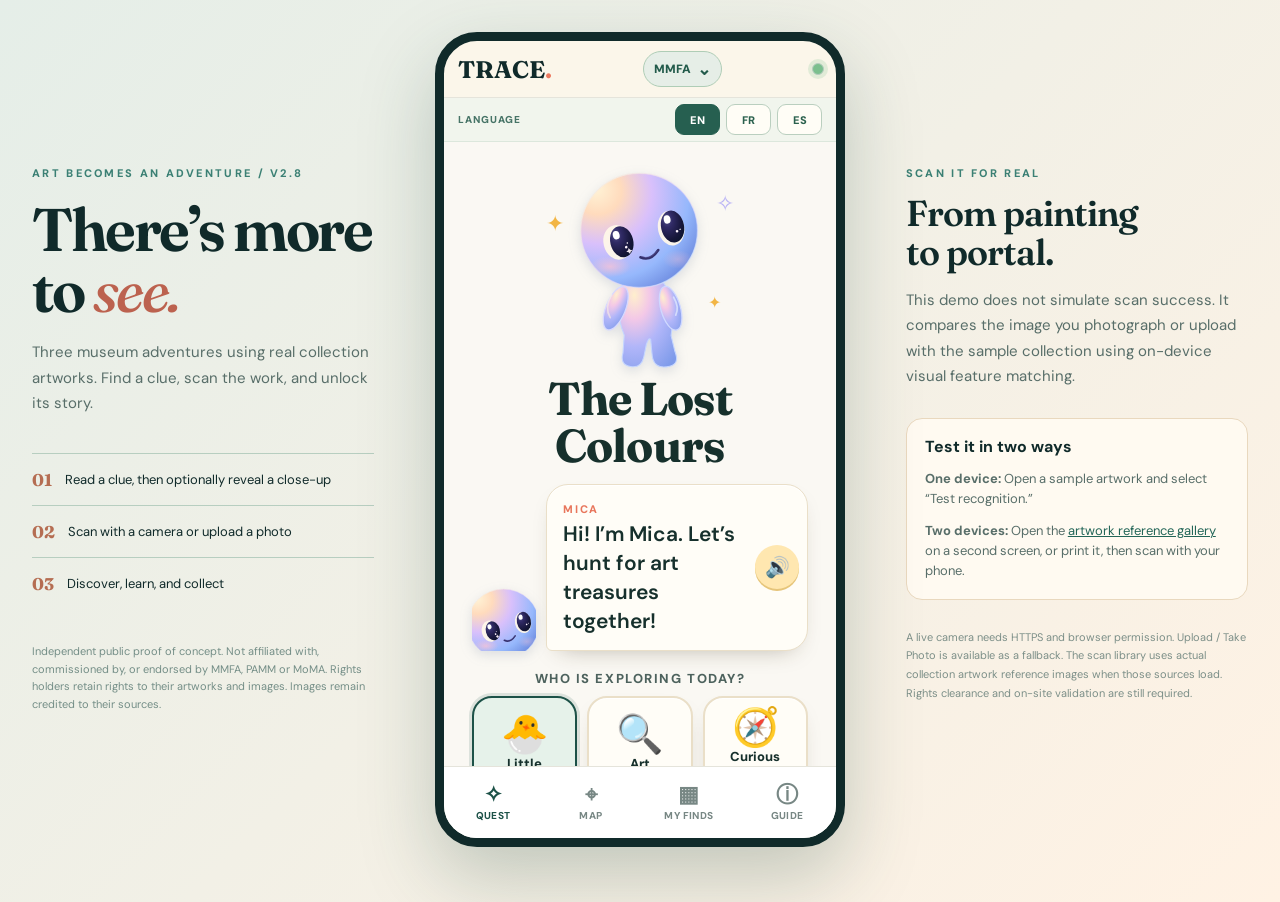
<file: index.html>
<!doctype html><html lang="en"><head><meta charset="utf-8"><meta name="viewport" content="width=device-width,initial-scale=1,viewport-fit=cover"><meta name="theme-color" content="#102a2a"><title>TRACE • Art Adventures (v2.8)</title><meta name="description" content="Art is meant to be explored. Discover artworks with Mica through playful museum adventures."><link rel="canonical" href="https://jamesbenja.github.io/trace-museum-demo/"><meta property="og:type" content="website"><meta property="og:site_name" content="TRACE"><meta property="og:title" content="TRACE | Art is meant to be explored"><meta property="og:description" content="Art is meant to be explored. Discover artworks with Mica through playful museum adventures."><meta property="og:url" content="https://jamesbenja.github.io/trace-museum-demo/"><meta property="og:image" content="https://jamesbenja.github.io/trace-museum-demo/trace-social-preview-starry-night.jpg"><meta property="og:image:secure_url" content="https://jamesbenja.github.io/trace-museum-demo/trace-social-preview-starry-night.jpg"><meta property="og:image:type" content="image/jpeg"><meta property="og:image:width" content="1200"><meta property="og:image:height" content="630"><meta property="og:image:alt" content="Mica flying into a luminous swirling starry-night painting, with the TRACE title and Art is meant to be explored tagline."><meta name="twitter:card" content="summary_large_image"><meta name="twitter:title" content="TRACE | Art is meant to be explored"><meta name="twitter:description" content="Art is meant to be explored. Discover artworks with Mica through playful museum adventures."><meta name="twitter:image" content="https://jamesbenja.github.io/trace-museum-demo/trace-social-preview-starry-night.jpg"><style>@import url('https://fonts.googleapis.com/css2?family=DM+Sans:wght@400;500;600;700;800&family=Fraunces:opsz,wght@9..144,500..700&display=swap');
:root{--black:#102a2a;--deep:#1a524a;--sage:#dceddd;--lime:#daf0cb;--paper:#faf8f3;--line:#e5e4db;--rust:#ec795f;--muted:#6a7b78;--gold:#ffdc99;--white:#fff}*{box-sizing:border-box}body{background:linear-gradient(135deg,#e5eee8 0,#fff2e4 100%);color:var(--black);font-family:'DM Sans',Arial,sans-serif;margin:0}button,input{font:inherit}button{cursor:pointer;border:0}button:focus-visible,a:focus-visible{outline:3px solid #ffad58;outline-offset:3px}a{color:var(--deep)}.website{max-width:1470px;min-height:100vh;padding:32px 32px 55px;margin:auto;display:grid;grid-template-columns:minmax(0,1fr) 410px minmax(0,1fr);gap:5%;align-items:center}.marketing h1{font:650 clamp(46px,4.7vw,83px)/1.02 'Fraunces',Georgia,serif;letter-spacing:-2.5px;margin:19px 0}.marketing em{font-weight:500;color:#bc624f}.marketing p,.right p{color:#586e69;line-height:1.7;font-size:15px;max-width:420px}.eyebrow{font-size:11px;letter-spacing:2.3px;color:#3b8074;font-weight:800}.how{margin-top:36px}.how div{font-size:13px;border-top:1px solid #b7cec0;padding:15px 0;display:flex;gap:13px;align-items:center}.how span{font:700 17px 'Fraunces',serif;color:#b56d52}.market-foot{color:#748e87;font-size:11px;line-height:1.6;margin-top:34px}.right h2{font:600 36px/1.1 'Fraunces',Georgia,serif;letter-spacing:-1px;margin:14px 0}.sideCard{background:#fffaf1;border:1px solid #e9d8be;border-radius:16px;padding:17px 18px;margin:28px 0}.sideCard p{font-size:13px;margin:12px 0 0;line-height:1.55}.right .fine{font-size:11px;color:#7c8f88}.phone{max-width:410px;width:100%;height:min(815px,95vh);min-height:650px;background:var(--paper);border:9px solid var(--black);border-radius:42px;position:relative;box-shadow:0 30px 75px #224b4040;display:flex;flex-direction:column;overflow:hidden}.top{height:57px;padding:0 21px;border-bottom:1px solid var(--line);flex:0 0 auto;display:flex;align-items:center;justify-content:space-between}.logo{font:700 24px 'Fraunces',serif;background:transparent;color:var(--black);padding:0}.logo span{color:var(--rust)}.status{border-radius:99px;border:1px solid #b6cbbf;padding:6px 9px;color:#276559;font-size:9px;font-weight:800;letter-spacing:.8px}.status.ready{background:#edf9ed}.panel{flex:1;overflow-y:auto;overscroll-behavior:contain;scrollbar-width:thin}.tabs{height:68px;border-top:1px solid var(--line);background:#fff;flex:0 0 auto;display:flex}.tabs button{flex:1;background:none;color:#778784;font-size:10px;font-weight:800;display:flex;flex-direction:column;align-items:center;justify-content:center;gap:3px;letter-spacing:.4px}.tabs button span{font-size:22px;line-height:1.1}.tabs .selected{color:var(--deep)}.padding{padding:22px 23px 30px}.hero{background:var(--lime);padding:26px 24px 25px;position:relative;overflow:hidden}.hero .mini{font-size:10px;letter-spacing:1.9px;font-weight:800;color:#377265}.hero h2{font:640 42px/1.01 'Fraunces',Georgia,serif;letter-spacing:-1.2px;max-width:230px;margin:13px 0 10px;position:relative;z-index:1}.hero p{font-size:12px;color:#3e665c;max-width:230px;line-height:1.6;position:relative;z-index:1;margin:0}.hero .sun{position:absolute;right:-33px;top:29px;border:15px solid #e2bf68;border-radius:50%;height:178px;width:178px;opacity:.7}.hero .leaf{position:absolute;background:#e97e63;border-radius:68% 25% 64% 31%;width:72px;height:120px;transform:rotate(40deg);right:25px;bottom:-27px}.venueSelect{display:flex;gap:6px;margin:14px 0 0}.venueSelect button{padding:9px 12px;background:#ffffffb0;border:1px solid #bcd7c2;border-radius:9px;color:#245f57;font-weight:800;font-size:10px}.venueSelect button.chosen{background:#225f52;color:white;border-color:#225f52}.progressline{display:flex;justify-content:space-between;gap:10px;color:#6e7c77;font-size:11px;font-weight:800;margin-bottom:8px}.meter{height:7px;background:#e1e9dc;border-radius:30px;overflow:hidden;margin-bottom:24px}.meter span{height:100%;display:block;background:#296d5d;border-radius:30px;transition:width .2s}.sectiontitle{font:640 28px/1.13 'Fraunces',serif;letter-spacing:-.6px;margin:11px 0 10px}.sub{font-size:12px;color:#677973;line-height:1.65;margin:0 0 17px}.button{font-size:13px;font-weight:800;color:white;background:var(--deep);padding:14px 13px;min-height:46px;border-radius:13px;width:100%;display:flex;align-items:center;justify-content:center;gap:7px}.button.ghost{color:var(--deep);background:#e3f0e9}.button.outline{color:var(--deep);background:#fff;border:1px solid #b7cbc0}.button.pink{background:var(--rust);color:#192e2c}.button:disabled{opacity:.55;cursor:default}.button + .button{margin-top:9px}.chapter{background:#fff;border:1px solid var(--line);border-radius:17px;padding:16px;box-shadow:0 8px 17px #274d3710}.chapter small{font-size:10px;letter-spacing:1.3px;color:#277468;font-weight:800}.chapter h3{font:640 24px/1.15 'Fraunces',serif;margin:9px 0 8px}.chapter p{font-size:12px;line-height:1.55;color:#586c65;margin:0}.clueImage{height:200px;border-radius:15px;position:relative;overflow:hidden;background:#ddd;margin:15px 0}.clueImage img{width:100%;height:100%;object-fit:cover;transform:scale(1.85);display:block}.clueImage span{position:absolute;left:10px;bottom:10px;padding:7px 9px;background:#102a2ae3;color:white;border-radius:7px;font-size:10px}.stepTag{font-size:10px;font-weight:800;color:#357969;letter-spacing:1.4px}.hint{border:1px solid #ebd6ab;background:#fff3df;border-radius:12px;padding:12px;margin:14px 0;font-size:12px;line-height:1.6;color:#725d37}.photoTile{width:100%;height:210px;object-fit:cover;border-radius:15px;display:block;background:#cedbd3}.description{background:#f3ecdf;border-radius:14px;padding:16px;margin:17px 0;font-size:12px;line-height:1.7;color:#415b53}.description strong{color:#234c42}.answers button{display:flex;gap:12px;width:100%;border:1px solid #dce2da;border-radius:12px;background:white;text-align:left;margin-top:8px;padding:13px 14px;font-size:12px;font-weight:700;line-height:1.5}.answers button span{color:#398678}.answers button:hover{border-color:#257262}.error{color:#a24d42;font-size:12px;line-height:1.5}.success{border-radius:17px;background:#e0f1d9;padding:27px 20px;text-align:center;margin-bottom:17px}.success i{font-size:45px;font-style:normal}.success h2{font:650 36px 'Fraunces',serif;line-height:1.1;margin:13px 0}.success p{font-size:12px;line-height:1.6;color:#456457}.grid{display:grid;grid-template-columns:repeat(2,1fr);gap:10px;margin:14px 0}.tile{border:1px solid var(--line);background:white;border-radius:12px;overflow:hidden;position:relative}.tile img{width:100%;height:145px;object-fit:cover;display:block}.tile div{padding:8px 9px;font-size:10px;font-weight:800}.tile.locked{opacity:.40}.tiny{font-size:10px;color:#859187;line-height:1.55;margin-top:13px}.scanner{background:#132a29;min-height:100%;display:flex;flex-direction:column;color:white}.scanTop{display:flex;justify-content:space-between;padding:15px 18px;align-items:center}.scanTop h3{font:600 22px 'Fraunces',serif;margin:0}.xBtn{border:1px solid #ffffff50;background:#ffffff1f;color:white;border-radius:50%;height:32px;width:32px}.scanViewport{position:relative;width:100%;aspect-ratio:4/5;max-height:440px;overflow:hidden;background:#263b3b;display:flex;align-items:center;justify-content:center}.scanViewport video{width:100%;height:100%;object-fit:cover}.scanViewport .reticle{pointer-events:none;position:absolute;inset:14% 12%;border:2px solid #fbe2acaa;border-radius:18px;box-shadow:0 0 0 500px #0c23255a}.reticle::before{content:'CENTER THE ARTWORK INSIDE THE FRAME';position:absolute;bottom:-29px;left:0;width:100%;font-size:9px;letter-spacing:1px;text-align:center;color:#ffefc8;font-weight:800}.scanBottom{padding:17px;display:flex;flex-direction:column;gap:10px;align-items:center}.shutter{height:68px;width:68px;background:white;border:7px solid #cfded7;box-shadow:0 0 0 4px #fff4;border-radius:50%}.shutter:disabled{opacity:.5}.scanBottom .button{max-width:280px;background:#335951;color:white;border:1px solid #67877b}.scannerNote{font-size:11px;color:#c8dcd6;line-height:1.55;text-align:center;max-width:300px;margin:6px auto}.loading{display:flex;flex-direction:column;align-items:center;justify-content:center;padding:60px 22px;text-align:center}.loading h2{font:640 25px 'Fraunces',serif}.loading p{font-size:12px;color:var(--muted);line-height:1.6}.spinner{width:34px;height:34px;border:4px solid #dde6dd;border-top-color:#286a56;border-radius:50%;animation:spin 1s linear infinite}@keyframes spin{to{transform:rotate(360deg)}}.scanResult{padding:25px 22px}.resultPreview{width:100%;max-height:235px;object-fit:cover;border-radius:12px}.resultStamp{font-size:11px;font-weight:800;color:#2b7560;letter-spacing:1px}.scanResult h2{font:650 30px 'Fraunces',serif;margin:8px 0}.scanResult p{font-size:12px;color:#5b6f69;line-height:1.7}.quality{font-size:10px;color:#729388;background:#e6f2e7;border-radius:8px;padding:8px;display:block;margin:9px 0 18px}.sampleWall{display:flex;gap:11px;overflow-x:auto;margin:15px -23px;padding:0 23px 12px;scroll-snap-type:x mandatory}.sample{min-width:142px;width:142px;border:1px solid #d8dfd6;border-radius:13px;overflow:hidden;background:white;scroll-snap-align:start}.sample img{width:100%;height:160px;object-fit:cover;display:block}.sample div{padding:9px;font-size:11px;font-weight:800}.sample button{background:var(--sage);font-size:10px;padding:10px 8px;width:100%;color:#236256;font-weight:800}.photoThumb{height:125px;object-fit:cover;border-radius:8px;width:100%;display:block;margin-top:9px}.privacy{margin-top:14px;border-top:1px solid #d8e3da;padding-top:14px;font-size:11px;color:#73827b;line-height:1.6}input[type=file]{position:absolute;clip:rect(0,0,0,0);width:1px;height:1px;overflow:hidden}.scanPhotoActions{display:flex;gap:8px;width:100%;max-width:300px}.scanPhotoActions>label{flex:1;min-width:0;display:flex;align-items:center;justify-content:center;min-height:46px;font-size:12px;padding:9px 7px;cursor:pointer}.scanPhotoActions .fileTrigger.dark{max-width:none;width:auto}.scanPhotoActions label:focus-within{outline:3px solid #ffd58f;outline-offset:2px}.scanPhotoActions.tq-photo-button{max-width:none}.scanPhotoActions.tq-photo-button>label{padding:12px 7px;text-align:center}.fileTrigger{display:block;text-align:center;cursor:pointer;font-size:13px;font-weight:800;padding:12px;border:1px solid #bfd2c9;border-radius:12px;background:#eef6ec;color:#1c6a5b}.fileTrigger.dark{background:#284e4a;border-color:#537e72;color:white;width:100%;max-width:280px}.hide{display:none!important}
@media(max-width:1050px){.website{grid-template-columns:minmax(0,1fr) 410px;gap:30px}.right{display:none}}@media(max-width:730px){body{background:var(--paper)}.website{padding:0;display:block;min-height:100vh}.marketing,.right{display:none}.phone{border:0;border-radius:0;max-width:100%;width:100%;height:100dvh;min-height:550px;box-shadow:none}.clueImage{height:230px}.scanViewport{max-height:calc(100dvh - 265px)}.photoTile{height:235px}}@media(prefers-reduced-motion:reduce){.spinner{animation:none}}

.sourceLink{display:block;text-align:center;font-size:10px;padding:8px;color:#3d7065;background:#fff;text-decoration:underline}.sourceCard{background:#fff;border:1px solid #deded8;border-radius:15px;margin:16px 0;overflow:hidden}.sourceCard>img{display:block;width:100%;max-height:320px;object-fit:contain;background:#f2efe7}.sourceCard>div{padding:15px}.sourceCard p{font-size:12px;color:#6b7d74}.sourceCard a{font-size:12px}.sourceCard .button{margin-top:12px}.refRow{display:flex;justify-content:space-between;align-items:center;border-bottom:1px solid #e3e3df;padding:13px 0;gap:8px}.refRow span{font-size:11px;line-height:1.6}.refRow small{display:block;color:#778e85;font-size:9px}.refUpload{position:relative;display:block;background:#e0ede4;border-radius:7px;padding:8px;color:#315f51;font-size:9px;white-space:nowrap;cursor:pointer}.sample button:disabled{opacity:.45;cursor:not-allowed}
.sideLink{border:0;padding:0;background:none;font-size:inherit;color:#236658;text-decoration:underline;display:inline} .sourceCard strong{font-size:14px}
.missing-image{min-height:100px;padding:18px;background:#e7e9e1;color:#3a625c;font:600 12px/1.5 Arial,sans-serif;text-align:center;display:grid;place-items:center}.missing-image::before{content:'◌';font-size:28px;display:block}
/* TRACE v0.7 playable adventure and institutional demo */
.tabs button{font-size:9px}.tabs button span{font-size:20px}
.v7-intro{background:radial-gradient(circle at 90% 20%,#fce1a8 0,transparent 37%),linear-gradient(145deg,#dfeddf,#fbf4df);padding:27px 23px 24px;overflow:hidden}
.v7-tag{font-size:10px;letter-spacing:1.7px;font-weight:800;color:#34776d}
.v7-intro h2{font:650 43px/1.04 'Fraunces',Georgia,serif;letter-spacing:-1.5px;margin:15px 0;color:#12372f}
.v7-intro p{font-size:13px;line-height:1.65;color:#496a5e}
.v7-orbit{display:flex;align-items:center;gap:8px;margin:20px 0 12px}
.v7-orbit span{width:46px;height:46px;background:#f9f7eb;border:2px solid #d1a667;display:grid;place-items:center;border-radius:50%;font-size:21px;box-shadow:0 6px 17px #ac89402a}
.v7-language{display:flex;gap:5px;margin:13px 0 0}
.v7-language button{border:1px solid #bad1c6;border-radius:8px;background:#f6faf6;padding:7px 11px;font-size:11px;color:#255b50;font-weight:800}
.v7-language button.active{background:#1b574d;color:white}
.v7-panel{padding:20px 22px 28px}
.v7-quest{background:white;border:1px solid #e3dfd0;border-radius:17px;padding:16px;margin:17px 0;box-shadow:0 7px 25px #27432b0b}
.v7-quest p{font-size:13px;line-height:1.65;color:#506b5e}
.v7-fragment{height:236px;position:relative;background:#e0dacb;border-radius:18px;overflow:hidden;margin:16px 0}
.v7-fragment img{width:100%;height:100%;object-fit:cover;transform:scale(2.7)}
.v7-fragment .v7-cover{position:absolute;bottom:0;left:0;right:0;padding:23px 12px 12px;background:linear-gradient(transparent,#152c28db);font-size:10px;letter-spacing:1px;color:#fff}
.v7-power{display:flex;gap:7px;margin:15px 0;flex-wrap:wrap}
.v7-power span{padding:8px 11px;border:1px solid #d9d7c7;background:#f7f6ea;color:#668176;border-radius:99px;font-size:10px;font-weight:800}
.v7-power span.earned{background:#205c50;color:white;border-color:#205c50}
.v7-reveal{background:#102d29;color:white;min-height:510px;padding:24px 23px 29px;position:relative;overflow:hidden;text-align:center}
.v7-reveal .v7-burst{position:absolute;inset:-80px;background:repeating-conic-gradient(from 5deg,#f4d59718 0deg 13deg,transparent 13deg 29deg);animation:traceSpin 18s linear infinite}
.v7-reveal>div{position:relative;z-index:1}
.v7-reveal h2{font:650 37px/1.06 'Fraunces',Georgia,serif;margin:12px 0}
.v7-reveal p{font-size:12px;color:#d1e8dc;line-height:1.55}
.v7-reveal-art{height:250px;margin:18px 0;border:5px solid #f2d9a0;border-radius:11px;overflow:hidden;box-shadow:0 10px 32px #0008;position:relative}
.v7-reveal-art img{width:100%;height:100%;object-fit:cover;animation:traceReveal 2s cubic-bezier(.15,.9,.14,1) both;object-position:center}
.v7-reveal-art:after{content:'✧';color:#fce6a3;font-size:42px;text-shadow:0 0 28px #ffeaa1;position:absolute;right:14px;top:12px;animation:traceGlow 1.8s ease-in-out infinite alternate}
.v7-reveal .button{background:#f2dfb3;color:#173d33}
@keyframes traceSpin{to{transform:rotate(360deg)}}@keyframes traceGlow{from{opacity:.35;transform:scale(.85)}to{opacity:1;transform:scale(1.1)}}@keyframes traceReveal{from{opacity:.1;transform:scale(2.1);filter:blur(7px)}to{opacity:1;transform:scale(1);filter:blur(0)}}
.v7-story{background:#f2ecdf;border-radius:17px;padding:18px;margin:16px 0;border-left:5px solid #bb704f}
.v7-story h3{font:650 24px/1.15 'Fraunces',Georgia,serif;margin:0 0 12px}
.v7-story p{font-size:13px;line-height:1.7;margin:0;color:#425f55}
.v7-puzzle{background:#f6f2e7;border-radius:17px;padding:18px;margin:16px 0}
.v7-puzzle h3{font:650 23px/1.2 'Fraunces',serif;margin:7px 0 11px}
.v7-options{display:grid;grid-template-columns:repeat(3,minmax(0,1fr));gap:8px}
.v7-options button{min-height:125px;border:2px solid #d6ddd2;border-radius:13px;background:white;padding:12px 5px;display:flex;align-items:center;justify-content:center;flex-direction:column;gap:8px;color:#174f43}
.v7-options button:focus-visible{border-color:#126e62}
.v7-options button b{font-size:30px;line-height:1.1}
.v7-options button span{font-size:11px;line-height:1.3;font-weight:800}
.v7-error{background:#fce4de;color:#8a4335;padding:11px;border-radius:10px;font-size:12px;margin:12px 0}
.v7-lesson{background:#e2eddc;border-radius:12px;padding:15px;margin:16px 0;color:#315d50;font-size:12px;line-height:1.6}
.v7-stamps{display:flex;gap:10px;justify-content:center;margin:20px auto}
.v7-stamp{height:72px;width:72px;border:2px dashed #be9e64;border-radius:50%;background:#fff8dc;display:flex;align-items:center;justify-content:center;flex-direction:column;box-shadow:0 5px 13px #8d784426}
.v7-stamp b{font-size:28px}.v7-stamp small{font-size:9px;font-weight:800}
.v7-stamp.ghost{opacity:.35;filter:grayscale(1)}
.v7-complete{background:radial-gradient(circle at top,#f4da9e 0,#f8f2df 45%,#e4eee4 100%);padding:29px 22px;border-radius:18px;text-align:center}
.v7-complete h2{font:650 39px/1.06 'Fraunces',serif}
.v7-complete p{font-size:13px;line-height:1.65;color:#466457}
.v7-passport{background:#f7f0dc;border:2px solid #bba57d;border-radius:17px;padding:19px;box-shadow:0 10px 24px #49412a16}
.v7-passport h2{font:650 29px 'Fraunces',serif;margin:9px 0}
.v7-passport-item{display:flex;gap:13px;border-top:1px solid #dacba9;padding:14px 0;align-items:center}
.v7-passport-item img{width:67px;height:79px;object-fit:cover;border-radius:7px}
.v7-passport-item strong{font-size:12px}.v7-passport-item p{font-size:10px;line-height:1.45;color:#63736a;margin:4px 0}
.v7-cms{border:1px solid #d9e4dc;background:white;border-radius:16px;padding:17px;margin:15px 0}
.v7-cms h3{font:650 20px 'Fraunces',serif;margin:3px 0 8px}
.v7-cms p,.v7-cms li{font-size:12px;line-height:1.6;color:#536961}
.v7-kpis{display:grid;grid-template-columns:repeat(2,1fr);gap:9px}
.v7-kpis div{border-radius:12px;background:#e9f0e5;padding:13px}
.v7-kpis b{font:650 23px 'Fraunces',serif;display:block}.v7-kpis small{font-size:10px;color:#537668}
.v7-cms-row{display:flex;justify-content:space-between;align-items:center;gap:12px;padding:11px 0;border-top:1px solid #e7ebe3}
.v7-cms-row span{font-size:12px}.v7-cms-row small{display:block;color:#82958b;font-size:10px}
.v7-cms-row button{padding:8px 11px;border-radius:9px;background:#ddede2;color:#245a4e;font-size:11px;font-weight:800;white-space:nowrap}
.v7-cms-row button.off{background:#f2e3d4;color:#815a48}
.v7-notice{font-size:11px;background:#ffefd3;color:#725835;border-radius:11px;padding:13px;line-height:1.6}
@media(prefers-reduced-motion:reduce){.v7-reveal-art img,.v7-reveal .v7-burst,.v7-reveal-art:after{animation:none}}
.tabs button{font-size:9px;letter-spacing:0}.tabs button span{font-size:19px}.trace-map-works{display:grid;grid-template-columns:repeat(3,minmax(0,1fr));gap:7px;margin:16px 0}.trace-map-works button{min-height:76px;border:2px solid #d3e1d7;border-radius:12px;background:#edf3eb;color:#255e52;display:flex;flex-direction:column;align-items:center;justify-content:center;padding:6px}.trace-map-works button.selected{border-color:#24745d;background:#dbead6}.trace-map-works b{font-size:25px}.trace-map-works small{font-size:10px;font-weight:800;margin-top:5px}.trace-map-card{background:#fff;border:1px solid #dbe5dd;border-radius:16px;padding:19px}.trace-map-card h3{font:650 25px 'Fraunces',serif;margin:0 0 9px}.trace-map-card>p{font-size:12px;color:#62766d;margin:0 0 15px}.trace-map-steps{border-top:1px solid #e2e9e0;padding-top:8px}.trace-map-steps>div{display:flex;gap:12px;margin:13px 0}.trace-map-steps b{background:#245f51;min-width:28px;height:28px;border-radius:100%;color:white;display:grid;place-items:center;font-size:12px}.trace-map-steps span{font-size:12px;font-weight:800;line-height:1.5}.trace-map-steps small{font-size:11px;color:#577368;display:block;font-weight:500}.trace-map-steps em{font-weight:500;color:#956e43;font-size:10px;display:block;margin-top:3px}.trace-map-illustration{display:grid;grid-template-columns:1fr 1fr;gap:7px;padding:12px;background:#e5ede5;border:2px dashed #b4c8b7;border-radius:14px;margin-top:13px}.trace-map-illustration>div{border:1px solid #a9c1b4;border-radius:8px;background:#f9fbf8;display:grid;place-items:center;min-height:55px;text-align:center;padding:5px;font-size:10px;color:#35665a;font-weight:800}.trace-map-input{display:block;border-bottom:1px solid #e1e8df;padding:9px 0}.trace-map-input b{font-size:12px}.trace-map-input input{display:block;width:100%;padding:11px;margin-top:8px;border-radius:9px;border:1px solid #c4d7ca;background:#f7faf5;color:#23493c}
/* Solved artwork re-visit feature. Never modifies quest stage or current chapter. */
.v9-previous{background:#e9f2e7;border:1px solid #c7dccd;border-radius:15px;padding:14px;margin:17px 0}
.v9-previous-list{display:flex;gap:9px;overflow-x:auto;margin:10px -2px 0;padding:3px 2px}
.v9-previous-list button{min-width:93px;max-width:132px;flex:1;min-height:72px;background:#fff;color:#245e52;border:1px solid #cbded2;border-radius:12px;padding:8px 7px;text-align:center}
.v9-previous-list span{display:block;font-size:24px}.v9-previous-list small{display:block;font-weight:800;font-size:10px;margin-top:3px}
.v9-passport-open{color:#1e6857;font-weight:800;font-size:11px;border:1px solid #c4dccc;background:#e9f4e9;padding:9px;border-radius:8px;margin-top:8px;text-align:left}
.v9-review-hero{border-radius:17px;overflow:hidden;background:#1a3d34;color:white;margin:15px 0}
.v9-review-hero img{width:100%;height:270px;object-fit:contain;background:#e4e3d9;display:block}
.v9-review-hero>div{padding:16px 18px}.v9-review-hero span{color:#f3dfad;font-size:11px;font-weight:800;letter-spacing:.6px}
.v9-review-hero h3{font:650 23px/1.2 'Fraunces',Georgia,serif;margin:8px 0}.v9-review-hero p{font-size:11px;color:#d1e2d8;margin:0}
.v9-review-photo{padding:13px;background:#e9f0e8;border-radius:14px;margin:14px 0}.v9-review-photo img{display:block;width:100%;max-height:290px;object-fit:contain;border-radius:9px;margin-top:11px}
.v9-replay{background:#f5f0e4;border-radius:17px;padding:17px;margin:15px 0}.v9-replay h3{font:650 20px/1.3 'Fraunces',serif;margin:9px 0 13px}
.v9-replay .v7-options button.v9-chosen{border-color:#1e725e;background:#e1f1e4}
.v9-feedback{font-size:12px;color:#985037;background:#f9e6d9;border-radius:9px;padding:11px;line-height:1.5}.v9-feedback.correct{color:#245d49;background:#deefdb}
.v9-review-nav{display:grid;grid-template-columns:1fr 1fr;gap:8px;margin:17px 0}.v9-review-nav .button{margin:0;font-size:11px}
@media(max-width:380px){.tabs button{font-size:8px}.v9-review-nav{gap:5px}}

/* TRACE v1.3: clearly accessible museum switcher, both adventures kept separately */
.top{gap:7px;padding-left:14px;padding-right:12px}
.top .logo{flex-shrink:0}
.top .status{white-space:nowrap;min-width:0;flex-shrink:1;max-width:155px;overflow:hidden;text-overflow:ellipsis;text-align:center;font-size:8px;letter-spacing:0}
.venueSwitcher{flex-shrink:0;background:#e6eee7;color:#235b4b;border:1px solid #afcdb6;border-radius:999px;min-height:36px;padding:7px 10px;display:flex;align-items:center;gap:6px;font-size:12px;font-weight:850;cursor:pointer}
.venueSwitcher span{font-size:17px;line-height:1}
.venueSwitcher:focus-visible{outline:3px solid #d6ab65;outline-offset:2px}
.venuePicker[hidden]{display:none!important}
.venuePicker{position:fixed;inset:0;z-index:9999;display:grid;align-items:center;justify-items:center;padding:14px}
.venueScrim{position:absolute;inset:0;background:#112b27ba;backdrop-filter:blur(4px)}
.venueDialog{position:relative;z-index:1;width:min(100%,430px);max-height:90dvh;overflow:auto;background:#f9f8f0;border-radius:22px;padding:23px 21px;box-shadow:0 18px 55px #031e1c60}
.venuePickerHeading{display:flex;gap:10px;align-items:start;justify-content:space-between}
.venuePickerHeading h2{font:650 32px/1.12 'Fraunces',Georgia,serif;margin:8px 0 4px;color:#173f33}
.venuePickerHeading .v7-tag{font-size:10px}
.venueDialog>p{font-size:12px;line-height:1.65;color:#587064}
.venueX{height:37px;min-width:37px;border-radius:50%;border:1px solid #d1dbd1;background:#eef3ea;color:#1a5143;font-size:16px}
.venueCards{display:grid;gap:12px;margin:19px 0}
.venueCards>button{border:2px solid #d3dfd2;border-radius:16px;background:white;display:flex;align-items:center;text-align:left;gap:12px;min-height:96px;padding:14px 13px;color:#194c3b;width:100%}
.venueCards>button.isCurrent{border-color:#287660;background:#e3f0e1}
.venueCards>button:focus-visible{outline:3px solid #ddb77b;outline-offset:2px}
.venueCardIcon{font-size:29px;display:grid;place-items:center;width:49px;height:49px;background:#f3e7ce;border-radius:50%}
.venueCardCopy{flex:1;display:grid;gap:3px}
.venueCardCopy strong{font:650 19px 'Fraunces',Georgia,serif}
.venueCardCopy small{color:#587365;font-size:11px}
.venueCardArrow{font-size:29px;color:#53806d}
.venueNote{background:#f5e9d1;border-radius:11px;padding:10px}
.restartMuseumQuest{display:block;width:100%;min-height:46px;background:#fff8ed;border:1px solid #bf8972;border-radius:12px;color:#844d38;padding:11px 13px;text-align:center;font-size:13px;font-weight:800}
.restartMuseumQuest:hover{background:#ffead9}
.restartMuseumQuest:focus-visible{outline:3px solid #e9ac72;outline-offset:3px}
@media(max-width:375px){.top{padding-left:10px;padding-right:8px;gap:4px}.top .logo{font-size:21px}.top .status{max-width:100px;font-size:7px}.venueSwitcher{padding:6px 8px;font-size:11px}}
/* The mystery image remains hidden until a photo or intentional comparison fallback. */
.t1-hidden-reference{display:flex;flex-direction:column;align-items:center;justify-content:center;gap:9px;background:radial-gradient(circle at 50% 35%,#e9e8ca,#d9e9df 65%,#bcd4c9);border:2px dashed #8bab9b;text-align:center}
.t1-hidden-reference .t1-hidden-symbol{font-size:85px;line-height:1;color:#497e70;filter:drop-shadow(0 8px 10px #40645744)}
.t1-hidden-reference p{font-size:11px;letter-spacing:1.5px;color:#2c6757;font-weight:900;margin:0 10px 27px}
.tq-photo-first .tq-capture-zone{position:relative;min-height:215px;display:grid;place-items:center;background:#eef3e9;border:2px dashed #99bca9;border-radius:16px;margin:15px 0;overflow:hidden}
.tq-capture-zone>img{width:100%;max-height:340px;object-fit:contain}
.tq-capture-zone>span{position:absolute;bottom:0;left:0;right:0;background:#183d35dd;color:white;text-align:center;font-size:10px;letter-spacing:1px;padding:8px}
.tq-placeholder{display:flex;flex-direction:column;gap:8px;align-items:center;color:#52776a}
.tq-placeholder b{font-size:58px}.tq-placeholder strong{font-size:12px;letter-spacing:.9px}.tq-placeholder small{font-size:11px}
.tq-photo-button{margin:14px 0 12px}
.tq-locked-passport{min-width:72px;min-height:86px;display:grid;place-items:center;border-radius:11px;background:radial-gradient(circle,#dcebdc,#bdcfc7);color:#427764;font:700 42px Georgia,serif;margin:0 8px 0 0}
@media(prefers-reduced-motion:reduce){.t1-hidden-reference .t1-hidden-symbol{animation:none}}
/* Always-on language picker visible in every visitor and curator screen */
.trace-language-bar{display:flex;align-items:center;justify-content:flex-end;gap:6px;background:#f1f5ed;border-bottom:1px solid #dce7dc;padding:6px 14px;min-height:43px}
.trace-language-bar>span{font-size:10px;letter-spacing:.9px;font-weight:850;color:#477467;margin-right:auto}
.trace-language-bar button{min-width:45px;min-height:31px;border:1px solid #bacfbf;background:#fffdf6;color:#2b614e;border-radius:9px;font-size:11px;font-weight:850}
.trace-language-bar button.active{background:#265f50;color:#fff;border-color:#265f50}
.trace-language-bar button:focus-visible{outline:3px solid #e9ac72;outline-offset:2px}
@media(max-width:375px){.trace-language-bar{gap:4px;padding:5px 9px}.trace-language-bar button{min-width:41px}}
</style><link rel="stylesheet" href="trace-v1.css?v=7"><link rel="stylesheet" href="trace-detail-reveal.css?v=1"><link rel="stylesheet" href="trace-welcome.css?v=1"><link rel="stylesheet" href="trace-coop.css?v=3"><link rel="stylesheet" href="trace-bonus.css?v=1"><link rel="stylesheet" href="trace-extra.css?v=3"><link rel="stylesheet" href="trace-pamm-games.css?v=1"><link rel="stylesheet" href="trace-mmfa-games.css?v=4"><link rel="stylesheet" href="trace-moma-games.css?v=5"><link rel="stylesheet" href="trace-routing.css?v=4"><link rel="stylesheet" href="trace-wayfinder.css?v=8"><link rel="stylesheet" href="trace-auth.css?v=4"><link rel="stylesheet" href="trace-mica.css?v=3"><link rel="stylesheet" href="trace-tablet.css?v=1"><link rel="stylesheet" href="trace-explorer.css?v=2"></head>
<body>
<div class="website">
  <aside class="marketing"><div class="eyebrow">ART BECOMES AN ADVENTURE / V2.8</div><h1>There’s more<br>to <em>see.</em></h1><p>Three museum adventures using real collection artworks. Find a clue, scan the work, and unlock its story.</p><div class="how"><div><span>01</span> Read a clue, then optionally reveal a close-up</div><div><span>02</span> Scan with a camera or upload a photo</div><div><span>03</span> Discover, learn, and collect</div></div><div class="market-foot">Independent public proof of concept. Not affiliated with, commissioned by, or endorsed by MMFA, PAMM or MoMA. Rights holders retain rights to their artworks and images. Images remain credited to their sources.</div></aside>
  <main class="phone"><header class="top"><button id="logo" class="logo">TRACE<span>.</span></button><button type="button" id="venueSwitcher" class="venueSwitcher" data-action="venue-picker" aria-label="Switch museum" aria-haspopup="dialog" aria-controls="venuePicker" aria-expanded="false">MMFA <span aria-hidden="true">⌄</span></button><span id="status" class="status">LOADING SCANNER</span></header><div class="trace-language-bar" role="group" aria-label="App language"><span>LANGUAGE</span><button data-trace-lang="en" type="button" aria-pressed="true">EN</button><button data-trace-lang="fr" type="button" aria-pressed="false">FR</button><button data-trace-lang="es" type="button" aria-pressed="false">ES</button></div>
<div id="venuePicker" class="venuePicker" hidden>
  <div class="venueScrim" data-action="venue-close"></div>
  <section class="venueDialog" role="dialog" aria-modal="true" aria-labelledby="venuePickerTitle">
   <div class="venuePickerHeading"><div><div class="v7-tag">TRACE · EXPLORE THE COLLECTIONS</div><h2 id="venuePickerTitle">Choose a museum</h2></div><button type="button" class="venueX" data-action="venue-close" aria-label="Close museum selector">✕</button></div>
   <p>Switch adventures at any time. Your completed artworks and saved discoveries stay with each museum.</p>
   <div class="venueCards">
    <button type="button" data-venue="mmfa"><span class="venueCardIcon">✺</span><span class="venueCardCopy"><strong>Montréal · MMFA</strong><small>The Lost Colours</small><small id="mmfaSavedCount">0 of 8 discoveries</small></span><span class="venueCardArrow">›</span></button>
    <button type="button" data-venue="pamm"><span class="venueCardIcon">◉</span><span class="venueCardCopy"><strong>Miami · PAMM</strong><small>The Hidden Signals</small><small id="pammSavedCount">0 of 8 discoveries</small></span><span class="venueCardArrow">›</span></button>
   <button type="button" data-venue="moma"><span class="venueCardIcon">✦</span><span class="venueCardCopy"><strong>New York · MoMA</strong><small>The Moving Imagination</small><small id="momaSavedCount">0 of 8 discoveries</small></span><span class="venueCardArrow">›</span></button></div><button type="button" id="restartMuseumQuest" class="restartMuseumQuest" data-action="reset">↻ Restart this museum quest</button><p class="venueNote">Restart clears only your discoveries in the currently selected museum. Artwork locations and display status require confirmation by each museum.</p>
  </section>
</div><div class="panel" id="view"><div class="loading"><div class="spinner"></div><h2>Preparing the collection...</h2><p>All artwork matching happens privately on your device.</p></div></div><nav class="tabs"><button data-tab="quest" class="selected"><span>✧</span>QUEST</button><button data-tab="map"><span>⌖</span>MAP</button><button data-tab="album"><span>▦</span>MY FINDS</button><button data-tab="guide"><span>ⓘ</span>GUIDE</button><button data-tab="museum"><span>▤</span>MUSEUM</button></nav></main>
  <aside class="right"><div class="eyebrow">SCAN IT FOR REAL</div><h2>From painting<br>to portal.</h2><p>This demo does not simulate scan success. It compares the image you photograph or upload with the sample collection using on-device visual feature matching.</p><div class="sideCard"><strong>Test it in two ways</strong><p><b>One device:</b> Open a sample artwork and select “Test recognition.”</p><p><b>Two devices:</b> Open the <button class="sideLink" data-action="targets">artwork reference gallery</button> on a second screen, or print it, then scan with your phone.</p></div><p class="fine">A live camera needs HTTPS and browser permission. Upload / Take Photo is available as a fallback. The scan library uses actual collection artwork reference images when those sources load. Rights clearance and on-site validation are still required.</p></aside>
</div>
<script src="trace-moma-data.js?v=1"></script><script src="trace-gallery-signatures.js?v=4"></script><script>/* TRACE artwork recognition proof of concept. Runs entirely in the browser.
 * Harris-style local interest points + orientation-normalized binary comparisons,
 * nearest-neighbor Hamming matching + scale/rotation consensus (similarity RANSAC).
 * Closed-set only: museum collection images available in the current demo. Not arbitrary art.
 */
const SIZE=440, NPOINTS=210;
const pairs=[];let seed=15631;
function rand(){seed=(Math.imul(1664525,seed)+1013904223)>>>0;return seed/4294967296}
for(let i=0;i<192;i++){
 const theta=rand()*Math.PI*2,r=Math.sqrt(rand())*15;
 const theta2=rand()*Math.PI*2,r2=Math.sqrt(rand())*15;
 pairs.push([r*Math.cos(theta),r*Math.sin(theta),r2*Math.cos(theta2),r2*Math.sin(theta2)]);
}
function canvasData(src){if(src.traceGray)return {w:src.w,h:src.h,g:src.traceGray,rgb:src.traceRGB};const w=src.videoWidth||src.naturalWidth||src.width,h=src.videoHeight||src.naturalHeight||src.height;
 if(!w||!h)throw Error('Image is not ready');const scale=Math.min(SIZE/Math.max(w,h),1.5),nw=Math.max(1,Math.round(w*scale)),nh=Math.max(1,Math.round(h*scale));
 const cv=document.createElement('canvas');cv.width=nw;cv.height=nh;const ctx=cv.getContext('2d',{willReadFrequently:true});ctx.drawImage(src,0,0,nw,nh);const data=ctx.getImageData(0,0,nw,nh).data;const g=new Float32Array(nw*nh),rgb=new Uint8Array(nw*nh*3);
 for(let i=0,j=0;i<data.length;i+=4,j++){g[j]=data[i]*.299+data[i+1]*.587+data[i+2]*.114;rgb[j*3]=data[i];rgb[j*3+1]=data[i+1];rgb[j*3+2]=data[i+2]}return {w:nw,h:nh,g,rgb}
}
function sample(g,w,h,x,y){const px=Math.min(w-1,Math.max(0,Math.round(x)));const py=Math.min(h-1,Math.max(0,Math.round(y)));return g[py*w+px]}
function bitcount(n){n-=((n>>>1)&0x55555555);n=(n&0x33333333)+((n>>>2)&0x33333333);return ((((n+(n>>>4))&0x0f0f0f0f)*0x01010101)>>>24)}
function featureData(src){const {w,h,g,rgb}=canvasData(src),gx=new Float32Array(w*h),gy=new Float32Array(w*h);
 for(let y=1;y<h-1;y++)for(let x=1;x<w-1;x++){const k=y*w+x;gx[k]=g[k+1]-g[k-1];gy[k]=g[k+w]-g[k-w]}
 const candidates=[];
 for(let y=23;y<h-23;y+=3)for(let x=23;x<w-23;x+=3){let a=0,b=0,c=0;
  for(let oy=-2;oy<=2;oy++)for(let ox=-2;ox<=2;ox++){let k=(y+oy)*w+x+ox,X=gx[k],Y=gy[k];a+=X*X;b+=X*Y;c+=Y*Y}
  const score=(a*c-b*b)-.045*(a+c)*(a+c);
  if(score>110000)candidates.push({x,y,score});
 }
 candidates.sort((a,b)=>b.score-a.score);
 const selected=[],cell=14,grid=new Set();
 for(const p of candidates){const ix=Math.floor(p.x/cell),iy=Math.floor(p.y/cell);let blocked=false;
  for(let yy=iy-1;yy<=iy+1;yy++)for(let xx=ix-1;xx<=ix+1;xx++)if(grid.has(xx+','+yy)){blocked=true;break}
  if(blocked)continue;selected.push(p);grid.add(ix+','+iy);if(selected.length>=NPOINTS)break;
 }
 const feats=[];
 for(const p of selected){let ax=0,ay=0;for(let j=-8;j<=8;j+=2)for(let i=-8;i<=8;i+=2){let k=(p.y+j)*w+p.x+i;ax+=gx[k];ay+=gy[k]}
  const angle=Math.atan2(ay,ax),cs=Math.cos(angle),sn=Math.sin(angle);
  for(const radiusScale of [.76,1,1.35]){
   const bits=new Uint32Array(6);for(let n=0;n<192;n++){
    const [x1,y1,x2,y2]=pairs[n];let u=x1*radiusScale,v=y1*radiusScale;
    const t1=sample(g,w,h,p.x+u*cs-v*sn,p.y+u*sn+v*cs);u=x2*radiusScale;v=y2*radiusScale;
    const t2=sample(g,w,h,p.x+u*cs-v*sn,p.y+u*sn+v*cs);
    if(t1<t2)bits[n>>>5]|=(1<<(n&31));
   }feats.push({x:p.x,y:p.y,bits})
  }
 }
 return {w,h,features:feats,corners:selected.length,rgb};
}
function distance(a,b,abort=192){let n=0;for(let i=0;i<6;i++){n+=bitcount(a[i]^b[i]);if(n>abort)return n}return n}
// Compare the ARTWORK region, not a square crop of the entire camera frame.
// A phone photo often contains wall/mat/screen around a tall or wide painting.
function colorDescriptor(src,x=0,y=0,cropW=1,cropH=cropW,cols=20,rows=25){
 const W=src.w,H=src.h,C=src.rgb,n=cols*rows,values=[new Float32Array(n),new Float32Array(n),new Float32Array(n)];
 if(!C)return null;let means=[0,0,0];
 for(let yy=0;yy<rows;yy++)for(let xx=0;xx<cols;xx++){
  const i=yy*cols+xx;
  for(let sy=0;sy<2;sy++)for(let sx=0;sx<2;sx++){
   const px=Math.min(W-1,Math.max(0,Math.floor((x+(xx+(sx+.5)/2)*cropW/cols)*W)));
   const py=Math.min(H-1,Math.max(0,Math.floor((y+(yy+(sy+.5)/2)*cropH/rows)*H)));
   const k=(py*W+px)*3;
   for(let ch=0;ch<3;ch++)values[ch][i]+=C[k+ch]/4;
  }
  for(let ch=0;ch<3;ch++)means[ch]+=values[ch][i];
 }
 const chroma=means.map(m=>m/(means[0]+means[1]+means[2]+1e-6));
 for(let ch=0;ch<3;ch++){
  let norm=0;for(let i=0;i<n;i++){values[ch][i]-=means[ch]/n;norm+=values[ch][i]**2}
  norm=Math.sqrt(norm)||1;for(let i=0;i<n;i++)values[ch][i]/=norm;
 }return {values,chroma};
}
function colorScore(ref,q){if(!ref||!q)return -1;let corr=0;for(let ch=0;ch<3;ch++){
 const r=ref.values[ch],a=q.values[ch];if(r.length!==a.length)return -1;for(let i=0;i<r.length;i++)corr+=r[i]*a[i];
 }corr/=3;let diff=0;for(let ch=0;ch<3;ch++)diff+=Math.abs(q.chroma[ch]-ref.chroma[ch]);
 return corr-2*diff;
}
function compareColor(query,refs=library){
 const records=[];
 for(const ref of refs){
  let best=-100,bestBox=null;
  // Preserve the reference artwork's aspect ratio as the camera frame changes.
  for(const ht of [.26,.32,.37,.43,.49,.57,.65,.75,.86,.95,1]){
   const wd=ht * (query.h/query.w) * (ref.w/ref.h);
   if(wd<.18||wd>1.002)continue;
   const width=Math.min(1,wd),height=ht;
   for(const ox of [-.38,-.19,0,.19,.38])for(const oy of [-.33,0,.33]){
    const x=(1-width)*(.5+ox),y=(1-height)*(.5+oy);
    const d=colorDescriptor(query,x,y,width,height);
    const score=colorScore(ref.color,d);
    if(score>best){best=score;bestBox={x,y,width,height}}
   }
  }
  // Refine the strongest region. A 2% crop size error can destroy the layout
  // correlation even when the correct artwork fills the photograph.
  if(bestBox){
   const ratio=(ref.w/ref.h)*(query.h/query.w);
   for(const step of [.035,.012,.004]){
    const previous=bestBox;
    const cx=previous.x+previous.width/2,cy=previous.y+previous.height/2;
    for(const dh of [-step,0,step]){
     const height=previous.height+dh,width=height*ratio;
     if(height<.23||height>1||width<.13||width>1)continue;
     for(const xx of [-step,0,step])for(const yy of [-step,0,step]){
      const x=cx+xx-width/2,y=cy+yy-height/2;
      if(x<0||y<0||x+width>1.001||y+height>1.001)continue;
      const score=colorScore(ref.color,colorDescriptor(query,x,y,width,height));
      if(score>best){best=score;bestBox={x,y,width,height}}
     }
    }
   }
  }
  records.push({id:ref.id,view:ref.view,colorScore:best,box:bestBox});
 }
 return records.sort((a,b)=>b.colorScore-a.colorScore);
}
// Gallery photographs often place a small painting in a large camera frame.
// First search low-frequency composition, then refine plausible rectangles at
// the full reference resolution. A sparse fine-detail search cannot converge.
function searchGalleryArtwork(query,ref){
 const aspect=(ref.w/ref.h)*(query.h/query.w);
 const coarseRef=ref.coarseColor||colorDescriptor(ref.features,0,0,1,1,7,9);
 const coarse=(b)=>colorScore(coarseRef,colorDescriptor(query,b.x,b.y,b.width,b.height,7,9));
 const proposals=[];
 for(const height of [.23,.27,.31,.35,.39,.44,.49,.55,.62,.7,.79,.89,.98]){
  const width=height*aspect;
  if(width<.13||width>1)continue;
  for(let iy=0;iy<=8;iy++)for(let ix=0;ix<=8;ix++){
   const b={x:(1-width)*ix/8,y:(1-height)*iy/8,width,height};
   proposals.push({box:b,score:coarse(b)});
  }
 }
 proposals.sort((a,b)=>b.score-a.score);
 let best=-100,bestBox=null;
 for(const proposal of proposals.slice(0,16)){
  let box=proposal.box;
  for(const step of [.028,.011,.004]){
   const cx=box.x+box.width/2,cy=box.y+box.height/2;
   let next=box,top=coarse(box);
   for(const dh of [-step,0,step]){
    const height=box.height+dh,width=height*aspect;
    if(height<.2||height>1||width<.12||width>1)continue;
    for(const dx of [-step,0,step])for(const dy of [-step,0,step]){
     const b={x:cx+dx-width/2,y:cy+dy-height/2,width,height};
     if(b.x<0||b.y<0||b.x+width>1||b.y+height>1)continue;
     const score=coarse(b);
     if(score>top){top=score;next=b}
    }
   }
   box=next;
  }
  const full=(b)=>colorScore(ref.color,colorDescriptor(query,b.x,b.y,b.width,b.height));
  let localScore=full(box);
  for(const step of [.012,.004,.0015]){
   const cx=box.x+box.width/2,cy=box.y+box.height/2;
   let next=box;
   for(const dh of [-step,0,step]){
    const height=box.height+dh,width=height*aspect;
    if(height<.2||height>1||width<.12||width>1)continue;
    for(const dx of [-step,0,step])for(const dy of [-step,0,step]){
     const b={x:cx+dx-width/2,y:cy+dy-height/2,width,height};
     if(b.x<0||b.y<0||b.x+width>1||b.y+height>1)continue;
     const score=full(b);
     if(score>localScore){localScore=score;next=b}
    }
   }
   box=next;
  }
  if(localScore>best){best=localScore;bestBox=box}
  if(best>=.8)break;
 }
 return {id:ref.id,colorScore:best,box:bestBox};
}

function getMatches(query,ref,loose=false){const matches=[];
 // Match query features with candidate reference descriptors; use quick confidence cutoff and ratio test.
 for(let i=0;i<query.features.length;i++){
  const a=query.features[i];let best=192,second=192,idx=-1;
  for(let j=0;j<ref.features.length;j++){
   const b=ref.features[j];const d=distance(a.bits,b.bits,Math.min(second,96));
   if(d<best){second=best;best=d;idx=j}else if(d<second && Math.hypot(a.x-b.x,a.y-b.y)>0)second=d;
  }
  if(best<=(loose?67:57) && best<second*(loose?.91:.83)){const b=ref.features[idx];matches.push({qx:a.x,qy:a.y,rx:b.x,ry:b.y,d:best})}
 }
 // 3 different descriptor scales can produce multiple matches for one point.
 matches.sort((a,b)=>a.d-b.d);const unique=[],qIds=new Set(),rIds=new Set();
 for(const m of matches){const q=`${m.qx}|${m.qy}`,r=`${m.rx}|${m.ry}`;if(qIds.has(q)||rIds.has(r))continue;qIds.add(q);rIds.add(r);unique.push(m)}
 return unique;
}
function consensus(ms){if(ms.length<3)return {inliers:0,error:Infinity};
 let top=0,err=Infinity;const max=Math.min(ms.length,38);
 // Query -> reference similarity transform (accounts for framing, scaling, in-plane rotation)
 for(let a=0;a<max;a++)for(let b=a+1;b<max;b++){
  const A=ms[a],B=ms[b],dx=B.qx-A.qx,dy=B.qy-A.qy,den=dx*dx+dy*dy;if(den<350)continue;
  const drx=B.rx-A.rx,dry=B.ry-A.ry,aa=(drx*dx+dry*dy)/den,bb=(dry*dx-drx*dy)/den;
  const scale=Math.hypot(aa,bb);if(scale<.35||scale>4)continue;
  const tx=A.rx-aa*A.qx+bb*A.qy,ty=A.ry-bb*A.qx-aa*A.qy;
  let count=0,error=0;
  for(const m of ms){const ex=aa*m.qx-bb*m.qy+tx-m.rx,ey=bb*m.qx+aa*m.qy+ty-m.ry;
   const e=Math.hypot(ex,ey);if(e<15){count++;error+=e}}
  if(count>top||(count===top&&error<err)){top=count;err=error}
 }
 return {inliers:top,error:err};
}
let library=[];
async function prepareLibrary(items){
 const nextLibrary=[];
 for(const it of items){
  const images=[it.reference,...(it.referenceViews||[])].filter(Boolean);
  for(let view=0;view<images.length;view++){
   const feats=featureData(images[view]);
   nextLibrary.push({id:it.id,view,w:feats.w,h:feats.h,features:feats,
    color:colorDescriptor(feats),coarseColor:colorDescriptor(feats,0,0,1,1,7,9)});
   await new Promise(r=>setTimeout(r,0));
  }
  // Small visual fingerprints from the actual onsite iPhone photographs. These
  // are art-region RGB grids, not photographs or identifying image metadata.
  const snapshots=window.TRACE_GALLERY_SIGNATURES?.[it.id]||[];
  for(let i=0;i<snapshots.length;i++){
   const ref=snapshots[i],binary=atob(ref.rgb);
   const size=ref.cols*ref.rows;
   const rgb=new Uint8Array(size*3);
   if(ref.format==='rgb444'){
    // Packed 12-bit RGB (two pixels / three bytes) removes the need to
    // publish children's camera photographs or background metadata.
    if(size%2!==0||binary.length!==(size*3)/2)continue;
    for(let j=0,k=0;j<binary.length;j+=3,k+=6){
     const b0=binary.charCodeAt(j),b1=binary.charCodeAt(j+1),b2=binary.charCodeAt(j+2);
     rgb[k]=(b0>>>4)*17;rgb[k+1]=(b0&15)*17;rgb[k+2]=(b1>>>4)*17;
     rgb[k+3]=(b1&15)*17;rgb[k+4]=(b2>>>4)*17;rgb[k+5]=(b2&15)*17;
    }
   }else{
    if(binary.length!==size*3)continue;
    for(let j=0;j<binary.length;j++)rgb[j]=binary.charCodeAt(j);
   }
   const pixels={w:ref.cols,h:ref.rows,rgb};
   nextLibrary.push({id:it.id,view:100+i,w:ref.w,h:ref.h,
    features:{w:ref.w,h:ref.h,features:[],corners:0},
    color:colorDescriptor(pixels),coarseColor:colorDescriptor(pixels,0,0,1,1,7,9)});
  }
 }
 return nextLibrary;
}
async function recognize(src){
 // The active museum may be indexed lazily after asynchronous reference loading.
 const expected=typeof A!=='undefined'&&typeof state!=='undefined'&&(!window.TRACE_DISPLAY||window.TRACE_DISPLAY.isActive(A[state.current]?.id))?A[state.current]?.id:null;
 // The recognition candidate set must be the CURRENT museum, not all three
 // museums. Cross-museum feature collisions previously raised the geometric
 // runner-up threshold and made correct gallery photos fail unnecessarily.
 const museumCandidates=typeof A!=='undefined'?A:[];
 const activeMuseumIds=museumCandidates.filter(x=>!window.TRACE_DISPLAY||window.TRACE_DISPLAY.isActive(x.id)).map(x=>x.id);
 const museumIds=new Set(activeMuseumIds.length?activeMuseumIds:museumCandidates.map(x=>x.id));
 let refs=library.filter(r=>museumIds.has(r.id));
 if(!refs.length){
  // Museum switch / manifest refresh can arrive before the global index has
  // finished rebuilding. Rebuild this museum's ready source images on demand
  // rather than permanently failing a valid visitor scan.
  const available=ALL.filter(a=>museumIds.has(a.id)&&scanReferenceAvailable(a));
  if(available.length){
   const localRefs=await prepareLibrary(available);
   if(localRefs.length){
    library=[...library.filter(r=>!museumIds.has(r.id)),...localRefs];
    refs=localRefs;
   }
  }
 }
 if(!refs.length)throw Error('This museum is still preparing its image references');
 const query=featureData(src),results=[];
 // Match all published camera views, but compare recognition against OTHER
 // artworks, never against alternate views of the same work.
 const color=compareColor(query,refs);
 const geometryViews=new Map();
 // Fingerprints have colour/layout pixels but no complete geometric features.
 // Never allow them to hide the reference image's useful geometric matches.
 for(const ref of refs){
  if(!ref.features.features.length)continue;
  const current=geometryViews.get(ref.id)||[];
  current.push(ref);geometryViews.set(ref.id,current);
 }
 for(const [id,views] of geometryViews){
  const sorted=views.map(ref=>({ref,colour:color.find(c=>c.id===id&&c.view===ref.view)?.colorScore??-1}))
    .sort((a,b)=>b.colour-a.colour).slice(0,id===expected?3:1);
  if(views.some(r=>r.view===0)&&!sorted.some(x=>x.ref.view===0)){
   sorted.push({ref:views.find(r=>r.view===0)});
  }
  let best={id,inliers:0,matches:0,score:0,view:null};
  for(const item of sorted){
   const matches=getMatches(query,item.ref.features),geo=consensus(matches);
   const score=geo.inliers*2+Math.min(geo.inliers,matches.length)*.2;
   if(score>best.score)best={id,view:item.ref.view,inliers:geo.inliers,matches:matches.length,score};
  }
  results.push(best);
  await new Promise(r=>setTimeout(r,0));
 }
 results.sort((a,b)=>b.score-a.score);
 const targetEntries=color.filter(r=>r.id===expected);
 const official=targetEntries.find(r=>r.view===0);
 const prioritized=[...(official?[official]:[]),...targetEntries.slice(0,2)].filter((r,i,all)=>all.findIndex(t=>t.view===r.view)===i);
 // Coarse-to-fine artwork localization is expensive; only investigate the
 // strongest two reference views, not every photo in the multi-view set.
 for(const entry of prioritized){
  if(entry.colorScore>=.84)break;
  const ref=refs.find(r=>r.id===expected&&r.view===entry.view);
  if(!ref)continue;
  const refined=searchGalleryArtwork(query,ref);
  if(refined.colorScore>entry.colorScore){
   entry.colorScore=refined.colorScore;entry.box=refined.box;
  }
 }
 color.sort((a,b)=>b.colorScore-a.colorScore);
 const targetColor=color.find(r=>r.id===expected);
 const targetGeo=results.find(r=>r.id===expected)||{id:expected,inliers:0,matches:0,score:0};
 const runnerColor=Math.max(-1,...color.filter(r=>r.id!==expected).map(r=>r.colorScore));
 const runnerGeo=Math.max(0,...results.filter(r=>r.id!==expected).map(r=>r.inliers));
 const currentArtwork=typeof A!=='undefined'?A.find(a=>a.id===expected):null;
 const isSculpture=!!currentArtwork&&/sculpture/i.test((currentArtwork.kind||'')+' '+(currentArtwork.medium||''));
 let recognized=false,id=null,method=null,cropInliers=0;
 // Chapter-specific verification: never approve a different artwork just
 // because it resembles the reference in colour.
 if(expected&&targetGeo&&targetColor){
   const spatialMatch=targetGeo.inliers>=(isSculpture?10:7) &&
      targetGeo.inliers>=runnerGeo+(isSculpture?6:4) &&
      targetGeo.inliers>=Math.max(7,Math.ceil(runnerGeo*1.5)) &&
      targetColor.colorScore>(isSculpture?.25:.04);
   const artLayoutMatch=targetColor.colorScore>=(isSculpture?.78:.49) &&
      targetColor.colorScore-runnerColor>=(isSculpture?.18:.085) &&
      (targetGeo.inliers>=(isSculpture?4:2)||
       targetColor.colorScore>=(isSculpture?(targetColor.view>=100?.84:.89):.64));
   // Ratio test for near-identical layouts. An absolute margin alone rejects a
   // 0.985 self-match when an unrelated work happens to share a dark-ground /
   // bright-sky silhouette (Altmejd outdoors vs Fortin's storm, 0.815). A
   // different artwork never reaches 0.95, so this does not loosen rejection.
   const nearIdenticalLayout=targetColor.colorScore>=.95 &&
      (1-runnerColor)>=(1-targetColor.colorScore)*8 &&
      targetColor.colorScore-runnerColor>=.14;
   if(spatialMatch){recognized=true;id=expected;method='geometric and artwork consistency'}
   else if(artLayoutMatch||nearIdenticalLayout){recognized=true;id=expected;method='chapter artwork colour and layout'}
   // Gallery photos may contain a large mat, wall or picture frame. The
   // original feature matcher samples the entire camera image at a fixed
   // resolution, leaving too few usable painting features. When confidence is
   // insufficient, enlarge the best aspect-ratio-constrained painting region
   // and run geometric matching a second time against ONLY this chapter.
   if(!recognized&&targetColor.box&&targetColor.colorScore>=.16){
    const ref=refs.find(r=>r.id===expected&&r.view===targetColor.view);
    const box=targetColor.box;
    if(ref?.features?.features?.length&&box.width>=.13&&box.height>=.23){
     const sw=src.videoWidth||src.naturalWidth||src.width;
     const sh=src.videoHeight||src.naturalHeight||src.height;
     if(sw&&sh){
      const cv=document.createElement('canvas');
      const scale=440/Math.max(ref.w,ref.h);
      cv.width=Math.max(1,Math.round(ref.w*scale));
      cv.height=Math.max(1,Math.round(ref.h*scale));
      cv.getContext('2d').drawImage(src,box.x*sw,box.y*sh,box.width*sw,box.height*sh,0,0,cv.width,cv.height);
      const cropped=featureData(cv);
      const matches=getMatches(cropped,ref.features,true);
      cropInliers=consensus(matches).inliers;
      if(cropInliers>=(isSculpture?13:10) &&
         targetColor.colorScore>=(isSculpture?.52:.24) &&
         targetColor.colorScore-runnerColor>=(isSculpture?.14:.045)){
       recognized=true;id=expected;method='framed artwork geometric match';
      }
     }
    }
   }
 }
 return {recognized,id,method,confidence:recognized?'Matched':'Not confident',results,color,cropInliers,corners:query.corners};
}

function prepareLibraryForTesting(items){library=items.map(it=>{const feats=featureData(it);return {id:it.id,w:feats.w,h:feats.h,features:feats,color:colorDescriptor(feats),coarseColor:colorDescriptor(feats,0,0,1,1,7,9)}})}


/* TRACE v0.3 - two real museum collection sample adventures.
   Images are externally hosted. Recognition is performed in-browser; no visitor photo upload.
   Museum image URLs may be used for private evaluation only pending institutional approval.
*/
const mk=(x)=>'https://images.weserv.nl/?url='+encodeURIComponent(x)+'&w=1000&output=jpg';
const mmfa=[
 {id:'mmfa-marrel',museum:'mmfa',name:'Flowers in a Glass Vase, with Insects, Cherries and Lizards',artist:'Jacob Marrel',year:'1650',medium:'Oil on copper',url:'https://www.mbam.qc.ca/en/works/58585/',source:'https://collections.mbam.qc.ca/2014/GWeb/2014_56_IN2_RET.jpg',rights:'MMFA collection reproduction; permission not yet obtained',chapter:'The Secret Garden',clue:'Look for a bouquet hiding tiny living creatures. Can you find a lizard among the flowers?',hint:'Try a 17th-century flower painting. Look closely around the leaves and vase.',focus:'60% 52%',story:'Some 17th-century painters made flowers look so lifelike that they seem ready to bloom. Jacob Marrel painted this scene on copper, which can give the colours a luminous finish. He also tucked insects and lizards into the arrangement. Each creature invites us to slow down and look again.',quiz:'Which material did Marrel use for this painting?',opts:['Stone','Copper','Fabric'],correct:1,power:'DETAIL'},
 {id:'mmfa-witte',museum:'mmfa',name:'Interior with a Woman Playing a Virginal',artist:'Emanuel de Witte',year:'c. 1660–1667',medium:'Oil on canvas',url:'https://www.mbam.qc.ca/en/works/8709/',source:'https://collections.mbam.qc.ca/1894/GWeb/1894_41_IN5.jpg',rights:'MMFA collection reproduction; permission not yet obtained',chapter:'The Rooms Beyond',clue:'Find a musical instrument in a room where doors lead your eye farther and farther away.',hint:'Look for a woman playing a keyboard instrument. Doors in the background create depth.',focus:'59% 51%',story:'Emanuel de Witte was brilliant at making painted rooms feel spacious. The doors and tiled floor guide your eye through the scene. That is called perspective. There is even a person tucked away in the left foreground, listening to the music.',quiz:'How does the artist create a feeling of deep space?',opts:['By lining up doors and floor tiles','By cutting a hole in the canvas','By adding actual mirrors'],correct:0,power:'SPACE'},
 {id:'mmfa-fortin',museum:'mmfa',name:'Storm Brewing over Hochelaga',artist:'Marc-Aurèle Fortin',year:'c. 1940',medium:'Oil and enamel on board',url:'https://www.mbam.qc.ca/en/works/45595/',source:'https://collections.mbam.qc.ca/1995/GWeb/F1995_1_IN4.jpg',rights:'© Fondation Marc-Aurèle Fortin pour les Arts / CARCC Ottawa',chapter:'The City Before the Storm',clue:'Find a church tower rising toward a glowing sky above Montréal.',hint:'Look for dark fields, a church spire, and clouds that suggest a storm is coming.',focus:'46% 30%',story:'This is Montréal before the city grew into the neighbourhood we know today. Fortin painted the dark buildings and fields so the sky would shine more brightly. He described a method of working on a dark ground, leaving the sky until the end.',quiz:'What did Fortin often paint last in this kind of landscape?',opts:['The sky','His signature in gold','The frame'],correct:0,power:'LIGHT'}
,
 {"id":"mmfa-eye","museum":"mmfa","name":"The Eye","artist":"David Altmejd","year":"2010–2011","medium":"Bronze sculpture","url":"https://www.mbam.qc.ca/en/works/61172/","source":"https://collections.mbam.qc.ca/2011/GWeb/2011_154_IN5.jpg","rights":"© David Altmejd; photograph MMFA. Reproduction clearance required.","chapter":"The Winged Mystery","clue":"Find the bronze figure with wings, a hollow opening in its chest and hands gathered over its face.","hint":"Outside the Claire and Marc Bourgie Pavilion, look for two wings and a remarkable empty space through the figure's torso.","focus":"50% 48%","story":"David Altmejd made The Eye as a winged bronze figure with many hands covering its face and an opening through its torso. The sculpture changes as you walk around it: you can see through its body, and its wings alter the outline from each viewpoint. Its monumental size makes the human-like form feel both familiar and strange.","quiz":"What unusual feature can you see in the centre of this sculpture?","opts":["An open space through the torso","A miniature painting","A clock"],"correct":0,"power":"FORM","kind":"sculpture","challenge":"scale","previewOnly":true},
 {"id":"mmfa-frink","museum":"mmfa","name":"In memoriam I and In memoriam II","artist":"Elisabeth Frink","year":"1981","medium":"Bronze sculptures (a pair)","url":"https://www.mbam.qc.ca/en/works/60517/","source":"https://collections.mbam.qc.ca/2013/GWeb/2013_5_1-2_IN5_RET.jpg","rights":"© Elisabeth Frink estate; photograph MMFA. Reproduction clearance required.","chapter":"The Two Guardians","clue":"Search for a pair of bronze sculptures standing outdoors. They belong together.","hint":"The MMFA sculpture garden includes Elisabeth Frink's two works titled In memoriam.","focus":"50% 50%","story":"Elisabeth Frink created two bronze sculptures that can be experienced as a pair. Their title, In memoriam, suggests remembrance. Looking at them together raises questions about how sculpture can express memory without speaking.","quiz":"How many sculptures make up this named pair?","opts":["One","Two","Five"],"correct":1,"power":"MEMORY","kind":"sculpture","challenge":"pair","previewOnly":true},
 {"id":"mmfa-riopelle","museum":"mmfa","name":"Pictural sculpture (found object)","artist":"Jean Paul Riopelle","year":"1992","medium":"Mixed media on wood","url":"https://www.mbam.qc.ca/en/works/35776/","source":"https://collections.mbam.qc.ca/2001/GWeb/2001_166_IN5.jpg","rights":"© Estate of Jean Paul Riopelle / CARCC Ottawa. Reproduction clearance required.","chapter":"The Found-Object Laboratory","clue":"Find a long sculptural work that brings different materials together on wood.","hint":"Its title begins with Pictural sculpture, and it is classified as mixed media on wood.","focus":"50% 50%","story":"Jean Paul Riopelle made this large sculptural work using mixed media on wood. Its title identifies it as a pictural sculpture and a found object, inviting a question: when does an everyday material become art?","quiz":"Which description best matches the work?","opts":["Oil on canvas","Mixed media on wood","Carved marble"],"correct":1,"power":"MATERIAL","kind":"mixed media","challenge":"materials","previewOnly":true},
 {"id":"mmfa-rodin","museum":"mmfa","name":"The Thinker","artist":"Auguste Rodin","year":"1881–1882 (cast 1902–1909)","medium":"Bronze sculpture","url":"https://www.mbam.qc.ca/en/works/8227/","source":"https://collections.mbam.qc.ca/1909/GWeb/1909_465_IN3.jpg","rights":"MMFA collection photograph; verify reproduction rights.","chapter":"The Thinking Figure","clue":"Find a seated bronze figure leaning forward in deep thought.","hint":"Its artist is Auguste Rodin and its title names what the figure is doing.","focus":"50% 45%","story":"Rodin's The Thinker was first conceived as part of The Gates of Hell, inspired by Dante's Divine Comedy. The sculptor later developed it as an independent work. Its tense seated posture suggests an active, creative mind at work.","quiz":"What does the sculpture's pose communicate?","opts":["Deep thought","Sleeping peacefully","Dancing"],"correct":0,"power":"GESTURE","kind":"sculpture","challenge":"pose","previewOnly":true},
 {"id":"mmfa-cragg","museum":"mmfa","name":"Sharing","artist":"Tony Cragg","year":"2005","medium":"Bronze sculpture","url":"https://www.mbam.qc.ca/en/works/76879/","source":"https://collections.mbam.qc.ca/2018/GWeb/2018_374_IN7.jpg","rights":"© Tony Cragg / Bild-Kunst, Bonn / CARCC Ottawa. Clearance required.","chapter":"The Many Faces","clue":"Find a bronze sculpture with perforations and more than one face combined into a form.","hint":"Tony Cragg's Sharing combines faces into one perforated bronze sculpture.","focus":"50% 50%","story":"Tony Cragg's Sharing combines representations of three faces within a perforated bronze skin. The sculptor invites us to think about bodies, materials, and how multiple people can be imagined as part of one whole.","quiz":"What does Sharing combine inside one sculptural form?","opts":["Three faces","Three buildings","Three trees"],"correct":0,"power":"FORM","kind":"sculpture","challenge":"form","previewOnly":true}
];
const pamm=[
 {id:'pamm-masks',museum:'pamm',name:'Construcción con dos máscaras (Construction with Two Masks)',artist:'Joaquín Torres-García',year:'1943',medium:'Oil on paper on canvas',url:'https://www.pamm.org/en/artwork/2012.107',source:'https://livepammdotorg.imgix.net/wp-content/uploads/2025/04/300420251746035656.jpg',rights:'Public domain (as listed by PAMM)',chapter:'The Language of Shapes',clue:'Find two brightly coloured faces inside a grid packed with everyday symbols.',hint:'Look for red and yellow masks, a blue fish, and tiny squares like a visual alphabet.',focus:'51% 24%',story:'Uruguayan artist Joaquín Torres-García used grids to arrange familiar symbols, from bottles to masks. His goal was to explore a visual language that could connect modern art with ideas from ancient cultures across the Americas. The objects become a code you can read.',quiz:'Why did Torres-García put objects inside a grid?',opts:['To organize a language of shapes and symbols','Because he forgot how to paint curves','To make a map of the museum'],correct:0,power:'SYMBOL'},
 {id:'pamm-delano',museum:'pamm',name:'Federal Housing Project near Yauco, Puerto Rico',artist:'Jack Delano',year:'1942 / print 1986',medium:'Dye transfer photograph',url:'https://www.pamm.org/en/artwork/2020.248',source:'https://tile.loc.gov/storage-services/service/pnp/fsac/1a34000/1a34000/1a34040v.jpg',rights:'U.S. government public-domain photograph; scan provided by Library of Congress',chapter:'The Houses on the Hill',clue:'Find a little red house beside a winding dirt road under stormy clouds.',hint:'Look for small red and yellow houses among hills in a historical colour photograph.',focus:'51% 66%',story:'A photograph can be a record of how people lived. Jack Delano documented houses in the Puerto Rican countryside in 1942. Notice where the road leads, how the houses are placed, and how the sky sets a mood. Every choice of viewpoint tells us something.',quiz:'What can a documentary photograph help preserve?',opts:['Only the colour of the camera','Details of people and places in history','The sound of a thunderstorm'],correct:1,power:'MEMORY'},
 {id:'pamm-grid',museum:'pamm',name:'Construcción (Construction)',artist:'Joaquín Torres-García',year:'1936',medium:'Graphite on paper',url:'https://www.pamm.org/en/artwork/2012.104',source:'https://livepammdotorg.imgix.net/wp-content/uploads/2026/10/161020261792184028.jpg',rights:'Public domain (as listed by PAMM)',chapter:'The Hidden Alphabet',clue:'Find a tall drawing made of small rectangles, each holding a sign or mark.',hint:'Look for a vertical grid drawn in pencil on tan paper.',focus:'52% 45%',story:'This small graphite drawing shows how a few lines can become a visual language. Torres-García believed symbols could express ideas across cultures. Here, the spaces inside the grid are like little rooms, each holding a different message.',quiz:'Which material was used to make this work?',opts:['Melted glass','Graphite pencil','Bronze'],correct:1,power:'CODE'}
,
 {"id":"pamm-chaos","museum":"pamm","name":"Chaos SAS","artist":"Jedd Novatt","year":"2013","medium":"Stainless-steel outdoor sculpture","url":"https://www.pamm.org/en/artwork/2013.2","source":"https://livepammdotorg.imgix.net/wp-content/uploads/2026/10/161020261792184058.jpg","rights":"© Jedd Novatt; PAMM collection image. Clearance required.","chapter":"The Impossible Tower","clue":"Find a towering arrangement of open steel cubes that seem to lean and balance.","hint":"Look for Jedd Novatt's stainless-steel sculpture outdoors on PAMM's grounds.","focus":"50% 48%","story":"Jedd Novatt's Chaos SAS stacks open steel cubes in an irregular arrangement that seems almost ready to topple. Instead of solid blocks, the sculpture uses lines and empty space. The gaps are as important as the steel.","quiz":"Which material forms Chaos SAS?","opts":["Stainless steel","Soft clay","Wood"],"correct":0,"power":"BALANCE","kind":"sculpture","challenge":"balance","previewOnly":true},
 {"id":"pamm-fonseca","museum":"pamm","name":"Column with Objects","artist":"Gonzalo Fonseca","year":"1969","medium":"Marble sculpture","url":"https://www.pamm.org/en/artwork/2012.47","source":"https://livepammdotorg.imgix.net/wp-content/uploads/2026/10/161020261792184004.jpg","rights":"© Gonzalo Fonseca; PAMM collection image. Clearance required.","chapter":"The Secret Architecture","clue":"Find a white marble column with small architectural openings and objects inside.","hint":"This is a marble sculpture by Gonzalo Fonseca, with a window-like carved space.","focus":"50% 50%","story":"Gonzalo Fonseca carved architectural features into a marble column. Small openings and objects invite visitors to imagine miniature rooms, monuments, and secret spaces. A heavy material can contain surprisingly delicate ideas.","quiz":"What stone is the column made from?","opts":["Marble","Sandstone","Granite"],"correct":0,"power":"SPACE","kind":"sculpture","challenge":"architecture","previewOnly":true},
 {"id":"pamm-yanko","museum":"pamm","name":"wild wild country","artist":"Kennedy Yanko","year":"2023","medium":"Paint skin, metal, and pneumatic hoses","url":"https://www.pamm.org/en/artwork/2024.008","source":"https://livepammdotorg.imgix.net/wp-content/uploads/2026/10/161020261792184372.jpg","rights":"© Kennedy Yanko; PAMM collection image. Clearance required.","chapter":"The Material Transformer","clue":"Find a sculpture combining metal, hoses, and sheets of dried paint.","hint":"Kennedy Yanko's blue-toned work uses paint skins and industrial materials.","focus":"50% 50%","story":"Kennedy Yanko makes sculptural forms from industrial materials including metal and pneumatic hoses, alongside paint skin: dried layers of paint that can be peeled and reshaped. Materials that once had other functions gain new life as art.","quiz":"What does the phrase paint skin describe here?","opts":["Sheets of dried paint","Animal leather","Polished stone"],"correct":0,"power":"TRANSFORM","kind":"mixed-media sculpture","challenge":"materials","previewOnly":true},
 {"id":"pamm-christo","museum":"pamm","name":"Surrounded Islands (Project for Biscayne Bay, Greater Miami, Florida)","artist":"Christo","year":"1983","medium":"Drawing, photographs, map, and fabric sample","url":"https://www.pamm.org/en/artwork/2019.072a-b","source":"https://livepammdotorg.imgix.net/wp-content/uploads/2026/10/101020261791595961.jpg","rights":"© Christo and Jeanne-Claude Foundation. Clearance required.","chapter":"The Islands in Pink","clue":"Look for a mixed-media project drawing that surrounds islands with brilliant pink fabric.","hint":"It is a project work by Christo for Biscayne Bay, with a fabric sample and a map.","focus":"50% 45%","story":"In 1983 Christo and Jeanne-Claude temporarily surrounded islands in Biscayne Bay with pink fabric. This collection work records the project through drawings, a map, and a fabric sample. It shows how an artwork can be a temporary transformation of a landscape.","quiz":"What colour was used to surround the islands?","opts":["Pink","Black","Silver"],"correct":0,"power":"IMAGINE","kind":"mixed media","challenge":"colour","previewOnly":true},
 {"id":"pamm-chromati","museum":"pamm","name":"The Bull Is Out and My Foot Is in My Mouth (Are We Staying or Leaving)?","artist":"Theresa Chromati","year":"2019","medium":"Acrylic, gouache, and glitter on canvas","url":"https://www.pamm.org/en/artwork/2019.182","source":"https://livepammdotorg.imgix.net/wp-content/uploads/2025/03/260320251743002724.jpg","rights":"© Theresa Chromati; courtesy Kravets Wehby Gallery. Clearance required.","chapter":"The Glittering Inner World","clue":"Find a richly coloured artwork with a dancing figure, swirling shapes, and glitter.","hint":"Theresa Chromati uses acrylic, gouache and glitter in a lively figurative composition.","focus":"50% 50%","story":"Theresa Chromati creates vivid inner worlds with acrylic, gouache, and glitter. Forms and colours overlap with expressive gestures. The artist explores the difference between how people appear to others and how they feel inside.","quiz":"Which extra material adds sparkle to the canvas?","opts":["Glitter","Bronze","Marble"],"correct":0,"power":"EXPRESSION","kind":"mixed media","challenge":"layers","previewOnly":true}
];
const moma=window.TRACE_MOMA_DATA||[];const MUSEUMS={mmfa,pamm,moma};const ALL=[...mmfa,...pamm,...moma];let A=mmfa;
const scanReferenceAvailable=a=>!!(a&&(a.reference||a.referenceViews?.length||window.TRACE_GALLERY_SIGNATURES?.[a.id]?.length));
window.TRACE_SCAN_AVAILABLE=id=>scanReferenceAvailable(ALL.find(a=>a.id===id));
const themes={moma:{tag:'NEW YORK · MUSEUM OF MODERN ART',title:'The Moving\nImagination',intro:'Art can change how we see movement, objects, and everyday life.',description:'Follow Mica into modern art’s surprising experiments with rhythm, colour, materials, and imagination.'},mmfa:{tag:'MONTRÉAL · MUSEUM OF FINE ARTS',title:'The Lost\nColours',intro:'Find what others miss. Follow three details through centuries of art.',description:'A mysterious Storykeeper has hidden three artistic powers in real works from the MMFA collection. Look closely, scan a work, and unlock its story.'},pamm:{tag:'MIAMI · PÉREZ ART MUSEUM',title:'The Hidden\nSignals',intro:'Three secret visual codes are waiting inside art.',description:'A message is travelling through colour, memory and symbols. Follow the clues through actual artworks from PAMM’s published collection.'}};
const STORAGE='trace-real-art-v03';let saved={};try{saved=JSON.parse(localStorage.getItem(STORAGE)||'{}')}catch(e){}
const state={venue:MUSEUMS[saved.venue]?saved.venue:'mmfa',current:0,stage:'intro',found:[],photos:{},hints:[],quizError:false,tab:'quest',scanImage:null,result:null,lang:saved.lang||'en',puzzleChoice:-1,museumConfig:saved.museumConfig||{},rooms:saved.rooms||{},mapFocusId:null,reviewId:null,reviewFrom:'album',reviewAnswer:null,showDemoTools:false};
let ready=false,loaded=[],busy=false,stream=null,referenceErrors=[];
let liveScanTimer=null,liveScanToken=0,liveScanBusy=false,liveScanHits=0;const el=id=>document.getElementById(id);const escapeHTML=s=>String(s).replaceAll('&','&amp;').replaceAll('<','&lt;').replaceAll('>','&gt;').replaceAll('"','&quot;');
A=MUSEUMS[state.venue];restore();
function restore(){const rec=saved[state.venue]||{};state.current=Math.min(A.length-1,Math.max(0,rec.current||0));state.stage=rec.stage||'intro';state.found=rec.found||[];state.hints=rec.hints||[];state.photos=rec.photos||{};state.reviewId=null;state.reviewAnswer=null;state.quizError=false;if(window.TRACE_DISPLAY&&!window.TRACE_DISPLAY.isActive(A[state.current]?.id)&&!['intro','hub','bonus'].includes(state.stage))state.stage='hub'}
function save(){try{saved.lang=state.lang;saved.museumConfig=state.museumConfig;saved.rooms=state.rooms;saved.venue=state.venue;saved[state.venue]={current:state.current,stage:state.stage,found:state.found,hints:state.hints,photos:state.photos};localStorage.setItem(STORAGE,JSON.stringify(saved))}catch(e){console.warn('Local storage full',e)}}
const button=(txt,act,klass='')=>`<button class="button ${klass}" data-action="${act}">${txt}</button>`;
const progress=()=>`<div class="progressline"><span>YOUR ${state.venue.toUpperCase()} ADVENTURE</span><span>${state.found.length} / ${A.length} discoveries</span></div><div class="meter"><span style="width:${100*state.found.length/A.length}%"></span></div>`;
const photoInput=(dark=false)=>`<div class="scanPhotoActions" role="group" aria-label="Camera photo options"><label class="fileTrigger ${dark?'dark':''}">▣ Choose Existing Photo<input type="file" id="scanUpload" accept="image/*" aria-label="Choose existing artwork photo from Photos or Files"></label><label class="fileTrigger ${dark?'dark':''}">📷 Take Photo<input type="file" id="scanCamera" accept="image/*" capture="environment" aria-label="Take a new artwork photo"></label></div>`;
const img=a=>a.asset||a.source;
const LOCAL_ART={'mmfa-marrel':'artworks/mmfa-marrel.jpg','mmfa-witte':'artworks/mmfa-witte.jpg','pamm-masks':'artworks/pamm-masks.jpg','pamm-delano':'artworks/pamm-delano.jpg','pamm-grid':'artworks/pamm-grid.jpg'};
const missingImage=event=>{const image=event.target;image.onerror=null;image.style.display='none';const area=image.parentElement;if(area && !area.querySelector('.missing-image')){const p=document.createElement('div');p.className='missing-image';p.textContent='Image reference unavailable · open the museum record';area.prepend(p)}};
const referenceStatus=a=>scanReferenceAvailable(a)?'SCANNABLE':'REFERENCE NOT READY';
function sampleWall(){return `<div class="sampleWall">${A.map((a,i)=>`<div class="sample"><img src="${escapeHTML(img(a))}" alt="${escapeHTML(a.name)}" onerror="this.style.display='none'"><div>0${i+1} · ${escapeHTML(a.artist)}</div><button data-sample="${a.id}" ${a.reference?'':'disabled'}>Test photo match →</button><a target="_blank" rel="noopener" href="${a.url}" class="sourceLink">Museum record ↗</a></div>`).join('')}</div>`}
function updateMuseumSwitcher(){
 const b=el('venueSwitcher');if(!b)return;
 b.innerHTML=state.venue.toUpperCase()+' <span aria-hidden="true">⌄</span>';
 b.setAttribute('aria-label','Switch museum (currently '+({pamm:'PAMM Miami',mmfa:'MMFA Montréal',moma:'MoMA New York'}[state.venue]||state.venue)+')');
 const restart=el('restartMuseumQuest');
 if(restart)restart.textContent=({en:'↻ Restart this museum quest',fr:'↻ Recommencer la quête de ce musée',es:'↻ Reiniciar la aventura de este museo'}[state.lang]||'↻ Restart this museum quest');
}
function showMuseumPicker(show){
 const picker=el('venuePicker');if(!picker)return;
 if(show){
  save();
  ['mmfa','pamm','moma'].forEach(id=>{
   const count=(saved[id]?.found||[]).length;
   const label=el(id+'SavedCount');if(label)label.textContent=count+' of '+MUSEUMS[id].length+' discoveries'+(id===state.venue?' · CURRENT':'');
   const card=picker.querySelector('[data-venue="'+id+'"]');if(card)card.classList.toggle('isCurrent',id===state.venue);
  });
 }
 picker.hidden=!show;
 el('venueSwitcher')?.setAttribute('aria-expanded',show?'true':'false');
 if(show)picker.querySelector('[data-venue="'+state.venue+'"]')?.focus();
 else el('venueSwitcher')?.focus();
}
function setVenue(v){
 if(!MUSEUMS[v])return;
 showMuseumPicker(false);
 if(v===state.venue)return;
 // Keep authenticated curators inside the MUSEUM workspace when changing institutions.
 // Visitor navigation continues to open the selected museum's adventure.
 const stayInAdmin=state.tab==='museum'&&window.TRACE_AUTH?.isAdmin()===true;
 stopCamera();save();
 state.venue=v;A=MUSEUMS[v];restore();
 state.tab=stayInAdmin?'museum':'quest';
 state.mapFocusId=null;state.scanImage=null;state.result=null;
 updateMuseumSwitcher();
 document.querySelectorAll('.tabs button').forEach(b=>b.classList.toggle('selected',b.dataset.tab===state.tab));
 save();render();
}
function stage(s){state.stage=s;state.tab='quest';save();render()}
function tab(t){if(t==='museum'&&!window.TRACE_AUTH?.isAdmin())return;stopCamera();if(['scan','scanresult','processing'].includes(state.stage))state.stage='clue';if(t==='map')state.mapFocusId=(state.reviewId&&state.found.includes(state.reviewId)?state.reviewId:A[Math.min(state.current,A.length-1)]?.id)||null;else state.reviewId=null;state.tab=t;document.querySelectorAll('.tabs button').forEach(b=>b.classList.toggle('selected',b.dataset.tab===t));render()}

/* TRACE v0.7 visitor story layer and institutional preview. No simulated scanner verification. */
const V7_TX={
 en:{start:"Begin the adventure",welcome:"Your mission awaits",quest:"YOUR ADVENTURE",fragment:"A DETAIL IS HIDING",hunt:"Find this artwork in the collection. Look closely, then scan the whole work.",scan:"Scan this artwork",hint:"Need a clue?",story:"THE STORY YOU UNLOCKED",continue:"Discover its story",puzzle:"A CREATIVE CHALLENGE",ready:"Put your eye to the test",next:"Next discovery",reward:"POWER RECOVERED",passport:"Your TRACE passport",save:"Save keepsake image",complete:"The mystery is solved!",finished:"You restored the three lost powers of art. Every detail changes how we see the world.",practice:"Demo testing tools",practiceInfo:"Museum pilot preview: works here may not currently be on display.",test:"Use a reference image to test scanning",learn:"What did you discover?",museum:"For museums",return:"Return to adventure",age:"AGES 6–12 · 20–30 MIN",visual:"Artwork match recorded",power:"POWER",private:"Your photographs and progress remain in this browser.",more:"What happens next?",visitor:"Visitor preview",notes:"Illustrative pitch environment · no real visitor analytics"},
 fr:{start:"Commencer l’aventure",welcome:"Votre mission vous attend",quest:"VOTRE AVENTURE",fragment:"UN DÉTAIL SE CACHE",hunt:"Retrouvez cette œuvre dans la collection. Observez-la, puis photographiez-la.",scan:"Scanner cette œuvre",hint:"Besoin d’un indice ?",story:"L’HISTOIRE DÉCOUVERTE",continue:"Découvrir son histoire",puzzle:"UN DÉFI CRÉATIF",ready:"Ouvrez l’œil",next:"Prochaine découverte",reward:"POUVOIR RETROUVÉ",passport:"Votre passeport TRACE",save:"Enregistrer le souvenir",complete:"Le mystère est résolu !",finished:"Vous avez retrouvé trois pouvoirs artistiques. Chaque détail change notre regard.",practice:"Outils de démonstration",practiceInfo:"Aperçu pilote : ces œuvres ne sont pas nécessairement exposées.",test:"Tester avec une image de référence",learn:"Qu’avez-vous découvert ?",museum:"Pour les musées",return:"Revenir à l’aventure",age:"6–12 ANS · 20–30 MIN",visual:"Œuvre identifiée",power:"POUVOIR",private:"Vos photos et votre parcours restent sur cet appareil.",more:"Et maintenant ?",visitor:"Aperçu visiteur",notes:"Démonstration conceptuelle · aucune donnée réelle"},
 es:{start:"Comenzar la aventura",welcome:"Tu misión te espera",quest:"TU AVENTURA",fragment:"HAY UN DETALLE OCULTO",hunt:"Encuentra esta obra en la colección. Obsérvala y fotografía la obra completa.",scan:"Escanear esta obra",hint:"¿Necesitas una pista?",story:"LA HISTORIA REVELADA",continue:"Descubrir su historia",puzzle:"UN RETO CREATIVO",ready:"Pon a prueba tu mirada",next:"Siguiente descubrimiento",reward:"PODER RECUPERADO",passport:"Tu pasaporte TRACE",save:"Guardar recuerdo",complete:"¡Misterio resuelto!",finished:"Has recuperado tres poderes del arte. Cada detalle cambia cómo vemos el mundo.",practice:"Herramientas de demostración",practiceInfo:"Vista previa: estas obras podrían no estar expuestas actualmente.",test:"Probar con una imagen de referencia",learn:"¿Qué descubriste?",museum:"Para museos",return:"Volver a la aventura",age:"6–12 AÑOS · 20–30 MIN",visual:"Obra identificada",power:"PODER",private:"Las fotos y el progreso se guardan solo en este navegador.",more:"¿Y ahora qué?",visitor:"Vista del visitante",notes:"Demostración conceptual · sin datos reales"}
};
const V7_LANG={en:"EN",fr:"FR",es:"ES"};
function v7t(key){return (V7_TX[state.lang]||V7_TX.en)[key]||V7_TX.en[key]||key}
const V7_ART={
 'mmfa-marrel':{symbol:"✺",question:"Which surface can make tiny painted details appear luminous?",options:[["🪨","Stone"],["✨","Copper"],["🧵","Cloth"]],right:1,lesson:"Marrel painted with oils on copper. Its smooth surface helped him create precise, luminous details.",
 fr:{clue:"Trouvez un bouquet qui cache de petites créatures. Où se trouve le lézard ?",story:"Au XVIIe siècle, Jacob Marrel peignait sur du cuivre, une surface lisse qui permet des détails lumineux. Parmi les fleurs, il cachait des insectes et des lézards. Ralentissez et observez chaque feuille.",question:"Sur quelle surface Marrel a-t-il peint ?",options:["Pierre","Cuivre","Tissu"],lesson:"Le cuivre permettait des détails fins et lumineux."},
 es:{clue:"Busca un ramo que esconde pequeños animales. ¿Dónde está el lagarto?",story:"En el siglo XVII, Jacob Marrel pintó esta escena sobre cobre, una superficie lisa que favorece detalles luminosos. Entre las flores escondió insectos y lagartos. Mira cada hoja con atención.",question:"¿Sobre qué superficie pintó Marrel?",options:["Piedra","Cobre","Tela"],lesson:"El cobre permite detalles precisos y luminosos."}},
 'mmfa-witte':{symbol:"◈",question:"Which pattern guides your eye into a deep painted space?",options:[["⇉","Parallel"],["⌁","Random"],["⤡","Converging"]],right:2,lesson:"Doorways and floor tiles form visual lines that create perspective, making the room feel deep.",
 fr:{clue:"Trouvez un instrument à clavier dans une pièce aux portes alignées.",story:"Emanuel de Witte utilisait les portes et les carreaux du sol pour guider notre regard vers le fond du tableau. C'est la perspective : une façon de donner de la profondeur à une surface plane.",question:"Quelles lignes donnent une impression de profondeur ?",options:["Parallèles","Aléatoires","Convergentes"],lesson:"Les portes et les carreaux créent une perspective."},
 es:{clue:"Encuentra un instrumento de teclado en una habitación con varias puertas.",story:"Emanuel de Witte utilizó puertas y baldosas para llevar nuestra mirada al fondo de la pintura. Eso es perspectiva: una manera de crear profundidad en una superficie plana.",question:"¿Qué líneas crean sensación de profundidad?",options:["Paralelas","Al azar","Convergentes"],lesson:"Las puertas y baldosas crean perspectiva."}},
 'mmfa-fortin':{symbol:"☼",question:"What did Fortin often leave until last when painting on a dark ground?",options:[["☁️","The sky"],["🖼️","The frame"],["✍️","A gold signature"]],right:0,lesson:"Fortin sometimes worked from a dark ground toward a bright sky, using contrast to give the landscape drama.",
 fr:{clue:"Repérez un clocher sous un ciel lumineux, alors que l’orage approche.",story:"Marc-Aurèle Fortin représentait Montréal avant sa transformation moderne. Il créait de forts contrastes entre les bâtiments sombres et un ciel éclatant. Le ciel pouvait être la dernière partie peinte.",question:"Quelle partie Fortin peignait-il souvent en dernier ?",options:["Le ciel","Le cadre","Une signature dorée"],lesson:"Le contraste entre sol sombre et ciel clair accentue le drame."},
 es:{clue:"Busca un campanario bajo un cielo luminoso, antes de una tormenta.",story:"Marc-Aurèle Fortin retrató el Montréal de otra época, jugando con edificios oscuros y cielos luminosos. A veces dejaba el cielo para el final.",question:"¿Qué parte dejaba Fortin a menudo para el final?",options:["El cielo","El marco","Una firma dorada"],lesson:"El contraste entre tierra oscura y cielo brillante crea dramatismo."}},
 'pamm-masks':{symbol:"◉",question:"Which visual ingredient turns everyday objects into a language?",options:[["⌗","A grid"],["🪞","A mirror"],["🧱","A blank wall"]],right:0,lesson:"Torres-García arranged masks, bottles and signs in a grid to create a visual language of symbols.",
 fr:{clue:"Trouvez deux visages colorés dans une grille de symboles.",story:"Torres-García organisait des objets et des signes dans des grilles. Ces symboles forment un langage visuel inspiré de plusieurs cultures des Amériques.",question:"Comment organise-t-il ses symboles ?",options:["Une grille","Un miroir","Un mur vide"],lesson:"La grille rassemble les signes en un langage visuel."},
 es:{clue:"Busca dos rostros de colores en una cuadrícula de símbolos.",story:"Torres-García ordenó objetos y signos en cuadrículas. Sus símbolos forman un lenguaje visual inspirado en distintas culturas de las Américas.",question:"¿Cómo organiza sus símbolos?",options:["Una cuadrícula","Un espejo","Una pared vacía"],lesson:"La cuadrícula reúne símbolos en un lenguaje visual."}},
 'pamm-delano':{symbol:"⌁",question:"Which element leads your eye through Delano's photograph?",options:[["🛣️","The winding road"],["🧿","A painted mask"],["🏛️","A marble statue"]],right:0,lesson:"The winding road connects the houses and carries your eye into the landscape.",
 fr:{clue:"Cherchez des maisons rouges près d'une route sinueuse sous un ciel sombre.",story:"En 1942, Jack Delano photographiait les habitations rurales de Porto Rico. La route conduit notre regard entre les maisons. Le cadrage et la lumière racontent une histoire.",question:"Qu'est-ce qui guide le regard dans la photo ?",options:["La route","Un masque","Une statue"],lesson:"La route relie les maisons et guide notre regard."},
 es:{clue:"Busca casas rojas junto a un camino sinuoso y un cielo tormentoso.",story:"En 1942, Jack Delano fotografió viviendas rurales de Puerto Rico. El camino lleva nuestra mirada entre las casas. El encuadre y la luz cuentan una historia.",question:"¿Qué guía la mirada en esta fotografía?",options:["El camino","Una máscara","Una estatua"],lesson:"El camino conecta las casas y dirige nuestra mirada."}},
 'pamm-grid':{symbol:"✧",question:"Which tool could make these delicate lines?",options:[["🔨","A chisel"],["✏️","Graphite pencil"],["🔥","Molten glass"]],right:1,lesson:"This construction was drawn in graphite. A simple pencil can create an entire visual alphabet.",
 fr:{clue:"Trouvez un dessin vertical rempli de petits compartiments et de signes.",story:"Dans ce dessin au graphite, Torres-García crée un langage avec quelques lignes. Chaque petit compartiment abrite un symbole distinct.",question:"Avec quel outil ces lignes ont-elles été tracées ?",options:["Un ciseau","Un crayon graphite","Du verre fondu"],lesson:"Un simple crayon peut construire un alphabet visuel."},
 es:{clue:"Busca un dibujo vertical con pequeños cuadros y signos.",story:"En este dibujo a grafito, Torres-García crea un lenguaje con unas pocas líneas. Cada pequeña casilla guarda un símbolo.",question:"¿Qué herramienta produjo estas líneas?",options:["Un cincel","Un lápiz de grafito","Vidrio fundido"],lesson:"Un lápiz sencillo puede crear un alfabeto visual."}}
};

const V7_OPENINGS={
 en:{mmfa:{title:'The Lost Colours',intro:'Every detail holds a hidden power.',desc:'A mysterious Storykeeper needs your help. Follow three clues through the history of art to restore a lost lens.'},pamm:{title:'The Hidden Signals',intro:'Art is full of secret messages.',desc:'Decode symbols, photographs and sketches from the PAMM collection to uncover a visual language.'}},
 fr:{mmfa:{title:'Les couleurs perdues',intro:'Chaque détail cache un pouvoir.',desc:'Une voix mystérieuse a besoin de vous. Suivez trois indices à travers l’histoire de l’art pour retrouver une lentille magique.'},pamm:{title:'Les signes cachés',intro:'L’art regorge de messages secrets.',desc:'Déchiffrez les symboles, les photographies et les dessins de la collection de PAMM.'}},
 es:{mmfa:{title:'Los colores perdidos',intro:'Cada detalle esconde un poder.',desc:'Una voz misteriosa necesita tu ayuda. Sigue tres pistas por la historia del arte y restaura una lente perdida.'},pamm:{title:'Las señales ocultas',intro:'El arte está lleno de mensajes secretos.',desc:'Descifra símbolos, fotografías y dibujos de la colección de PAMM.'}}
};
function v7Narrate(){
 if(!('speechSynthesis' in window)||!('SpeechSynthesisUtterance' in window)){alert('Narration is not supported by this browser.');return}
 const a=A[state.current];if(!a)return;
 window.speechSynthesis.cancel();
 const phrase=new SpeechSynthesisUtterance(window.TRACE_I18N?.translate(v7field(a,'story'),state.lang)||v7field(a,'story'));
 phrase.lang=state.lang==='fr'?'fr-CA':state.lang==='es'?'es-US':'en-CA';
 phrase.rate=.89;window.speechSynthesis.speak(phrase);
}

function v7meta(a){return V7_ART[a.id]||{symbol:"✦",question:a.quiz,options:a.opts.map((x,i)=>["✦",x]),right:a.correct,lesson:a.story}}
function v7field(a,key){const m=v7meta(a),lang=m[state.lang];return lang&&lang[key]||a[key]||m[key]}
function v7PowerStrip(){return '<div class="v7-power">'+(window.TRACE_DISPLAY?.activeWorks(state.venue)||A).map((a,i)=>'<span class="'+(state.found.includes(a.id)?'earned':'')+'">'+(state.found.includes(a.id)?v7meta(a).symbol:'○')+' '+(i+1)+'</span>').join('')+'</div>'}
function v7StampRow(){return '<div class="v7-stamps" style="flex-wrap:wrap">'+A.filter(a=>!window.TRACE_DISPLAY||window.TRACE_DISPLAY.isActive(a.id)||state.found.includes(a.id)).map(a=>'<div class="v7-stamp '+(state.found.includes(a.id)?'':'ghost')+'"><b>'+v7meta(a).symbol+'</b><small>'+escapeHTML(a.power)+'</small></div>').join('')+'</div>'}
function v7button(label,act,variant){return button(label,act,variant)}

/* Map data is collection-area context only: never claim any object is on view. */
const TRACE_MAPS={
 mmfa:{url:'https://www.mbam.qc.ca/en/mmfa-museum-map/',title:'Official MMFA floor map',entrance:'Jean-Noël Desmarais Pavilion, 1380 Sherbrooke St. W.',
  groups:[
  {works:['mmfa-marrel','mmfa-witte'],wing:'Hornstein Pavilion for Peace',floor:'Level 3',area:'The Golden Age in Holland and Flanders'},
  {works:['mmfa-fortin'],wing:'Claire and Marc Bourgie Pavilion',floor:'S1',area:'The Age of the Manifesto (1940–1960)'}]},
 pamm:{url:'https://www.pamm.org/en/guides/',title:'PAMM visitor map (Guides → Download Map)',entrance:'1103 Biscayne Boulevard',groups:[]},
 moma:{url:'https://www.moma.org/visit/guide/map',title:'MoMA official visitor map',entrance:'11 West 53rd Street',groups:[]}
};
function mapZone(id){return TRACE_MAPS[state.venue].groups.find(x=>x.works.includes(id))}
function mapRoom(id){return window.TRACE_DISPLAY?.room(id)||''}
function mapScreen(){
 if(window.TRACE_ROUTING)return window.TRACE_ROUTING.map();
 const a=A.find(x=>x.id===state.mapFocusId)||A[Math.min(state.current,A.length-1)]||A[0],m=TRACE_MAPS[state.venue],z=mapZone(a.id),room=mapRoom(a.id);
 return '<div class="v7-panel"><div class="eyebrow">TRACE · MUSEUM WAYFINDING</div><h2 class="sectiontitle">Find your next discovery.</h2><p class="sub">Navigate museum areas using official maps. Specific artwork locations must be verified by museum staff before they can be displayed as fact.</p>'+
 '<div class="trace-map-works">'+A.map(x=>'<button class="'+(a.id===x.id?'selected':'')+'" data-map-choice="'+x.id+'"><b>'+v7meta(x).symbol+'</b><small>'+escapeHTML(x.artist)+'</small></button>').join('')+'</div>'+
 '<div class="trace-map-card"><h3>⌖ '+escapeHTML(a.artist)+'</h3><p>'+escapeHTML(a.name)+'</p><div class="trace-map-steps"><div><b>1</b><span>Entrance<small>'+escapeHTML(m.entrance)+'</small></span></div>'+
 (z?'<div><b>2</b><span>Related collection section<small>'+escapeHTML(z.wing)+' · '+escapeHTML(z.floor)+'<br>'+escapeHTML(z.area)+'</small><em>Based on artwork period and the museum floor map; placement of this work is not confirmed.</em></span></div>':
 '<div><b>2</b><span>Collection section<small>Awaiting confirmation from PAMM</small></span></div>')+
 '<div><b>3</b><span>Gallery / room<small>'+(room?'Example assignment: '+escapeHTML(room):'Room not confirmed')+'</small><em>'+(room?'Demonstration data entered locally, not a verified museum location.':'TRACE cannot yet tell you the exact room for this painting.')+'</em></span></div></div></div>'+
 '<div class="trace-map-illustration"><div>ENTRANCE</div><div>GALLERY WING</div><div>COLLECTION AREA</div><div>'+(room?'DEMO '+escapeHTML(room):'ROOM PENDING')+'</div></div>'+
 '<p class="tiny">Schematic is illustrative, not the museum floor plan. Collection works shown here have not been individually confirmed on display.</p>'+
 '<a class="button outline" target="_blank" rel="noopener noreferrer" href="'+m.url+'">Open '+escapeHTML(m.title)+' ↗</a>'+
 '<div class="v7-notice" style="margin:14px 0">The pitch-ready version can show exact gallery rooms after a curator confirms them in an artwork-to-room database, along with artwork display status and route changes.</div>'+(state.reviewId&&state.found.includes(state.reviewId)?v7button('← Return to saved discovery','review-return-map','outline'):'')+v7button('Back to my clue','quest','ghost')+'</div>';
}


/* v0.9: read-only review. Reviewing a solved work never changes quest progress. */
const V9_TEXT={
 en:{previous:'Previous discoveries',review:'A discovery worth revisiting',reviewInfo:'Revisit the artwork, its story, and your saved photo. Your current quest stays exactly where it is.',myPhoto:'Your saved photo',story:'The story you uncovered',lesson:'What you learned',question:'Try the art challenge again',correct:'Correct! You remembered the detail.',incorrect:'Try another answer. This review does not affect your progress.',map:'Find this painting on the map',back:'Back to my finds',resume:'Resume my adventure',earlier:'← Previous find',later:'Next find →',found:'Completed discovery'},
 fr:{previous:'Découvertes précédentes',review:'Une découverte à revisiter',reviewInfo:'Retrouvez l’œuvre, son histoire et votre photo. Votre aventure reste au même endroit.',myPhoto:'Votre photo',story:'L’histoire découverte',lesson:'Ce que vous avez appris',question:'Rejouer au défi artistique',correct:'Bravo ! Vous vous souvenez du détail.',incorrect:'Réessayez. Cela ne change pas votre progression.',map:'Retrouver cette œuvre sur le plan',back:'Retour à mes découvertes',resume:'Reprendre l’aventure',earlier:'← Œuvre précédente',later:'Œuvre suivante →',found:'Découverte terminée'},
 es:{previous:'Descubrimientos anteriores',review:'Un descubrimiento para recordar',reviewInfo:'Vuelve a ver la obra, su historia y tu foto. Tu aventura sigue donde la dejaste.',myPhoto:'Tu foto guardada',story:'La historia descubierta',lesson:'Lo que aprendiste',question:'Repite el desafío artístico',correct:'¡Correcto! Recordaste el detalle.',incorrect:'Prueba otra respuesta. No cambia tu progreso.',map:'Encontrar esta obra en el mapa',back:'Volver a mis hallazgos',resume:'Continuar la aventura',earlier:'← Hallazgo anterior',later:'Siguiente hallazgo →',found:'Descubrimiento completado'}
};
function v9t(k){return (V9_TEXT[state.lang]||V9_TEXT.en)[k]}
function v9Solved(){return A.filter(a=>state.found.includes(a.id))}
function v9OpenReview(id){
 if(!A.some(a=>a.id===id)||!state.found.includes(id))return;
 state.reviewFrom=state.tab==='album'?'album':'quest';state.reviewId=id;state.reviewAnswer=null;state.tab='album';
 document.querySelectorAll('.tabs button').forEach(b=>b.classList.toggle('selected',b.dataset.tab==='album'));render();
}
function v9CloseReview(destination){
 state.reviewId=null;state.reviewAnswer=null;tab(destination==='quest'?'quest':'album');
}
function v9ChangeReview(delta){
 const works=v9Solved(),i=works.findIndex(a=>a.id===state.reviewId);
 if(i<0||i+delta<0||i+delta>=works.length)return;
 state.reviewId=works[i+delta].id;state.reviewAnswer=null;render();
}
function v9ReviewAnswer(index){
 if(!state.reviewId||!state.found.includes(state.reviewId))return;
 state.reviewAnswer=index;render();
}
function v9PreviousStrip(){
 const solved=v9Solved();if(!solved.length)return '';
 return '<div class="v9-previous"><div class="v7-tag">'+v9t('previous')+'</div><div class="v9-previous-list">'+solved.map(a=>
  '<button type="button" data-review-work="'+a.id+'"><span>'+v7meta(a).symbol+'</span><small>'+escapeHTML(a.artist)+'</small></button>'
 ).join('')+'</div></div>';
}
function v9ReviewScreen(){
 const a=A.find(x=>x.id===state.reviewId);
 if(!a||!state.found.includes(a.id)){state.reviewId=null;return '<div class="v7-panel"><h2>Discovery unavailable</h2>'+v7button(v9t('back'),'album')+'</div>'}
 const meta=v7meta(a),local=meta[state.lang]||{},works=v9Solved(),i=works.findIndex(x=>x.id===a.id),options=meta.options;
 const answer=state.reviewAnswer,photo=state.photos[a.id];
 return '<div class="v7-panel"><div class="v7-tag">✓ '+v9t('found')+' · '+(i+1)+' / '+works.length+'</div><h2 class="sectiontitle">'+v9t('review')+'</h2><p class="sub">'+v9t('reviewInfo')+'</p>'+
 '<div class="v9-review-hero"><img src="'+img(a)+'" alt="'+escapeHTML(a.name)+'"><div><span>'+v7meta(a).symbol+' '+escapeHTML(a.power)+'</span><h3>'+escapeHTML(a.name)+'</h3><p>'+escapeHTML(a.artist)+' · '+escapeHTML(a.year)+'</p></div></div>'+
 (photo?'<div class="v9-review-photo"><div class="v7-tag">'+v9t('myPhoto')+'</div><img src="'+escapeHTML(photo)+'" alt="Saved scan of this artwork"></div>':'')+
 '<div class="v7-story"><div class="v7-tag">'+v9t('story')+'</div><h3>'+escapeHTML(a.chapter)+'</h3><p>'+escapeHTML(v7field(a,'story'))+'</p></div>'+
 '<div class="v7-lesson"><strong>'+v9t('lesson')+'</strong><p>'+escapeHTML(local.lesson||meta.lesson)+'</p></div>'+
 '<div class="v9-replay"><div class="v7-tag">'+v9t('question')+'</div><h3>'+escapeHTML(local.question||meta.question)+'</h3><div class="v7-options">'+options.map((o,j)=>
 '<button type="button" data-review-answer="'+j+'" class="'+(answer===j?'v9-chosen':'')+'"><b aria-hidden="true">'+o[0]+'</b><span>'+escapeHTML(local.options?.[j]||o[1])+'</span></button>'
 ).join('')+'</div>'+(answer!==null?'<p class="v9-feedback '+(answer===meta.right?'correct':'')+'">'+(answer===meta.right?v9t('correct'):v9t('incorrect'))+'</p>':'')+'</div>'+
 '<div class="v9-review-nav">'+(i>0?v7button(v9t('earlier'),'review-prev','outline'):'<span></span>')+(i<works.length-1?v7button(v9t('later'),'review-next','outline'):'<span></span>')+'</div>'+
 v7button('⌖ '+v9t('map'),'review-map','outline')+
 v7button(v9t('resume'),'review-resume')+
 v7button(v9t('back'),'review-back','ghost')+
 '<p class="tiny"><a target="_blank" rel="noopener noreferrer" href="'+a.url+'">Official museum collection record ↗</a> · '+escapeHTML(a.rights)+'</p></div>';
}

function v7Render(v){
 if(state.tab==='album'&&state.reviewId){v.innerHTML=v9ReviewScreen();return true;}if(state.tab==='map'){v.innerHTML=mapScreen();return true;}
 if(state.tab==='museum'&&window.TRACE_DISPLAY){v.innerHTML=window.TRACE_DISPLAY.adminUI();return true}
 if(state.tab==='museum'){
 const available=A.filter(a=>state.museumConfig[a.id]!==false).length;
 v.innerHTML='<div class="v7-panel"><div class="eyebrow">TRACE / INSTITUTIONAL PARTNERSHIP DEMO</div><h2 class="sectiontitle">Your collection.<br>Your adventures.</h2><p class="sub">Museum operator preview for '+escapeHTML(themes[state.venue].tag)+'. Everything below is illustrative: no production CMS, accounts or visitor analytics are connected.</p>'+
 '<div class="v7-kpis"><div><b>'+available+' / '+A.length+'</b><small>Works enabled in demo route</small></div><div><b>'+A.length+'</b><small>Curated discoveries, including sculpture and mixed media</small></div></div>'+
 '<div class="v7-cms"><div class="v7-tag">CURATOR WORKSPACE · INTERACTIVE MOCKUP</div><h3>Build your adventure</h3><p>Preview which works could be included in a route. These controls change only this mockup, not the visitor adventure. In production, curators would confirm actual gallery locations, display dates and reproduction permissions.</p>'+
 A.map(a=>'<div class="v7-cms-row"><span><strong>'+escapeHTML(a.artist)+'</strong><small>'+escapeHTML(a.chapter)+'</small></span><button class="'+(state.museumConfig[a.id]===false?'off':'')+'" data-museum-toggle="'+a.id+'">'+(state.museumConfig[a.id]===false?'Excluded':'Included')+'</button></div>').join('')+'</div>'+
 '<div class="v7-cms"><div class="v7-tag">GALLERY ASSIGNMENTS · LOCAL DEMO ONLY</div><h3>Specify room locations</h3><p>Example room labels are saved only in this browser; they are not verified gallery locations and do not affect the live visitor adventure.</p>'+A.map(a=>'<label class="trace-map-input"><b>'+escapeHTML(a.artist)+'</b><input data-map-room="'+a.id+'" placeholder="Example: Gallery A / Room 5" value="'+escapeHTML(mapRoom(a.id))+'" /></label>').join('')+'<p class="tiny">Enter a label, then open MAP to see how a curator-supplied room would appear.</p></div>'+
 '<div class="v7-cms"><div class="v7-tag">PILOT SUCCESS FRAMEWORK · NOT ACTUAL METRICS</div><h3>What we would measure</h3><p>Opt-in, privacy-preserving evaluation with participating families:</p><ul><li>Adventure completion and where visitors stop</li><li>Artwork engagement and short learning recall</li><li>Accessibility, enjoyment and repeat-visit intention</li></ul></div>'+
 '<div class="v7-notice"><b>Institutional review required:</b> Artwork reproductions, onsite display availability, gallery routing, collection interpretation and commercial rights are not yet approved by the MMFA or PAMM.</div>'+
 v7button(v7t('visitor'),'quest')+v7button('Open reference image test sheet','targets','outline')+'</div>';return true;
 }
 if(state.tab==='album'){
 v.innerHTML='<div class="v7-panel"><div class="v7-tag">PERSONAL DISCOVERY JOURNAL</div><div class="v7-passport"><div class="eyebrow">TRACE · ART EXPLORER</div><h2>'+v7t('passport')+'</h2><p class="sub">'+escapeHTML(themes[state.venue].tag)+' · '+state.found.length+' / '+A.length+' discoveries</p>'+v7StampRow()+
 A.filter(a=>!window.TRACE_DISPLAY||window.TRACE_DISPLAY.isActive(a.id)||state.found.includes(a.id)).map(a=>'<div class="v7-passport-item">'+(state.found.includes(a.id)?'<img src="'+img(a)+'" alt="Discovered artwork">':'<div class="tq-locked-passport" role="img" aria-label="Undiscovered artwork hidden">?</div>')+'<div><strong>'+(state.found.includes(a.id)?escapeHTML(a.artist):'Mystery artwork')+'</strong><p>'+(state.found.includes(a.id)?escapeHTML(a.name):'Find it from Mica’s clue first')+'</p><p>'+(state.found.includes(a.id)?'✓ DISCOVERED':'○ STILL TO FIND')+'</p>'+(state.found.includes(a.id)?'<button type="button" class="v9-passport-open" data-review-work="'+a.id+'">↗ Revisit this artwork</button>':'')+
 (window.TRACE_COOP?.savedChoice(a.id)!==null&&window.TRACE_COOP?.savedChoice(a.id)!==undefined?'<div class="tf-passport-badge">✦ Team Discovery earned</div>':'')+(window.TRACE_DISPLAY&&!window.TRACE_DISPLAY.isActive(a.id)?'<div class="td-visitor-notice">Not currently in the visitor route. Your earlier discovery stays saved.</div>':'')+'</div></div>').join('')+
 '</div>'+(state.found.length>=2?'<div class="tb-passport-seal"><b>✦ Art Connector · '+(window.TRACE_BONUS?.links()?.length||0)+' connections</b>Explore the links between the paintings you’ve solved. Earn a badge for every new pair.</div><button class="button" type="button" data-bonus-open>✧ Connect two artworks</button>':'')+'<p class="tiny">'+v7t('private')+' The downloadable certificate does not contain artwork images or visitor photos.</p>'+v7button(v7t('save'),'v7-save')+v7button(v7t('return'),'quest','outline')+v7button(({en:'↻ Restart this museum quest',fr:'↻ Recommencer la quête de ce musée',es:'↻ Reiniciar la aventura de este museo'}[state.lang]||'↻ Restart this museum quest'),'reset','ghost')+'</div>';return true;
 }
 if(state.tab!=='quest')return false;
 const a=A[state.current],meta=a&&v7meta(a);
 if(state.stage==='intro'){
 const t=themes[state.venue],opening=V7_OPENINGS[state.lang][state.venue];
 v.innerHTML='<div class="v7-intro"><span class="v7-tag">'+escapeHTML(t.tag)+'</span><h2>'+escapeHTML(opening.title)+'</h2><p>'+escapeHTML(opening.intro)+'</p><div class="v7-orbit"><span>✺</span><span>◈</span><span>☼</span></div><div class="venueSelect"><button data-venue="mmfa" class="'+(state.venue==='mmfa'?'chosen':'')+'">MONTRÉAL · MMFA</button><button data-venue="pamm" class="'+(state.venue==='pamm'?'chosen':'')+'">MIAMI · PAMM</button></div><div class="v7-language">'+Object.keys(V7_LANG).map(l=>'<button data-lang="'+l+'" class="'+(l===state.lang?'active':'')+'">'+V7_LANG[l]+'</button>').join('')+'</div></div>'+
 '<div class="v7-panel">'+progress()+'<div class="v7-tag">'+v7t('age')+'</div><h2 class="sectiontitle">'+v7t('welcome')+'</h2><p class="sub">'+escapeHTML(opening.desc)+'</p><div class="v7-quest"><div class="v7-tag">THE MYSTERY</div><p>Three artworks hold three lost powers. Find them to restore the Storykeeper’s magic lens. / Trois œuvres, trois pouvoirs. / Tres obras, tres poderes.</p>'+v7PowerStrip()+'</div>'+v7button(v7t('start')+' →','start')+
 '<p class="tiny">Independent demonstration, not approved or endorsed by either museum. Published collection artworks may not currently be on display. Photo matching is experimental.</p>'+v7button(v7t('museum'),'museum','outline')+'</div>';return true;
 }
 if(state.stage==='complete'||state.current>=A.length){
 v.innerHTML='<div class="v7-panel"><div class="v7-complete"><div class="v7-tag">THE LOST LENS IS RESTORED</div><h2>'+v7t('complete')+'</h2><p>'+v7t('finished')+'</p>'+v7StampRow()+'<div class="v7-lesson">✧ Look closer. Ask questions. Discover more. You now have the three powers of an art explorer.</div></div>'+
 v7button(v7t('passport'),'album')+v7button(v7t('save'),'v7-save','outline')+v7button('Share your achievement','share','ghost')+v7button('Restart the adventure','reset','outline')+v9PreviousStrip()+'</div>';return true;
 }
 if(!a)return false;
 if(state.stage==='clue'){
 const focus=a.id==='mmfa-marrel'?'18% 14%':a.focus;
 v.innerHTML='<div class="v7-panel">'+progress()+'<div class="v7-tag">'+v7t('quest')+' · '+(state.current+1)+' / '+A.length+'</div><h2 class="sectiontitle">'+escapeHTML(a.chapter)+'</h2><p class="sub">'+v7t('hunt')+'</p>'+v7PowerStrip()+
 v9PreviousStrip()+'<div class="v7-fragment t1-hidden-reference" role="img" aria-label="The artwork image is still hidden"><div class="t1-hidden-symbol" aria-hidden="true">✦</div><p>THE ARTWORK IS STILL A SECRET</p><div class="v7-cover">FIND THE HIDDEN ARTWORK</div></div>'+
 '<div class="v7-quest"><span class="v7-tag">THE HIDDEN CLUE</span><p>'+escapeHTML(v7field(a,'clue'))+'</p></div>'+
 (state.hints.includes(a.id)?'<div class="hint">'+escapeHTML(a.hint)+'</div>':'')+
 v7button('⌾ '+v7t('scan'),'scan')+v7button('⌖ Find on museum map','map','outline')+v7button('✧ '+v7t('hint'),'hint','ghost')+
 '<details class="v7-cms"><summary style="font-size:12px;cursor:pointer;font-weight:800">'+v7t('practice')+'</summary><p>'+v7t('practiceInfo')+'</p>'+v7button(v7t('test'),'sample:'+a.id,'outline')+v7button('Full reference test sheet','targets','ghost')+'</details>'+
 '<p class="tiny">Image © relevant rights holder. <a href="'+a.url+'" target="_blank" rel="noopener">Official museum collection record ↗</a>. Display and gallery position not verified.</p></div>';return true;
 }
 if(state.stage==='reveal'){
 v.innerHTML='<div class="v7-reveal"><div class="v7-burst" aria-hidden="true"></div><div><div class="v7-tag" style="color:#f2d89e">✦ '+(state.result?.manual?'VISITOR-CONFIRMED DISCOVERY':'AUTOMATIC IMAGE MATCH')+' ✦</div><h2>Look what<br>you discovered!</h2><div class="v7-reveal-art"><img src="'+img(a)+'" alt="'+escapeHTML(a.name)+'"></div><p>'+escapeHTML(a.artist)+' · '+escapeHTML(a.name)+'</p><div class="v7-stamp" style="margin:16px auto"><b>'+meta.symbol+'</b><small>'+escapeHTML(a.power)+'</small></div>'+v7button(v7t('continue')+' →','v7-story')+'</div></div>';return true;
 }
 if(state.stage==='found'){
 v.innerHTML='<div class="v7-panel">'+progress()+'<div class="v7-tag">'+v7t('story')+' · '+(state.current+1)+' / '+A.length+'</div><h2 class="sectiontitle">'+escapeHTML(a.name)+'</h2><p class="sub">'+escapeHTML(a.artist)+' · '+escapeHTML(a.year)+' · '+escapeHTML(a.medium)+'</p><img class="photoTile" style="object-fit:contain;background:#e7e2d8" src="'+img(a)+'" alt="'+escapeHTML(a.name)+'">'+
 '<div class="v7-story"><h3>'+escapeHTML(a.chapter)+'</h3><p>'+escapeHTML(v7field(a,'story'))+'</p></div>'+
 '<div class="v7-lesson">✦ '+escapeHTML((meta[state.lang]||{}).lesson||meta.lesson)+'</div>'+v7button('▶ Listen to the story','v7-narrate','outline')+v7button(v7t('ready')+' →','v7-puzzle')+
 '<p class="tiny"><a href="'+a.url+'" target="_blank" rel="noopener">Collection record and image credit ↗</a> · '+escapeHTML(a.rights)+'</p></div>';return true;
 }
 if(state.stage==='puzzle'){
 const opts=meta.options;const tmeta=meta[state.lang]||{};
 v.innerHTML='<div class="v7-panel">'+progress()+'<div class="v7-tag">'+v7t('puzzle')+' · '+(state.current+1)+' / '+A.length+'</div><h2 class="sectiontitle">'+v7t('ready')+'</h2><img class="photoTile" style="height:180px;object-fit:contain;background:#edeae0" src="'+img(a)+'" alt="">'+
 '<div class="v7-puzzle"><h3>'+escapeHTML(tmeta.question||meta.question)+'</h3><div class="v7-options">'+opts.map((o,i)=>'<button data-v7puzzle="'+i+'"><b aria-hidden="true">'+o[0]+'</b><span>'+escapeHTML(tmeta.options?.[i]||o[1])+'</span></button>').join('')+'</div>'+(state.quizError?'<div class="v7-error">Not quite. Look again, then try another answer.</div>':'')+'</div>'+
 '<p class="tiny">Art-learning mini-game · select one answer. Your choices stay on this device.</p>'+v7button('Read the story again','v7-story','outline')+'</div>';return true;
 }
 if(state.stage==='success'){
 const lesson=(meta[state.lang]||{}).lesson||meta.lesson;
 v.innerHTML='<div class="v7-panel"><div class="v7-complete"><div class="v7-tag">'+v7t('reward')+'</div><h2>'+escapeHTML(a.power)+' ✦</h2>'+v7StampRow()+'<p>'+escapeHTML(lesson)+'</p><div class="v7-lesson">'+(state.current===A.length-1?'The last piece is yours. Put all three together to restore the lost lens.':'Your newly discovered power has revealed the next clue.')+'</div></div>'+
 v7button(state.current===A.length-1?'Restore the lost lens →':v7t('next')+' →','next')+v7button(v7t('passport'),'album','outline')+v9PreviousStrip()+'</div>';return true;
 }
 return false;
}
function v7SelectPuzzle(i){
 const a=A[state.current];if(state.stage!=='puzzle'||!a)return;
 if(i!==v7meta(a).right){state.quizError=true;render();return}
 state.quizError=false;if(!state.found.includes(a.id))state.found.push(a.id);
 stage('success');
}
function v7SavePassport(){
 const c=document.createElement('canvas');c.width=950;c.height=Math.max(1250,560+A.length*112);const x=c.getContext('2d');
 x.fillStyle='#f3eddb';x.fillRect(0,0,c.width,c.height);x.strokeStyle='#1b564b';x.lineWidth=15;x.strokeRect(28,28,894,1194);
 x.fillStyle='#1b5148';x.textAlign='center';x.font='bold 96px Georgia,serif';x.fillText('TRACE.',475,170);
 x.font='bold 27px Arial,sans-serif';x.fillText('ART EXPLORER PASSPORT',475,235);
 x.font='24px Arial,sans-serif';x.fillText(({mmfa:'MONTREAL MUSEUM ADVENTURE',pamm:'MIAMI MUSEUM ADVENTURE',moma:'NEW YORK MOMA ADVENTURE'})[state.venue],475,291);
 x.font='bold 38px Georgia,serif';x.fillText(state.found.length+' OF '+A.length+' DISCOVERIES',475,390);
 A.forEach((a,i)=>{
 const cy=475+i*112;const found=state.found.includes(a.id);
 x.beginPath();x.arc(130,cy-22,64,0,Math.PI*2);x.fillStyle=found?'#c9dcb8':'#e0dbc9';x.fill();x.lineWidth=3;x.strokeStyle='#2e6a5c';x.stroke();
 x.fillStyle='#183c36';x.font='bold 38px Georgia,serif';x.fillText(found?'★':'?',130,cy-9);
 x.textAlign='left';x.font='bold 30px Georgia,serif';x.fillText(a.artist,230,cy-30);
 x.font='21px Arial,sans-serif';x.fillText(found?'DISCOVERED · '+a.power:'STILL TO DISCOVER',230,cy+10);
 x.textAlign='center';
 });
 x.font='20px Arial,sans-serif';x.fillStyle='#456c61';x.fillText('Your discoveries are personal. No artwork images or photos included.',475,c.height-112);
 x.font='17px Arial,sans-serif';x.fillText('Independent TRACE prototype · Not affiliated with these museums',475,c.height-76);
 const link=document.createElement('a');link.download='TRACE-art-explorer-passport.png';link.href=c.toDataURL('image/png');link.click();
}

function render(){if(state.tab==='museum'&&!window.TRACE_AUTH?.isAdmin())state.tab='quest';updateMuseumSwitcher();const v=el('view');if(!v)return;
 if(window.TRACE_V1&&window.TRACE_V1.render(v))return;
 if(v7Render(v))return;
 if(state.tab==='album'){v.innerHTML=`<div class="padding"><div class="eyebrow">YOUR PRIVATE DISCOVERY BOOK</div><h2 class="sectiontitle">My discoveries.</h2><p class="sub">${state.found.length} of ${A.length} artworks unlocked. Progress and any saved photos stay in this browser.</p>${progress()}<div class="grid">${A.map(a=>`<div class="tile ${state.found.includes(a.id)?'':'locked'}">${state.found.includes(a.id)?`<img src="${img(a)}" alt="${escapeHTML(a.name)}">`:'<div class="tq-locked-passport" role="img" aria-label="Undiscovered artwork hidden">?</div>'}<div>${state.found.includes(a.id)?'✓ '+escapeHTML(a.name):'🔒 Mystery artwork'}</div>${state.photos[a.id]?`<img class="photoThumb" src="${state.photos[a.id]}">`:''}</div>`).join('')}</div>${button('Continue exploring','quest')}${button('Restart this museum adventure','reset','outline')}</div>`;return}
 if(state.tab==='guide'){v.innerHTML=`<div class="padding"><div class="eyebrow">PRIVATE PITCH DEMO / V1.5</div><h2 class="sectiontitle">Real art.<br>Real photo matching.</h2><div class="description"><strong>1. Find</strong> a visual detail.<br><br><strong>2. Scan</strong> the full artwork with camera or upload a picture.<br><br><strong>3. Unlock</strong> the story and a short educational quiz.<br><br><strong>4. Collect</strong> a discovery in your private album.</div><h3>Image reference status</h3><p class="sub">${loaded.length} of ${ALL.length} museum images available to the on-device matcher. ${referenceErrors.length?'If an artwork source cannot load, save the picture from its museum record and import it below.':'All loaded references can be scanned.'}</p>${ALL.filter(a=>!window.TRACE_DISPLAY||window.TRACE_DISPLAY.isActive(a.id)).map(a=>`<div class="refRow"><span>${escapeHTML(a.artist)} · ${a.year} <small>${referenceStatus(a)}</small></span><label class="refUpload">Import reference<input type="file" accept="image/*" data-refupload="${a.id}"></label></div>`).join('')}${button('View full artwork test sheet','targets','outline')}${button('Return to my quest','quest')}<p class="tiny">Real museum collection works are used for this private, unapproved concept. Online images may not be on gallery walls. Camera permission requires HTTPS. Recognition uses local visual features, not a cloud AI service. Photos never leave your device.</p></div>`;return}
 if(state.tab==='targets'){v.innerHTML=`<div class="padding"><div class="eyebrow">ARTWORK TEST TARGETS</div><h2 class="sectiontitle">Your reference gallery.</h2><p class="sub">Display this screen on another device, and use the scanner on your phone to photograph each real artwork. You can also press “Test matching” to run the same recognition algorithm on the reference image. Works may not currently be on view at the museum.</p>${(window.TRACE_DISPLAY?.activeWorks(state.venue)||A).map((a,i)=>`<div class="sourceCard"><img src="${img(a)}" alt="${escapeHTML(a.name)}"><div><strong>${i+1}. ${escapeHTML(a.name)}</strong><p>${escapeHTML(a.artist)} · ${a.year}</p><a href="${a.url}" target="_blank" rel="noopener">Official museum record ↗</a>${button('Test matching','sample:'+a.id,'outline')}</div></div>`).join('')}${button('Return to quest','quest')}</div>`;return}
 if(state.stage==='scan'){v.innerHTML=`<div class="scanner"><div class="scanTop"><h3>Scan the artwork</h3><button class="xBtn" data-action="close">✕</button></div><div class="scanViewport"><video id="cameraVideo" muted autoplay playsinline></video><div class="reticle"></div></div><div class="scanBottom"><button class="shutter" id="shutter" disabled data-action="shutter"></button><span class="scannerNote" id="cameraAlert">Checking camera permissions…</span>${photoInput(true)}<button class="button outline" data-action="manual-review" type="button">Camera unavailable? Compare with museum image</button></div></div>`;
  // Catalogue refreshes may re-render this screen. Keep the active MediaStream
  // attached to the replacement video element instead of silently going black.
  const activeVideo=el('cameraVideo');
  if(stream&&activeVideo&&activeVideo.srcObject!==stream){
   activeVideo.srcObject=stream;
   activeVideo.play().then(()=>{
    if(el('shutter'))el('shutter').disabled=false;
    if(el('cameraAlert'))el('cameraAlert').textContent='Point at the artwork. TRACE scans automatically.';
   }).catch(()=>{});
  }
  return}
 if(state.stage==='processing'){v.innerHTML=`<div class="loading"><div class="spinner"></div><h2>Looking at the details…</h2><p>Matching your photo against published artworks from the selected collections, on this device.</p></div>`;return}
 if(state.stage==='photoquest'){
 const a=A[state.current],photo=state.scanImage;
 v.innerHTML='<div class="scanResult tq-photo-first">'+
 '<span class="resultStamp">MYSTERY PHOTO · REFERENCE HIDDEN</span>'+
 '<h2>Photograph your best guess</h2>'+
 '<p>Find the artwork from Mica’s clues, then photograph the work you think is right. The museum image stays a secret until you choose to check your photo.</p>'+
 '<div class="tq-capture-zone">'+
 (photo?'<img src="'+escapeHTML(photo)+'" alt="Your own photo, without the museum reference"><span>YOUR PHOTO · READY TO CHECK</span>':'<div class="tq-placeholder"><b aria-hidden="true">⌾</b><strong>YOUR PHOTO GOES HERE</strong><small>No museum artwork preview yet</small></div>')+
 '</div>'+
 '<div class="scanPhotoActions tq-photo-button" role="group" aria-label="Artwork photo options">'+
 '<label class="tv-one-photo"><span>▣ Choose Existing Photo</span><input type="file" accept="image/*" data-guess-photo aria-label="Choose artwork photo from Photos or Files"></label>'+
 '<label class="tv-one-photo"><span>📷 Take Photo</span><input type="file" accept="image/*" capture="environment" data-guess-photo aria-label="Take a new artwork photo"></label></div>'+
 (photo?button('Reveal match to check my photo','photo-compare'):'<p class="t1-small">Take a picture first to unlock the side-by-side visual check. This work does not yet have calibrated automatic recognition.</p>')+
 '<p class="t1-small">No photography permitted? Camera unavailable? You can use the optional visual-only fallback instead.</p>'+
 button('Camera not working? Compare without a photo','manual-review','outline')+
 button('Back to clue','close','ghost')+
 '<p class="tiny">Use your eyes, keep your distance, and always follow museum photography rules. Your photo stays on this device.</p></div>';
 return;
 }
 if(state.stage==='manualreview'){
 const a=A[state.current],photo=state.scanImage;
 v.innerHTML='<div class="scanResult tv-compare">'+
 '<span class="resultStamp">VISITOR CONFIRMATION · NOT AUTOMATICALLY VERIFIED</span>'+
 '<h2>Is this the same artwork?</h2>'+
 '<p>Look at the artwork in front of you and compare its visible shapes, colours, materials and details with the collection image. A single photo is optional.</p>'+
 '<div class="tv-compare-pair">'+
 '<figure><figcaption>YOUR PHOTO · OPTIONAL</figcaption>'+
 (photo?'<img src="'+photo+'" alt="Your photo of the artwork">':'<div class="tv-no-photo">You can compare by looking directly at the artwork. No photo required.</div>')+'</figure>'+
 '<figure><figcaption>MUSEUM REFERENCE</figcaption><img src="'+img(a)+'" alt="Museum collection reference artwork"></figure></div>'+
 '<label class="tv-one-photo"><span>⌾ '+(photo?'Retake or replace your photo':'Take or choose one photo (optional)')+'</span>'+
 '<input type="file" accept="image/*" data-compare-photo aria-label="Take or choose one photo of the artwork"></label>'+
 '<p class="t1-small">Only photograph artworks where museum rules permit it. Photos stay on your device, and can be stored in your private discovery album after confirmation.</p>'+
 '<p><a href="'+a.url+'" target="_blank" rel="noopener noreferrer">View official museum collection record ↗</a></p>'+
 '<div class="tv-check-guide"><strong>Check before confirming</strong><p>Does the artwork really match? A sculpture may look different from this angle. If you are unsure, return to the clue or look again.</p></div>'+
 '<p><strong>Confirm only if you can see the same artwork.</strong> This records your own observation, not an automatic image match.</p>'+
 button('Yes, I found this artwork','manual-accept')+
 (a.reference?button('Try automatic camera scan','scan','outline'):'')+
 button('Back to clue','close','ghost')+'</div>';
 return;
 }
 if(state.stage==='scanresult'){
 const r=state.result||{},correct=!!(r.recognized&&r.id===A[state.current]?.id);
 v.innerHTML='<div class="scanResult"><span class="resultStamp">'+(correct?'ARTWORK VERIFIED':'NO CONFIDENT MATCH')+'</span><h2>'+(correct?'You found it!':'Keep looking. You may have found the right work.')+'</h2>'+
 (state.scanImage?'<img class="resultPreview" src="'+state.scanImage+'" alt="Your scan photo">':'')+
 '<p>'+(correct?'The camera image matches the artwork for this chapter. Unlock its story and collect your find.':r.error?'Unable to read this photo: '+escapeHTML(r.error):'The scanner could not verify this exact artwork confidently. A photograph of a framed painting, glare, or low light can interfere. Try another photo or choose the visual-comparison fallback.')+'</p>'+
 '<span class="quality">'+(correct?'AUTOMATICALLY VERIFIED':'NOT AUTOMATICALLY VERIFIED')+' · Chapter-specific image matching</span>'+
 (correct?button('Discover its story →','accept'):button('Try another scan','scan'))+
 (!correct?button('Compare visually with museum reference','manual-review','outline'):'')+
 button('Find artwork on map','map','outline')+button('Back to clue','close','ghost')+'</div>';return}

 const t=themes[state.venue];if(state.stage==='intro') {v.innerHTML=`<div class="hero"><span class="mini">${t.tag}</span><h2>${t.title.replace('\n','<br>')}</h2><p>${t.intro}</p><div class="sun"></div><div class="leaf"></div><div class="venueSelect"><button data-venue="mmfa" class="${state.venue==='mmfa'?'chosen':''}">MONTRÉAL · MMFA</button><button data-venue="pamm" class="${state.venue==='pamm'?'chosen':''}">MIAMI · PAMM</button></div></div><div class="padding">${progress()}<div class="eyebrow">WELCOME, EXPLORER</div><h2 class="sectiontitle">Look closer.<br>Find the extraordinary.</h2><p class="sub">${t.description}</p>${button('Begin the adventure →','start')}<div class="description"><strong>Now featuring actual museum artworks.</strong> Scan by camera or photo upload. Art sources, credits and museum records are linked in every chapter.</div><div class="stepTag">YOUR THREE ARTWORKS</div>${sampleWall()}<p class="tiny">Public proof of concept only, not endorsed by either museum. Artwork and image rights remain with their respective holders. Gallery locations and on-view availability are unverified.</p></div>`;return}
 if(state.stage==='complete'||state.current>=A.length){v.innerHTML=`<div class="padding">${progress()}<div class="success"><i>✷</i><h2>You found all three!</h2><p>Every artwork tells a story. Sometimes the smallest detail opens the biggest world.</p>✦ &nbsp; ✺ &nbsp; ✧</div>${button('See your discoveries','album')}${button('Share an achievement','share','outline')}${button('Start again','reset','ghost')}</div>`;return}
 const a=A[state.current],i=state.current+1;
 if(state.stage==='clue'){v.innerHTML=`<div class="padding">${progress()}<div class="stepTag">CHAPTER 0${i} OF 0${A.length}</div><h2 class="sectiontitle">${a.chapter}</h2><p class="sub">Find the artwork that contains this hidden detail. It's somewhere in the museum's collection.</p><div class="clueImage"><img src="${img(a)}" style="object-position:${a.focus}" alt="Visual fragment from an artwork"><span>THE HIDDEN DETAIL</span></div><div class="chapter"><small>YOUR MISSION</small><h3>${a.clue}</h3><p>Find the matching work, then photograph the whole artwork.</p></div>${state.hints.includes(a.id)?`<div class="hint">✧ ${a.hint}</div>`:''}<p class="tiny">${a.reference?'Scanner reference ready.':'This reference image is unavailable. Open Guide to load an official artwork photo, or continue with another museum chapter. No scan is being faked.'}</p>${button('⌾ Scan artwork','scan')}${button('✧ Need a hint?','hint','ghost')}<p class="tiny">The museum reference is hidden until your photograph or an explicit camera-failure fallback.</p></div>`;return}
 if(state.stage==='found'){v.innerHTML=`<div class="padding">${progress()}<div class="stepTag">${state.result?.manual?'VISITOR CONFIRMED':'DISCOVERY VERIFIED'} · CHAPTER 0${i}</div><h2 class="sectiontitle">You found it!</h2><img class="photoTile" onerror="this.style.display='none'" src="${img(a)}" alt="${escapeHTML(a.name)}"><h3 class="sectiontitle" style="font-size:22px">${escapeHTML(a.name)}</h3><p class="sub">${escapeHTML(a.artist)} · ${a.year}<br>${a.medium} · <a href="${a.url}" target="_blank" rel="noopener">Museum collection record ↗</a></p><div class="description"><strong>THE STORY</strong><br>${a.story}</div><div class="stepTag">A QUICK DISCOVERY QUIZ</div><h3 style="font-size:15px;line-height:1.5;margin:12px 0 7px">${a.quiz}</h3><div class="answers">${a.opts.map((x,k)=>`<button data-answer="${k}"><span>0${k+1}</span>${x}</button>`).join('')}</div>${state.quizError?'<p class="error">Not quite. Have another look at the story and try again.</p>':''}<p class="tiny">Image credit: ${escapeHTML(a.rights)}</p></div>`;return}
 if(state.stage==='success'){v.innerHTML=`<div class="padding">${progress()}<div class="success"><i>✷</i><h2>${a.power}<br>unlocked!</h2><p>Beautifully spotted. You've learned something new about ${escapeHTML(a.artist)}.</p></div>${button(state.current===A.length-1?'Complete the quest →':'Next discovery →','next')}${button('See my discoveries','album','outline')}</div>`;return}
}
function stopCamera(){
 liveScanToken++;
 if(liveScanTimer!==null){clearTimeout(liveScanTimer);liveScanTimer=null}
 liveScanHits=0;
 if(stream){stream.getTracks().forEach(t=>t.stop());stream=null}
}
function scheduleLiveScan(token,delay=900){
 if(token!==liveScanToken||state.stage!=='scan'||!stream)return;
 if(liveScanTimer!==null)clearTimeout(liveScanTimer);
 liveScanTimer=setTimeout(()=>liveScanFrame(token),delay);
}
async function liveScanFrame(token){
 liveScanTimer=null;
 if(token!==liveScanToken||state.stage!=='scan'||!stream||liveScanBusy||busy)return;
 const v=el('cameraVideo');
 if(!v||!v.videoWidth||v.readyState<2){scheduleLiveScan(token,400);return}
 // Processing snapshots from the camera stays on-device. Only a confident
 // chapter-specific match in TWO separate frames advances the user.
 const scale=Math.min(1,960/Math.max(v.videoWidth,v.videoHeight));
 const canvas=document.createElement('canvas');
 canvas.width=Math.max(1,Math.round(v.videoWidth*scale));
 canvas.height=Math.max(1,Math.round(v.videoHeight*scale));
 canvas.getContext('2d').drawImage(v,0,0,canvas.width,canvas.height);
 const chapter=A[state.current]?.id;
 liveScanBusy=true;
 try{
  const result=await recognize(canvas);
  if(token!==liveScanToken||state.stage!=='scan'||chapter!==A[state.current]?.id)return;
  if(result.recognized&&result.id===chapter){
   liveScanHits++;
   if(liveScanHits>=2){
    state.result=result;state.scanImage=thumb(canvas);
    stopCamera();state.stage='scanresult';render();
    return;
   }
   if(el('cameraAlert'))el('cameraAlert').textContent='Possible match — hold steady…';
  }else{
   liveScanHits=0;
   if(el('cameraAlert'))el('cameraAlert').textContent='Looking for the artwork… Move closer or adjust the angle.';
  }
 }catch(e){
  liveScanHits=0;
  if(token===liveScanToken&&el('cameraAlert'))el('cameraAlert').textContent='Could not analyze this frame. Try the shutter.';
 }finally{
  liveScanBusy=false;
  if(token===liveScanToken&&state.stage==='scan'&&stream)scheduleLiveScan(token,850);
 }
}
async function startCamera(){
 const a=A[state.current];
 if(!a||!window.TRACE_DISPLAY?.isActive(a.id))return;
 if(!ready||!scanReferenceAvailable(a)){stopCamera();state.stage='photoquest';render();return}
 stopCamera();state.stage='scan';render();
 const video=el('cameraVideo');
 if(!navigator.mediaDevices?.getUserMedia){
  el('cameraAlert').textContent='Camera unavailable. Upload a photo or compare with the reference below.';return;
 }
 try{
  stream=await navigator.mediaDevices.getUserMedia({audio:false,video:{facingMode:{ideal:'environment'},width:{ideal:1280}}});
  if(el('cameraVideo')!==video){stopCamera();return}
  video.srcObject=stream;await video.play();el('shutter').disabled=false;
  el('cameraAlert').textContent='Point at the artwork. TRACE scans automatically; the shutter is optional.';
  scheduleLiveScan(liveScanToken,550);
 }catch(e){el('cameraAlert').textContent='Camera unavailable. Upload a photo or compare with the museum image below.'}
}
function capture(){const v=el('cameraVideo');if(!v||!v.videoWidth)return;const c=document.createElement('canvas');c.width=v.videoWidth;c.height=v.videoHeight;c.getContext('2d').drawImage(v,0,0);stopCamera();scan(c)}
function thumb(src){const w=src.videoWidth||src.naturalWidth||src.width,h=src.videoHeight||src.naturalHeight||src.height,scale=Math.min(440/Math.max(w,h),1),c=document.createElement('canvas');c.width=Math.max(1,Math.round(w*scale));c.height=Math.max(1,Math.round(h*scale));c.getContext('2d').drawImage(src,0,0,c.width,c.height);return c.toDataURL('image/jpeg',.52)}
async function scan(src){if(busy)return;busy=true;state.stage='processing';render();try{state.result=await recognize(src);state.scanImage=thumb(src)}catch(e){state.result={recognized:false,error:String(e)};state.scanImage=null}finally{busy=false;state.stage='scanresult';render()}}
function accept(){const a=A[state.current];if(!a||!window.TRACE_DISPLAY?.isActive(a.id)||!state.result?.recognized||state.result?.id!==a.id)return;state.photos[a.id]=state.scanImage;state.stage='reveal';save();render()}
function manualAccept(){const a=A[state.current];if(!a||state.stage!=='manualreview'||!window.TRACE_DISPLAY?.isActive(a.id))return;state.result={recognized:true,id:a.id,method:'visitor visual confirmation',manual:true};state.photos[a.id]=state.scanImage;state.stage='reveal';save();render();}
function answer(n){const a=A[state.current];if(n!==a.correct){state.quizError=true;render();return}state.quizError=false;if(!state.found.includes(a.id))state.found.push(a.id);stage('success')}
function next(){const arts=window.TRACE_DISPLAY?.activeWorks(state.venue)||A;const nextArt=arts.find(a=>!state.found.includes(a.id)&&a.id!==A[state.current]?.id);if(nextArt){state.current=A.indexOf(nextArt);state.mapFocusId=nextArt.id}state.scanImage=null;state.result=null;stage(nextArt?'clue':'complete')}
function reset(){
 const names={mmfa:'MMFA',pamm:'PAMM',moma:'MoMA'};
 const messages={
  en:'Restart the '+names[state.venue]+' quest from Mica’s introduction? All discoveries, hints, revealed details, photos, family seals and comparison badges for this museum will be erased. Other museums and curator settings will not change.',
  fr:'Recommencer la quête du '+names[state.venue]+' depuis la présentation de Mica ? Toutes les découvertes, les indices, les détails révélés, les photos et les badges de ce musée seront effacés. Les autres musées et les réglages du musée resteront inchangés.',
  es:'¿Reiniciar la aventura del '+names[state.venue]+' desde la presentación de Mica? Se borrarán los descubrimientos, las pistas, los detalles revelados, las fotos y las insignias de este museo. Los otros museos y la configuración del museo no cambiarán.'
 };
 if(!confirm(messages[state.lang]||messages.en))return;
 stopCamera();window.TRACE_WELCOME?.cleanup();
 window.TRACE_BONUS?.clearVenue(state.venue);
 window.TRACE_V1?.clearMuseumProgress(state.venue);
 window.TRACE_COOP?.clearVenue(state.venue);
 state.current=Math.max(0,A.indexOf(window.TRACE_DISPLAY?.activeWorks(state.venue)[0]));state.found=[];state.photos={};state.hints=[];
 state.quizError=false;state.scanImage=null;state.result=null;state.mapFocusId=null;
 state.reviewId=null;state.reviewFrom='album';state.reviewAnswer=null;
 state.puzzleChoice=-1;state.showDemoTools=false;state.tab='quest';
 showMuseumPicker(false);
 document.querySelectorAll('.tabs button').forEach(b=>b.classList.toggle('selected',b.dataset.tab==='quest'));
 const panel=el('view');if(panel)panel.scrollTop=0;
 if(window.TRACE_WELCOME)window.TRACE_WELCOME.enter({autoplay:true});
 else stage('intro');
}
async function upload(file,cb){if(!file||!file.type.startsWith('image/'))return;const url=URL.createObjectURL(file),image=new Image();try{image.src=url;await image.decode();await cb(image)}catch(e){alert('Could not read image: '+e.message)}finally{URL.revokeObjectURL(url)}}
async function importReference(id,file){const a=ALL.find(a=>a.id===id);if(!a)return;await upload(file,async image=>{const c=document.createElement('canvas');const scale=Math.min(950/Math.max(image.width,image.height),1),w=Math.round(image.width*scale),h=Math.round(image.height*scale);c.width=w;c.height=h;c.getContext('2d').drawImage(image,0,0,w,h);const ref=new Image();ref.src=c.toDataURL('image/jpeg',.9);await ref.decode();a.reference=ref;a.asset=ref.src;await rebuild();render()})}
async function sample(id){const a=ALL.find(a=>a.id===id);if(!a)return;if(!a.reference){tab('guide');el('status').textContent='REFERENCE MISSING · IMPORT PHOTO';return;}if(!ready){el('status').textContent='SCANNER PREPARING';return;}await scan(a.reference)}
function share(){const t='I completed a TRACE art-discovery adventure!';if(navigator.share)navigator.share({title:'TRACE: Art becomes an adventure',text:t}).catch(()=>{});else if(navigator.clipboard)navigator.clipboard.writeText(t).then(()=>alert('Achievement copied.'));else alert(t)}
function action(key){if(key.startsWith('sample:')){if(window.TRACE_DISPLAY&&!window.TRACE_DISPLAY.isActive(key.slice(7)))return;return sample(key.slice(7))}switch(key){case 'venue-picker':showMuseumPicker(true);break;case 'venue-close':showMuseumPicker(false);break;case 'start':{const first=(window.TRACE_DISPLAY?.activeWorks(state.venue)||A).find(a=>!state.found.includes(a.id));if(first)state.current=A.indexOf(first);stage(first?'clue':'hub');break;}case 'review-resume':v9CloseReview('quest');break;case 'review-back':v9CloseReview('album');break;case 'review-prev':v9ChangeReview(-1);break;case 'review-next':v9ChangeReview(1);break;case 'review-map':if(state.reviewId){state.mapFocusId=state.reviewId;state.tab='map';document.querySelectorAll('.tabs button').forEach(b=>b.classList.toggle('selected',b.dataset.tab==='map'));render()}break;case 'review-return-map':if(state.reviewId){state.tab='album';document.querySelectorAll('.tabs button').forEach(b=>b.classList.toggle('selected',b.dataset.tab==='album'));render()}break;case 'v7-story':stage('found');break;case 'v7-puzzle':state.quizError=false;stage('puzzle');break;case 'v7-save':v7SavePassport();break;case 'v7-narrate':v7Narrate();break;case 'scan':startCamera();break;case 'photo-quest':stopCamera();state.stage='photoquest';render();break;case 'photo-compare':if(state.stage==='photoquest'&&state.scanImage){state.stage='manualreview';render()}break;case 'shutter':capture();break;case 'close':stopCamera();stage('clue');break;case 'accept':accept();break;case 'manual-review':stopCamera();state.stage='manualreview';render();break;case 'manual-accept':manualAccept();break;case 'hint':if(!state.hints.includes(A[state.current].id))state.hints.push(A[state.current].id);save();render();break;case 'next':next();break;case 'reset':reset();break;case 'share':share();break;case 'album':case 'guide':case 'quest':case 'targets':case 'museum':case 'map':tab(key);break}}
document.addEventListener('click',e=>{const review=e.target.closest('[data-review-work]'),reviewAnswer=e.target.closest('[data-review-answer]');if(review){v9OpenReview(review.dataset.reviewWork);return}if(reviewAnswer){v9ReviewAnswer(Number(reviewAnswer.dataset.reviewAnswer));return}const map=e.target.closest('[data-map-choice]');if(map){state.mapFocusId=map.dataset.mapChoice;render();return}const p=e.target.closest('[data-v7puzzle]'),lang=e.target.closest('[data-lang]'),toggle=e.target.closest('[data-museum-toggle]');if(p){v7SelectPuzzle(Number(p.dataset.v7puzzle));return}if(lang){if(window.TRACE_I18N)window.TRACE_I18N.setLanguage(lang.dataset.lang);else{state.lang=lang.dataset.lang;save();render()}return}if(toggle){const id=toggle.dataset.museumToggle;state.museumConfig[id]=state.museumConfig[id]===false?true:false;save();render();return}const v=e.target.closest('[data-venue]'),s=e.target.closest('[data-sample]'),a=e.target.closest('[data-answer]'),t=e.target.closest('[data-tab]'),b=e.target.closest('[data-action]');if(v)setVenue(v.dataset.venue);else if(s)sample(s.dataset.sample);else if(a)answer(Number(a.dataset.answer));else if(t)tab(t.dataset.tab);else if(b)action(b.dataset.action)});
document.addEventListener('keydown',e=>{if(e.key==='Escape'&&el('venuePicker')&&!el('venuePicker').hidden)showMuseumPicker(false)});
document.addEventListener('change',e=>{if(e.target.id==='scanUpload'||e.target.id==='scanCamera'){const file=e.target.files?.[0];if(file){stopCamera();upload(file,image=>scan(image))}}else if(e.target.hasAttribute('data-guess-photo')){const artwork=A[state.current]?.id;if(state.stage==='photoquest'&&window.TRACE_DISPLAY?.isActive(artwork))upload(e.target.files?.[0],image=>{if(state.stage!=='photoquest'||A[state.current]?.id!==artwork)return;state.scanImage=thumb(image);render()})}else if(e.target.hasAttribute('data-compare-photo')){const artwork=A[state.current]?.id;if(state.stage==='manualreview'&&window.TRACE_DISPLAY?.isActive(artwork))upload(e.target.files?.[0],image=>{if(state.stage!=='manualreview'||A[state.current]?.id!==artwork)return;state.scanImage=thumb(image);render()})}else if(e.target.dataset.refupload)importReference(e.target.dataset.refupload,e.target.files?.[0]);else if(e.target.dataset.mapRoom){state.rooms[e.target.dataset.mapRoom]=e.target.value.trim().slice(0,60);save()}});
async function readableImage(candidate,timeout=4800){
 const image=new Image();
 if(candidate.startsWith('http')){image.crossOrigin='anonymous';image.referrerPolicy='no-referrer'}
 image.src=candidate;
 await Promise.race([image.decode(),new Promise((_,reject)=>setTimeout(()=>reject(Error('timeout')),timeout))]);
 const c=document.createElement('canvas');c.width=2;c.height=2;
 c.getContext('2d').drawImage(image,0,0,2,2);
 c.getContext('2d').getImageData(0,0,1,1);
 return image;
}
async function loadReference(a){
 const paths=window.TRACE_DISPLAY?.referenceViews?.(a.id)||[];
 const signature=paths.join('|');
 if(a.reference&&a.referenceViewSignature===signature)return true;
 let errors=[];
 if(!a.reference){
  const local=LOCAL_ART[a.id];
  for(const candidate of [...(local?[local]:[]),mk(a.source),a.source]){
   try{
    a.reference=await readableImage(candidate,candidate===local?3500:4800);
    a.asset=candidate;a.referenceOrigin=candidate===local?'same-origin':'external';
    break;
   }catch(e){errors.push(candidate+': '+String(e))}
  }
 }
 const extras=[];
 for(const path of paths.slice(0,8)){
  let loaded=null;
  const urls=[path,'https://raw.githubusercontent.com/jamesBenja/trace-museum-demo/main/'+path];
  for(const url of urls){
   try{loaded=await readableImage(url,4200);break}catch(e){errors.push(url+': '+String(e))}
  }
  if(loaded)extras.push(loaded);
 }
 a.referenceViews=extras;
 a.referenceViewSignature=signature;
 if(!a.reference&&extras.length){a.reference=extras.shift();a.referenceOrigin='museum-camera';a.referenceViews=extras}
 if(a.reference){
  a.previewOnly=false;
  return true;
 }
 // Never pretend a missing cross-origin reference can validate a scan.
 a.asset=a.source;referenceErrors.push(a.id+' '+errors.join('; '));return false;
}
let rebuildSequence=0;
async function rebuild(){
 const generation=++rebuildSequence;
 const refs=ALL.filter(a=>scanReferenceAvailable(a)&&(!window.TRACE_DISPLAY||window.TRACE_DISPLAY.isActive(a.id)));
 if(!refs.length){ready=false;el('status').textContent='IMPORT ARTWORK IMAGES';return}
 try{
  // Build in a local array. Concurrent boot/catalogue refreshes must never
  // clear a live scanner's reference library halfway through recognition.
  const built=await prepareLibrary(refs);
  if(generation!==rebuildSequence)return;
  library=built;loaded=refs;ready=true;
  el('status').textContent=`SCAN READY · ${built.length} IMAGE REFERENCES · ${ALL.length} WORKS`;
  el('status').classList.add('ready');
 }catch(e){
  if(generation!==rebuildSequence)return;
  ready=false;el('status').textContent='MATCHER ERROR';console.error(e);
 }
}
async function ensureActiveReferences(){
 const wanted=ALL.filter(a=>window.TRACE_DISPLAY?.isActive(a.id)&&
  (!a.reference||a.referenceViewSignature!==(window.TRACE_DISPLAY?.referenceViews?.(a.id)||[]).join('|')));
 await Promise.all(wanted.map(loadReference));await rebuild();render();
}
async function boot(){render();el('status').textContent='LOADING ARTWORK REFERENCES…';await Promise.all(ALL.filter(a=>!a.previewOnly||a.museum==='moma').map(loadReference));await rebuild();window.__traceRefsFinished=true;render()}
window.TRACE_LOAD_ACTIVE=ensureActiveReferences;
window.__traceAppRender=render;
boot();
</script><script src="trace-coop-v2.js?v=3"></script><script src="trace-mica-accessories.js?v=1"></script><script src="trace-welcome.js?v=4"></script><script src="trace-v1.js?v=21"></script><script src="trace-bonus.js?v=4"></script><script src="trace-extra.js?v=3"></script><script src="trace-pamm-games.js?v=1"></script><script src="trace-mmfa-games.js?v=4"></script><script src="trace-moma-games.js?v=5"></script><script src="trace-auth.js?v=2"></script><script src="trace-routing.js?v=12"></script><script src="trace-display.js?v=7"></script><script src="trace-wayfinder.js?v=9"></script><script src="trace-i18n.js?v=2"></script><script src="trace-i18n-art.js?v=2"></script><script src="trace-i18n-content.js?v=1"></script><script src="trace-i18n-map.js?v=3"></script><script src="trace-i18n-details.js?v=1"></script><script src="trace-i18n-final.js?v=1"></script><script src="trace-moma-i18n.js?v=2"></script><script src="trace-photo-i18n.js?v=1"></script><script src="trace-explorer-content.js?v=1"></script><script src="trace-explorer.js?v=2"></script></body></html>
</file>
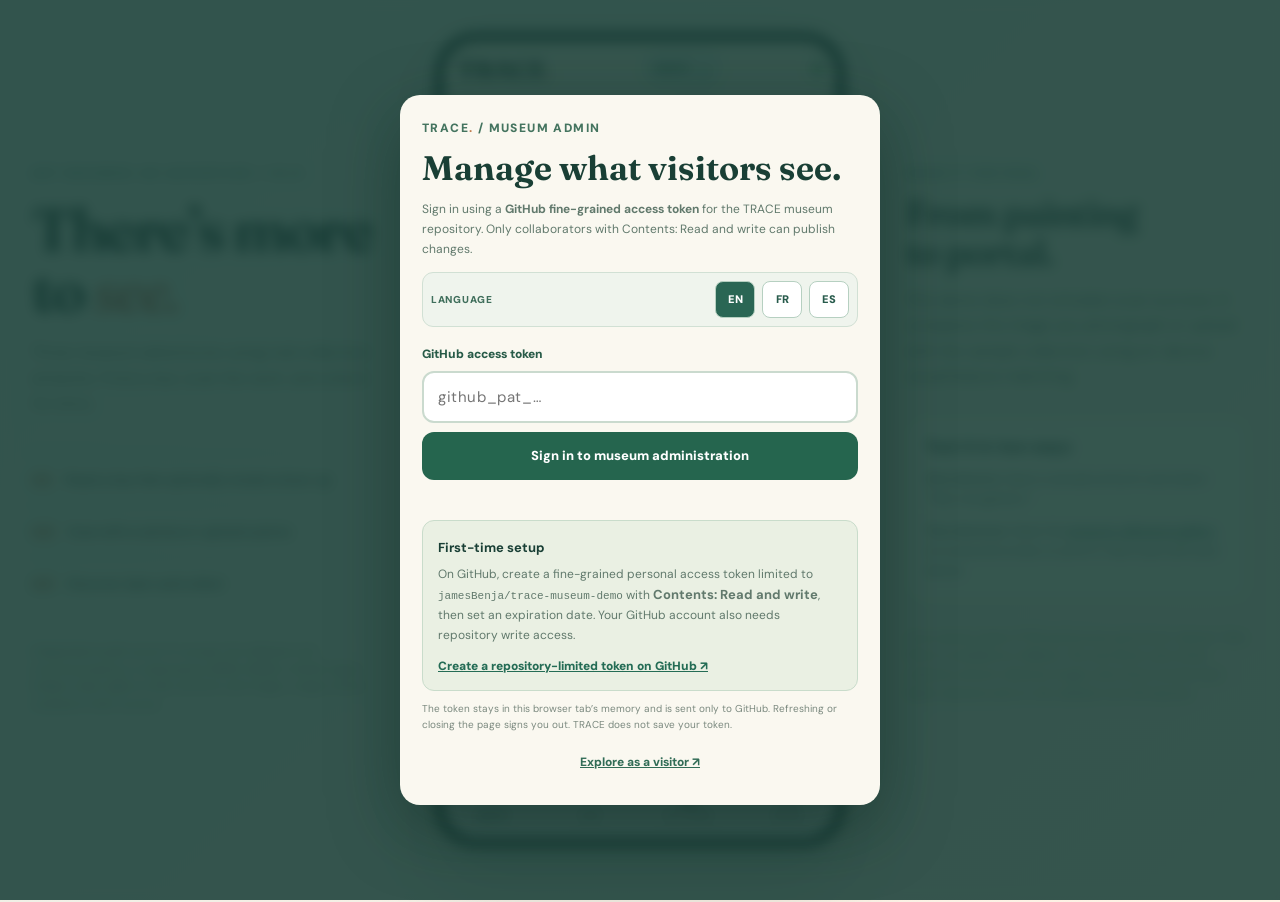
<file: admin.html>
<!doctype html><html lang="en"><head><meta charset="utf-8"><meta name="viewport" content="width=device-width, initial-scale=1"><meta http-equiv="refresh" content="0; url=./?portal=admin"><title>TRACE · Museum Administrator Sign In</title><meta name="description" content="Art is meant to be explored. Discover artworks with Mica through playful museum adventures."><meta property="og:type" content="website"><meta property="og:site_name" content="TRACE"><meta property="og:title" content="TRACE | Art is meant to be explored"><meta property="og:description" content="Art is meant to be explored. Discover artworks with Mica through playful museum adventures."><meta property="og:url" content="https://jamesbenja.github.io/trace-museum-demo/"><meta property="og:image" content="https://jamesbenja.github.io/trace-museum-demo/trace-social-preview-starry-night.jpg"><meta property="og:image:secure_url" content="https://jamesbenja.github.io/trace-museum-demo/trace-social-preview-starry-night.jpg"><meta property="og:image:type" content="image/jpeg"><meta property="og:image:width" content="1200"><meta property="og:image:height" content="630"><meta property="og:image:alt" content="Mica flying into a luminous swirling starry-night painting, with the TRACE title and Art is meant to be explored tagline."><meta name="twitter:card" content="summary_large_image"><meta name="twitter:title" content="TRACE | Art is meant to be explored"><meta name="twitter:description" content="Art is meant to be explored. Discover artworks with Mica through playful museum adventures."><meta name="twitter:image" content="https://jamesbenja.github.io/trace-museum-demo/trace-social-preview-starry-night.jpg"></head><body><p>Opening the secure TRACE administrator portal. <a href="./?portal=admin">Continue to administrator sign-in</a></p><script>location.replace('./?portal=admin')</script></body></html>
</file>
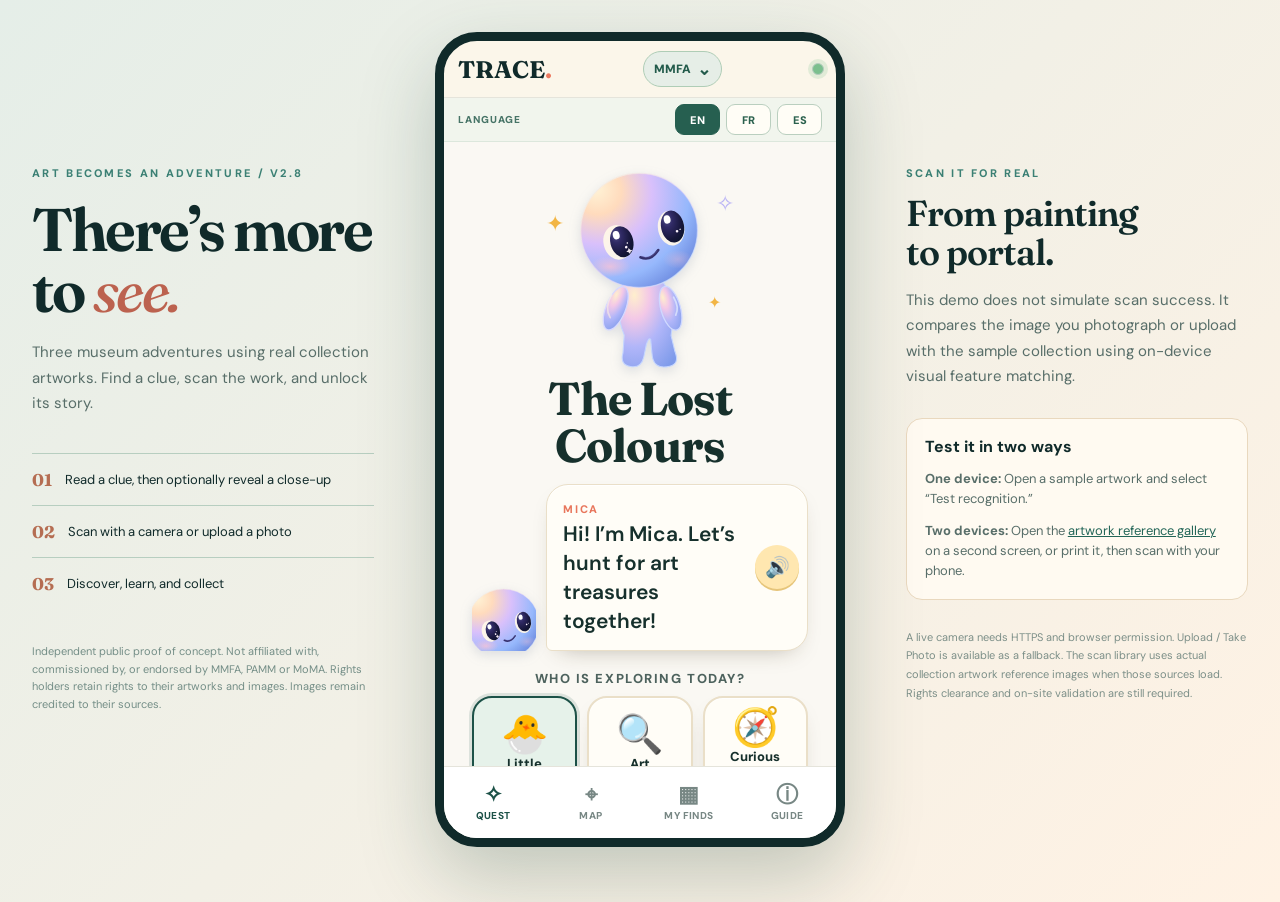
<file: visit.html>
<!doctype html><html lang="en"><head><meta charset="utf-8"><meta name="viewport" content="width=device-width, initial-scale=1"><meta http-equiv="refresh" content="0; url=./?portal=visitor"><title>TRACE · Art Explorer Visitor Portal</title></head><body><p>Opening TRACE for museum visitors. <a href="./?portal=visitor">Start exploring artworks</a></p><script>location.replace('./?portal=visitor')</script></body></html>
</file>
<file: trace-v1.css>
/* TRACE 1.0: World map, companion and physical art activities */
:root{--t1-ink:#102f2b;--t1-sun:#f6d486;--t1-rose:#e99482;--t1-green:#257763}
.t1-screen{padding:22px 22px 36px;background:#faf8f3;min-height:100%}
.t1-overline{font-size:10px;font-weight:800;letter-spacing:2px;color:#367f6f}
.t1-h1{font:650 36px/1.07 'Fraunces',Georgia,serif;letter-spacing:-.9px;margin:10px 0}
.t1-h2{font:650 25px/1.16 'Fraunces',Georgia,serif;margin:12px 0}
.t1-small{font-size:12px;line-height:1.65;color:#627b71}
.t1-head{background:radial-gradient(circle at 95% 10%,#fff2bd 0,transparent 38%),linear-gradient(135deg,#d9ead7,#f8e6c6);padding:25px 23px 22px;border-radius:19px;margin-bottom:19px}
.t1-head h2{font:650 40px/1.06 'Fraunces',Georgia,serif;margin:12px 0;letter-spacing:-1.2px}
.t1-head p{font-size:12px;color:#526b5c;line-height:1.6}
.t1-companion{display:flex;align-items:center;gap:12px;background:#fffdf5;border:1px solid #e9d9b8;border-radius:17px;padding:12px 13px;margin:14px 0;box-shadow:0 7px 22px #6f704015}
.t1-mica{height:60px;width:62px;min-width:62px;position:relative;display:grid;place-items:center;filter:drop-shadow(0 4px 3px #493c2026)}
.t1-mica-body{width:44px;height:44px;background:linear-gradient(135deg,#ffce7b,#f09678);border-radius:37% 62% 49% 55%;transform:rotate(-9deg);animation:t1bob 3.2s ease-in-out infinite;position:relative}
.t1-mica-body:before,.t1-mica-body:after{content:'';position:absolute;width:6px;height:9px;background:#223f3a;border-radius:50%;top:16px}
.t1-mica-body:before{left:12px}.t1-mica-body:after{right:12px}
.t1-mica-mouth{position:absolute;width:11px;height:5px;border-radius:0 0 9px 9px;border-bottom:2px solid #223f3a;left:17px;top:27px}
.t1-mica-sparkle{position:absolute;color:#bc714d;top:-3px;right:1px;font-size:18px;animation:t1sparkle 2s ease-in-out infinite}
.t1-mica-label{font-size:10px;letter-spacing:1.2px;font-weight:800;color:#bb7552}.t1-mica-line{font-size:12px;line-height:1.55;color:#385c51;margin:3px 0 0}
@keyframes t1bob{0%,100%{transform:translateY(0) rotate(-9deg)}50%{transform:translateY(-3px) rotate(3deg)}}@keyframes t1sparkle{50%{opacity:.25;transform:scale(.6)}} 
.t1-choices{display:grid;grid-template-columns:1fr 1fr;gap:8px;margin:16px 0}
.t1-choice{border:2px solid #d0e0d5;background:white;border-radius:13px;padding:14px 10px;text-align:left;color:#245c50;min-height:75px;font-size:12px;font-weight:800}
.t1-choice.selected{border-color:#1c755e;background:#e4f2e4}.t1-choice span{display:block;font-size:24px;margin-bottom:7px}
.t1-map{position:relative;padding:20px 12px 17px;border-radius:23px;background:linear-gradient(155deg,#e5f0e0,#f4eedb 57%,#dbe9d7);border:2px solid #b6d3be;overflow:hidden;margin:15px 0}
.t1-map:before{content:'';position:absolute;inset:10px 10px;border:2px dashed #c7b685;border-radius:30% 45% 35% 45%;pointer-events:none}
.t1-map-head{text-align:center;margin:0 0 17px;position:relative}.t1-map-head h3{font:650 24px 'Fraunces',Georgia,serif;margin:6px}
.t1-islands{display:flex;flex-direction:column;gap:15px;position:relative}
.t1-island{position:relative;text-align:left;display:flex;align-items:center;gap:13px;width:100%;border:2px solid #d7ded0;border-radius:18px;background:#fffdf7ef;box-shadow:0 6px 13px #234c2b15;color:#163e35;padding:11px 12px;min-height:82px}
.t1-island:nth-child(even){width:92%;margin-left:auto}.t1-island.unlocked{border-color:#7ea994}.t1-island.solved{background:#e1f3de;border-color:#398264}.t1-island.locked{opacity:.63}
.t1-island b{font-size:25px;width:51px;height:51px;background:#f5e9d0;border-radius:50%;display:grid;place-items:center}
.t1-island.solved b{background:#bfdcbf}.t1-island-text{flex:1}.t1-island-text strong{font:650 17px/1.2 'Fraunces',Georgia,serif;display:block}
.t1-island-text small{display:block;font-size:10px;margin-top:6px;color:#648075;font-weight:700}
.t1-island-status{font-size:16px;color:#2b7664}
.t1-legend{font-size:10px;color:#607c70;margin:14px 6px 0;line-height:1.6}
.t1-progress{height:8px;border-radius:30px;background:#d7e2d2;overflow:hidden;margin:12px 0 16px}.t1-progress>span{display:block;height:100%;border-radius:20px;background:#367a62;transition:width .25s}
.t1-team{background:#fff;border:1px solid #d7e4d7;border-radius:16px;padding:15px;margin:14px 0}
.t1-team h3{font:650 19px 'Fraunces',Georgia,serif;margin:3px 0 7px}
.t1-role{background:#eaf4e7;border-radius:11px;padding:12px;margin:9px 0;font-size:12px;color:#366353;line-height:1.6}
.t1-roles{display:grid;grid-template-columns:1fr 1fr;gap:7px;margin:12px 0}
.t1-roles button{background:#e7efe6;border:1px solid #c5d7c6;border-radius:11px;min-height:58px;padding:10px;font-size:11px;font-weight:800;color:#2c6556}
.t1-roles button.selected{background:#286955;color:white}
.t1-storyboard{display:flex;flex-wrap:wrap;gap:8px;margin:13px 0}
.t1-storyboard span{background:#f4e7cf;border:1px solid #e1c99d;border-radius:99px;padding:6px 10px;font-size:10px;color:#655438;font-weight:800}
.t1-puzzle{border:1px solid #e2ded1;background:#fffdf8;border-radius:18px;padding:16px;margin:15px 0}
.t1-puzzle h3{font:650 22px/1.2 'Fraunces',Georgia,serif;margin:8px 0 13px}
.t1-task{background:#e6f0e5;padding:13px;border-radius:11px;font-size:12px;line-height:1.6;color:#32594f;margin:12px 0}
.t1-surface{touch-action:none;user-select:none;-webkit-user-select:none;position:relative;border-radius:14px;overflow:hidden;margin:12px 0}
.t1-scratch{height:205px;background:linear-gradient(35deg,#75402e,#bd7150,#f3c782,#8a5039);border:8px solid #815d45}
.t1-scratch canvas{position:absolute;inset:0;width:100%;height:100%;touch-action:none}
.t1-perspective{height:215px;background:linear-gradient(#a3b6a2 0 44%,#eee2c7 44%);border:6px solid #c8b18d}
.t1-perspective svg{width:100%;height:100%;display:block}.t1-marker{position:absolute;width:35px;height:35px;border-radius:50%;border:3px solid #fff;background:#cc7053;box-shadow:0 2px 11px #40392e6b;transform:translate(-50%,-50%);touch-action:none}
.t1-target{position:absolute;left:50%;top:46%;width:36px;height:36px;border:3px dashed #497f63;transform:translate(-50%,-50%);border-radius:50%;pointer-events:none}
.t1-fortin{height:185px;background:linear-gradient(to bottom,#718a9c,#d8a89b 48%,#444c3b 49%,#132e2a);border:6px solid #8b8169}
.t1-fortin:after{content:'▰ ▰  ▲  ▰ ▣';position:absolute;bottom:15px;left:0;right:0;text-align:center;font-size:38px;color:#152725;letter-spacing:10px}
.t1-fortin::before{content:'☁  ☁  ☁';position:absolute;left:0;right:0;top:15px;text-align:center;color:#f6e3c9;font-size:35px;letter-spacing:10px;opacity:var(--sky,.3)}
.t1-slider{width:100%;accent-color:#257763}
.t1-symbols{display:grid;grid-template-columns:repeat(3,1fr);gap:8px}
.t1-symbols button,.t1-grid button{height:70px;border:2px solid #d8c4a5;background:#f7e9ce;border-radius:12px;color:#31483c;font-size:28px}
.t1-symbols button:disabled{opacity:.5}.t1-decode{display:flex;justify-content:center;gap:9px;margin:12px 0}.t1-decode span{display:grid;place-items:center;width:45px;height:45px;border:2px dashed #b0bda9;border-radius:9px;font-size:23px;background:#fff}
.t1-viewfinder{height:240px;border-radius:12px;overflow:hidden;position:relative;touch-action:none}
.t1-viewfinder img{width:100%;height:100%;object-fit:cover;filter:saturate(.9)}
.t1-spotlight{position:absolute;top:var(--y,50%);left:var(--x,50%);width:105px;height:105px;border:3px solid #fff1a9;box-shadow:0 0 0 500px #12363175,0 0 20px #fff0b1;transform:translate(-50%,-50%);border-radius:50%;pointer-events:none}
.t1-symbol-grid{display:grid;grid-template-columns:repeat(3,1fr);gap:8px;margin:10px 0}.t1-symbol-grid button{height:90px;background:#f5f0e7;border:2px dashed #bdc9ba;border-radius:12px;font-size:29px;color:#245c50}
.t1-picker{display:flex;flex-wrap:wrap;gap:7px;justify-content:center;margin:12px 0}.t1-picker button{background:#dce9d8;padding:9px;border-radius:10px;font-size:23px}
.t1-success{background:#dcedd5;border:1px solid #bdd4b6;border-radius:13px;padding:15px;color:#2d604f;font-size:12px;line-height:1.6;margin:14px 0}
.t1-complete{border-radius:19px;padding:25px 16px;text-align:center;background:radial-gradient(circle at 50% 0%,#f2d08a,transparent 57%),#e6efde}
.t1-complete .t1-mica{margin:auto;transform:scale(1.4)}
.t1-secret{border-radius:15px;border:2px dashed #d4b980;padding:15px;background:#fff3d6;margin:13px 0}
.t1-secret p{font-size:12px;color:#6d5d3d;line-height:1.6}
.t1-secret button{margin-top:10px}
.t1-choose{display:flex;gap:9px;margin:13px 0}.t1-choose button{flex:1;background:#f0f4ed;color:#27584e;padding:10px;border-radius:10px;border:1px solid #c5d8c8;font-size:11px;font-weight:800}
.t1-choose button.active{background:#2b6e59;color:white}
@media(prefers-reduced-motion:reduce){.t1-mica-body,.t1-mica-sparkle{animation:none}}


/* TRACE v1.9.1: one optional photo and accessible visual confirmation */
.tv-compare-pair{display:grid;grid-template-columns:repeat(2,minmax(0,1fr));gap:9px;margin:14px 0}
.tv-compare-pair figure{margin:0;background:#f2f2eb;border:1px solid #dce4d9;border-radius:11px;overflow:hidden;min-width:0}
.tv-compare-pair figcaption{padding:9px 6px;background:#e5eee3;color:#2c6251;font-size:9px;font-weight:900;letter-spacing:.5px;text-align:center}
.tv-compare-pair img,.tv-no-photo{display:block;width:100%;height:160px;object-fit:contain;background:#f4f1e7}
.tv-no-photo{display:flex;align-items:center;justify-content:center;text-align:center;padding:12px;color:#6d7e70;font-size:11px;line-height:1.55}
.tv-one-photo{position:relative;display:block;border:2px dashed #8cbea3;background:#e6f1e5;color:#205b47;padding:16px 13px;border-radius:11px;font-size:13px;font-weight:850;cursor:pointer;text-align:center;margin:12px 0}
.tv-one-photo input{position:absolute;inset:0;width:100%;height:100%;opacity:0;cursor:pointer}
.tv-one-photo:focus-within{outline:3px solid #dca65e;outline-offset:3px}
.tv-check-guide{background:#e6f0e6;border:1px solid #cbdccb;padding:13px;border-radius:11px;text-align:left;color:#315b4c;font-size:12px;line-height:1.55}
.tv-check-guide p{margin:5px 0 0}
.tv-compare .photoTile{width:100%;max-width:100%}
.scanner .scanBottom .button{min-height:44px;font-size:12px;margin-top:9px}
@media(max-width:365px){.tv-compare-pair img,.tv-no-photo{height:135px}.tv-compare-pair figcaption{font-size:8px}}
</file>
<file: trace-detail-reveal.css>
/* TRACE v2.4: Mica reveals only an optional tightly zoomed clue, never the full artwork. */
.t1-word-clue{margin:16px 0 10px;padding:17px 16px;background:#fffdf4;border:1px solid #ebd8ad;border-radius:17px;box-shadow:0 5px 15px #6b5d3920}
.t1-word-clue h3{font:650 21px/1.2 'Fraunces',Georgia,serif;color:#22463d;margin:9px 0}
.t1-word-clue p{font-size:13px;color:#49665a;margin:0}
.t1-detail-section{margin:20px 0 20px}
.t1-detail-section>.t1-overline{margin-bottom:9px}
.t1-detail-trigger{width:100%;min-height:152px;border:2px dashed #8dad9a;border-radius:20px;padding:17px 14px 17px 15px;display:flex;align-items:center;gap:12px;text-align:left;background:radial-gradient(circle at 8% 20%,#fff5c9,#dbede0 62%,#c7dfd2);color:#245b4b;cursor:pointer;box-shadow:0 8px 16px #31564216}
.t1-detail-trigger-icon{width:74px;height:86px;min-width:74px;background:#fff8e5;border:1px solid #e4cf9d;border-radius:17px;display:grid;place-items:center;position:relative;overflow:hidden}
.t1-detail-preview-spark{font-size:54px;color:#d59b5f;animation:t1-detail-pulse 2.4s ease-in-out infinite}
.t1-detail-mini-mica{position:absolute;right:5px;bottom:4px;background:#e7aa7b;border-radius:50%;font-size:19px;color:#6a503a;padding:2px 5px;transform:rotate(10deg)}
.t1-detail-trigger-copy{display:flex;flex-direction:column;gap:7px;min-width:0;flex:1}
.t1-detail-trigger-copy strong{font:650 18px/1.2 'Fraunces',Georgia,serif;letter-spacing:-.25px}
.t1-detail-trigger-copy small{font-size:11px;line-height:1.45;color:#557368}
.t1-detail-chevron{font-size:29px;color:#49816d}
.t1-detail-trigger:focus-visible,.t1-detail-hide:focus-visible{outline:3px solid #e8a66a;outline-offset:3px}
.t1-detail-trigger:hover{background:radial-gradient(circle at 8% 20%,#fff4c4,#cbe7d2 70%)}
.t1-detail-expanded{position:relative;isolation:isolate;min-height:338px;background:linear-gradient(160deg,#f2ead1,#d6e8d7);border:2px solid #9cbda7;border-radius:19px;padding:16px 13px 14px;overflow:hidden;box-shadow:0 8px 23px #2c64431c;animation:t1-detail-enter .55s cubic-bezier(.17,.67,.17,1) both}
.t1-detail-frame{height:202px;max-width:100%;position:relative;overflow:hidden;border-radius:15px;background:#c9dbc7;border:5px solid #fffaf0;box-shadow:0 6px 18px #304e3e34;isolation:isolate}
.t1-detail-frame img{position:absolute;inset:0;width:100%;height:100%;object-fit:cover;transform:scale(3.2);display:block;max-width:none;animation:t1-detail-magnify 1.05s cubic-bezier(.16,.7,.28,1) both}
.t1-detail-frame-label{position:absolute;bottom:0;left:0;right:0;padding:19px 9px 7px;background:linear-gradient(transparent,#193c35d9);color:#fff4db;font-size:9px;font-weight:850;letter-spacing:1.05px;text-align:center;z-index:5}
.t1-detail-shutter{position:absolute;z-index:4;inset:0;background:radial-gradient(circle at 37% 33%,#ffdba4,#d0e6cd 64%);animation:t1-detail-curtain 1.15s cubic-bezier(.37,.02,.3,1) both}
.t1-detail-mica{position:absolute;right:18px;top:0;width:66px;height:78px;z-index:8;pointer-events:none;animation:t1-detail-mica-pop 1.15s cubic-bezier(.34,.76,.31,1) both}
.t1-detail-mica-body{position:absolute;inset:9px 6px 8px 8px;border-radius:37% 58% 42% 52%;background:radial-gradient(circle at 28% 20%,#ffe7a7,#ecae7f 55%,#d58669);border:2px solid #f3cf9a;box-shadow:0 4px 10px #714d3655;display:grid;place-items:center;transform:rotate(12deg)}
.t1-detail-mica-face{font-size:22px;font-weight:900;color:#315448;white-space:nowrap}
.t1-detail-wand{position:absolute;right:-5px;top:4px;font-size:27px;color:#f6d27b;filter:drop-shadow(0 2px 5px #81552d);animation:t1-detail-wand 1s ease-in-out 2}
.t1-detail-stars{position:absolute;inset:0;pointer-events:none;z-index:7;overflow:hidden}
.t1-detail-stars span{position:absolute;font-size:24px;color:#dbac63;animation:t1-detail-stars .8s ease-out both}
.t1-detail-stars span:nth-child(1){top:9%;left:7%}.t1-detail-stars span:nth-child(2){top:28%;right:6%;animation-delay:.12s}.t1-detail-stars span:nth-child(3){top:49%;left:10%;animation-delay:.24s}.t1-detail-stars span:nth-child(4){top:61%;right:12%;animation-delay:.36s}
.t1-detail-annotation{background:#fffef8e8;border:1px solid #e6d5b8;border-radius:13px;padding:11px 13px;margin-top:11px}
.t1-detail-annotation>span{display:block;font-size:10px;letter-spacing:1px;color:#a16a4f;font-weight:900}
.t1-detail-annotation p{font-size:13px;font-weight:700;line-height:1.5;color:#285749;margin:7px 0}
.t1-detail-annotation small{font-size:11px;line-height:1.5;color:#6b7e70;display:block}
.t1-detail-hide{display:block;margin:10px auto 0;background:transparent;color:#326e58;text-decoration:underline;padding:10px;font-weight:800;font-size:12px}
@keyframes t1-detail-enter{from{opacity:0;translate:0 14px}to{opacity:1;translate:0 0}}
@keyframes t1-detail-magnify{from{opacity:.1;transform:scale(3.2);filter:blur(7px)}to{opacity:1;transform:scale(3.2);filter:blur(0)}}
@keyframes t1-detail-curtain{0%{opacity:1;clip-path:circle(150% at 50% 50%)}45%{opacity:1;clip-path:circle(90% at 50% 50%)}100%{opacity:0;clip-path:circle(0% at 50% 50%);visibility:hidden}}
@keyframes t1-detail-mica-pop{0%{opacity:0;transform:translate(8px,80px) rotate(25deg)}45%{opacity:1;transform:translate(0,17px) rotate(-14deg)}100%{opacity:1;transform:translate(0,-12px) rotate(5deg)}}
@keyframes t1-detail-wand{0%,100%{transform:rotate(-16deg)}50%{transform:rotate(32deg)}}
@keyframes t1-detail-stars{0%{opacity:0;transform:translateY(30px) scale(.3)}45%{opacity:1;transform:translateY(-7px) scale(1.25)}100%{opacity:0;transform:translateY(-29px) scale(.6)}}
@keyframes t1-detail-pulse{0%,100%{transform:scale(1);opacity:.75}50%{transform:scale(1.16);opacity:1}}
@media(max-width:365px){.t1-detail-trigger{padding:12px 10px}.t1-detail-trigger-icon{width:60px;min-width:60px}.t1-detail-trigger-copy strong{font-size:16px}.t1-detail-frame{height:175px}}
@media(prefers-reduced-motion:reduce){.t1-detail-trigger *,.t1-detail-expanded,.t1-detail-expanded *{animation:none!important;transition:none!important;translate:none!important}.t1-detail-frame img{transform:scale(3.2)}.t1-detail-shutter,.t1-detail-stars{display:none}.t1-detail-mica{transform:translateY(-10px)}}
</file>
<file: trace-welcome.css>
/* TRACE animated museum entry guide; CSS-drawn characters, no borrowed artwork. */
.tw-screen{padding:17px 17px 27px;min-height:100%;background:#faf8f0;color:#193c36}
.tw-top{display:flex;align-items:center;justify-content:space-between;gap:10px;margin-bottom:13px;color:#357360;font-size:10px;font-weight:900;letter-spacing:1.2px}
.tw-top button{min-height:40px;padding:8px 11px;border-radius:9px;background:#edf0e6;color:#386653;font-weight:800;font-size:11px}
.tw-visual{border-radius:20px;position:relative;overflow:hidden;isolation:isolate;min-height:405px;background:linear-gradient(160deg,#dcebe3 0 48%,#f4e2c7 100%);box-shadow:0 10px 23px #294b391a;border:1px solid #c7dacb}
.tw-visual.tw-pamm{background:linear-gradient(156deg,#a7dfe2 0 42%,#ecdfc8 85%)}
.tw-glow{position:absolute;width:176px;height:176px;top:-60px;right:-40px;border-radius:50%;background:#fff5d0a5;filter:blur(10px);animation:tw-shimmer 5s ease-in-out infinite alternate}
.tw-building{position:absolute;inset:14px 7px auto;width:calc(100% - 14px);height:135px;max-height:40%;filter:drop-shadow(0 7px 5px #24433822);animation:tw-land 900ms ease-out both}
.tw-scene-1 .tw-building{transform:scale(1.07)}
.tw-scene-2 .tw-building{transform:scale(1.13);filter:drop-shadow(0 5px 4px #24433833)}
.tw-mica{position:absolute;z-index:2;left:50%;top:74px;width:124px;height:124px;transform:translateX(-50%);animation:tw-bob 2.8s ease-in-out infinite}
.tw-mica-body{position:absolute;inset:11px 14px 15px 10px;background:radial-gradient(circle at 30% 21%,#ffe6ad,#f4aa7e 61%,#cf7858);border-radius:43% 57% 47% 52%;box-shadow:inset -7px -8px 8px #9c554339,0 11px 17px #754b3940;transform:rotate(-11deg);animation:tw-mica-turn 4.8s ease-in-out infinite}
.tw-eye{position:absolute;width:8px;height:12px;background:#1b3d3d;border-radius:50%;top:42px}.tw-eye.left{left:30px}.tw-eye.right{right:30px}
.tw-smile{position:absolute;border-bottom:3px solid #1e443f;border-radius:0 0 90% 90%;width:24px;height:11px;left:41px;top:59px}
.tw-star{position:absolute;font-size:33px;color:#e4a75a;right:-3px;top:4px;animation:tw-twinkle 2.3s ease-in-out infinite}
.tw-star-two{font-size:22px;right:auto;left:-10px;top:76px;animation-delay:.9s}
.tw-speech{position:absolute;left:13px;right:13px;bottom:13px;padding:18px 15px 16px;background:#fffef4f4;border:1px solid #e4dcc9;border-radius:19px;box-shadow:0 6px 16px #1e503918;min-height:191px}
.tw-speech:before{content:"";position:absolute;top:-13px;left:35%;border-left:16px solid transparent;border-right:12px solid transparent;border-bottom:15px solid #fffef4}
.tw-mica-name{display:block;font-size:10px;font-weight:900;letter-spacing:1.3px;color:#bb7350;margin-bottom:4px}
.tw-speech h2{font:650 26px/1.13 'Fraunces',Georgia,serif;letter-spacing:-.4px;margin:5px 0 9px;color:#1d4841}
.tw-speech p{font-size:13px;line-height:1.52;margin:0;color:#406356}
.tw-step-progress{display:grid;grid-template-columns:repeat(5,1fr);gap:5px;margin:15px 0}
.tw-step-progress span{height:6px;border-radius:15px;background:#cbdcd1}
.tw-step-progress span.on{background:#2d795f}
.tw-options{display:flex;align-items:center;flex-wrap:wrap;gap:7px 9px;margin:12px 0}
.tw-options .v7-language{display:flex;gap:5px;margin:0 auto 0 0}
.tw-options .v7-language button{padding:10px 8px;min-height:38px;font-size:11px}
.tw-options>button{background:#e9efe7;border-radius:9px;min-height:38px;padding:8px 11px;font-size:11px;color:#2a6453;font-weight:800}
.tw-options>button:disabled{opacity:.45}
.tw-buttons{display:grid;grid-template-columns:1fr 2fr;gap:9px;margin:12px 0}
.tw-buttons button{border-radius:11px;min-height:50px;font-size:13px;font-weight:900;background:#e5ede3;color:#326251}
.tw-buttons button:last-child{background:#25775c;color:white}
.tw-buttons button:disabled{opacity:.36}
.tw-disclaimer{font-size:10px;line-height:1.5;color:#697d72}
.tw-visual:focus-visible,.tw-screen button:focus-visible{outline:3px solid #deae6a;outline-offset:3px}
@keyframes tw-bob{0%,100%{transform:translate(-50%,0) rotate(-5deg)}50%{transform:translate(-50%,-12px) rotate(6deg)}}
@keyframes tw-mica-turn{0%,100%{transform:rotate(-11deg)}50%{transform:rotate(7deg)}}
@keyframes tw-twinkle{0%,100%{opacity:.45;transform:scale(.7)}55%{opacity:1;transform:scale(1.15)}}
@keyframes tw-land{from{opacity:0;translate:0 18px}to{opacity:1;translate:0 0}}
@keyframes tw-shimmer{from{opacity:.4}to{opacity:1}}
@media(max-width:365px){.tw-screen{padding:13px}.tw-visual{min-height:435px}.tw-speech{min-height:220px}.tw-speech h2{font-size:23px}.tw-options{gap:5px}.tw-options>button{font-size:10px}}
@media(prefers-reduced-motion:reduce){.tw-glow,.tw-building,.tw-mica,.tw-mica-body,.tw-star{animation:none!important;transition:none!important}.tw-mica{transform:translateX(-50%)}}
</file>
<file: trace-coop.css>
/* TRACE v1.1: family missions are tiny playable moments, not checkboxes. */
.tf-mission{background:#fffcf3;border:2px solid #e8d4a7;border-radius:18px;padding:15px;margin:17px 0;box-shadow:0 8px 22px #77592212;color:#254e43}
.tf-brow{display:flex;align-items:center;justify-content:space-between;gap:8px;font-size:9px;letter-spacing:1px;font-weight:850;color:#997049;margin-bottom:12px}
.tf-brow span:last-child{color:#738d73;font-size:9px;text-align:right}
.tf-mission h3{font:650 22px/1.2 'Fraunces',Georgia,serif;margin:7px 0 9px}
.tf-mission p{font-size:12px;line-height:1.65;color:#536c61;margin:8px 0}
.tf-steps{display:grid;grid-template-columns:repeat(3,1fr);gap:6px;margin:13px 0}
.tf-steps span{padding:9px 4px;text-align:center;border-radius:10px;background:#f0e9d5;font-weight:800;font-size:10px;color:#876c45}
.tf-steps b{display:inline-grid;place-items:center;background:#cdad71;border-radius:50%;width:20px;height:20px;color:#fff;margin-right:3px}
.tf-prompt{display:flex;gap:10px;align-items:center;background:#e6f0e3;border-radius:12px;padding:13px;margin:12px 0}
.tf-prompt-symbol{font-size:27px}.tf-prompt strong{font-size:13px}.tf-prompt p{margin:4px 0 0}
.tf-main-btn{background:#266a56;color:#fff;font-weight:850;padding:14px;border:0;border-radius:12px;width:100%;font-size:12px;min-height:45px;text-align:center;box-shadow:0 5px 14px #246c4a23}
.tf-small-btn{font-size:11px;color:#235e50;background:#eef4ed;border:1px solid #c9dacd;border-radius:10px;padding:10px 13px;min-height:39px;font-weight:750}
.tf-foot{font-size:10px!important;color:#728278!important;line-height:1.5!important;margin-top:12px!important}
.tf-step-name{font-size:10px;font-weight:800;letter-spacing:1px;color:#267665}
.tf-rub{width:100%;height:215px;background:radial-gradient(circle at 65% 35%,var(--tf1,#ecd4aa),var(--tf2,#927655));border:6px solid #bb9a70;position:relative;margin:14px 0;border-radius:15px;overflow:hidden;touch-action:none}
.tf-rub-inner{position:absolute;inset:0;display:flex;flex-direction:column;align-items:center;justify-content:center;gap:8px;text-align:center;padding:20px}
.tf-rub-inner span{font-size:61px;line-height:1.15;filter:drop-shadow(0 4px 3px #27352e35);animation:tf-float 2.3s ease-in-out infinite}
.tf-rub-inner strong{font:650 19px/1.25 'Fraunces',Georgia,serif;color:#173a32;text-shadow:0 1px #fff8}
.tf-rub canvas{position:absolute;inset:0;width:100%;height:100%;touch-action:none;user-select:none;-webkit-user-select:none;cursor:crosshair}
.tf-rub canvas.tf-cleared{opacity:0;pointer-events:none}
.tf-rub.tf-revealed{box-shadow:0 0 0 4px #f4d895,0 0 26px #e6bc6b60;animation:tf-reveal .48s ease-out}
.tf-status{background:#eff4e6;padding:11px;border-radius:10px;font-weight:750;color:#38634e!important}
.tf-actions{display:flex;gap:8px;flex-wrap:wrap;margin-top:12px}.tf-actions .tf-main-btn{flex:1 1 100%}
.tf-big-symbol{height:96px;background:radial-gradient(circle,#f9e9ad,#e6efdd);display:grid;place-items:center;font-size:59px;border-radius:14px;animation:tf-reveal .5s ease-out;margin:10px 0 17px}
.tf-story-choices{display:grid;gap:10px;margin:17px 0}
.tf-story-choices button{display:flex;gap:15px;align-items:center;text-align:left;border:2px solid #c6d9c4;border-radius:14px;background:#f0f7ed;min-height:75px;padding:15px;color:#1e584b;font-weight:750;font-size:13px}
.tf-story-choices button span{font-size:28px}
.tf-story-choices button:focus-visible,.tf-small-btn:focus-visible,.tf-main-btn:focus-visible{outline:3px solid #eab65d;outline-offset:3px}
.tf-result{display:flex;gap:13px;align-items:center;background:#e7f2dd;padding:14px;border-radius:14px;animation:tf-reveal .5s ease-out}
.tf-result strong{font:650 19px 'Fraunces',Georgia,serif;color:#235846}.tf-result p{margin-top:4px!important}
.tf-seal{width:68px;height:68px;min-width:68px;background:#ffe2a2;display:grid;place-items:center;border-radius:50%;font-size:37px;color:#ad713b;border:3px dashed #a77d46;box-shadow:0 0 0 5px #fff7df;animation:tf-pop .5s cubic-bezier(.2,1.6,.4,1)}
.tf-passport-badge{display:inline-flex;gap:6px;align-items:center;background:#fae9b5;border:1px solid #d5ac69;color:#805b32;border-radius:8px;padding:6px 9px;font-size:10px;font-weight:850;margin:4px 0 5px}
@keyframes tf-reveal{from{opacity:.2;transform:scale(.95)}to{opacity:1;transform:scale(1)}}@keyframes tf-pop{0%{transform:scale(.45) rotate(-18deg)}70%{transform:scale(1.13) rotate(5deg)}100%{transform:scale(1)}}
@keyframes tf-float{50%{transform:translateY(-4px) rotate(4deg)}}
@media(prefers-reduced-motion:reduce){.tf-rub-inner span,.tf-rub.tf-revealed,.tf-big-symbol,.tf-result,.tf-seal{animation:none}}

/* v1.2: six distinct cooperative mini-game surfaces */
.c2-perspective{height:205px;position:relative;margin:13px 0;border:6px solid #bca88a;border-radius:15px;overflow:hidden;background:#dce7d7;touch-action:none}
.c2-perspective svg{display:block;width:100%;height:100%}
.c2-perspective-target{width:42px;height:42px;border:4px dashed #347865;border-radius:50%;position:absolute;left:50%;top:47%;transform:translate(-50%,-50%);background:#e4f9d655;pointer-events:none}
.c2-point{position:absolute;transform:translate(-50%,-50%);display:grid;place-items:center;width:43px;height:43px;border-radius:50%;background:#f3c56c;color:#8b4e22;font-size:24px;border:3px solid white;box-shadow:0 3px 12px #2e2f3250;touch-action:none;cursor:grab}
.c2-point:focus-visible{outline:4px solid #245d4e}
.c2-storm{position:relative;height:190px;overflow:hidden;border:6px solid #9d876c;border-radius:14px;margin:13px 0;background:linear-gradient(to bottom,#4a6279 0%,#768da0 45%,#25392f 46%,#183128 100%)}
.c2-storm:before{content:'';position:absolute;inset:0 0 54%;background:linear-gradient(to bottom,#fff1c8,#f3c78f);opacity:var(--light,0);transition:opacity .13s}
.c2-sky{position:absolute;top:17px;left:0;right:0;text-align:center;color:#f0ede2;font-size:38px;letter-spacing:24px}
.c2-town{position:absolute;bottom:8px;left:0;right:0;text-align:center;color:#102b25;font-size:61px;letter-spacing:-5px;line-height:1.3}
.c2-slider{width:100%;margin:15px 0 8px;accent-color:#2b745e}
.c2-code-slots{display:flex;justify-content:center;gap:10px;margin:17px 0}
.c2-code-slots span{border:2px dashed #b8bfae;display:grid;place-items:center;border-radius:11px;background:#fff;width:54px;height:54px;font-size:29px}
.c2-code{display:grid;grid-template-columns:repeat(3,1fr);gap:9px;margin:12px 0}
.c2-code button{font-size:32px;height:70px;border-radius:13px;background:#f2e9d2;border:2px solid #d6bb89}
.c2-code button:active,.c2-glyph-options button:active{transform:scale(.93)}
.c2-photo{position:relative;overflow:hidden;border-radius:15px;height:215px;margin:13px 0;border:5px solid #b9b6a1;background:#e5e1d5}
.c2-photo>img{width:100%;height:100%;object-fit:cover;display:block}
.c2-spot{position:absolute;left:var(--x,18%);top:var(--y,75%);transform:translate(-50%,-50%);height:105px;width:105px;border:3px solid #ffedaa;border-radius:50%;box-shadow:0 0 0 400px #182d2d88,0 0 21px 6px #feeebc88;transition:left .5s,top .5s;pointer-events:none}
.c2-step-label{position:absolute;bottom:6px;right:9px;background:#fff8de;color:#325647;padding:7px 12px;font-size:10px;font-weight:800;border-radius:9px}
.c2-path-steps{display:grid;gap:7px;margin:12px 0}
.c2-path-steps button{border-radius:12px;background:#dfede2;border:1px solid #b0d1bc;padding:12px;font-size:12px;font-weight:800;color:#2a6654;text-align:left}
.c2-path-steps button:disabled{opacity:.45}
.c2-glyph-grid{display:grid;grid-template-columns:repeat(3,1fr);gap:8px;margin:13px 0}
.c2-glyph-grid span{font-size:44px;height:95px;display:grid;place-items:center;border:3px dashed #b4b99e;background:#f8f3e7;border-radius:11px;color:#275d51}
.c2-glyph-options{display:flex;justify-content:center;flex-wrap:wrap;gap:8px;margin:12px 0}
.c2-glyph-options button{font-size:28px;min-width:44px;min-height:50px;border:2px solid #d6c9a7;background:#eee8d4;border-radius:10px;color:#285547}
.tf-mission.c2-won .tf-status{background:#dbefd2;color:#245c44!important;animation:tf-reveal .35s ease-out}
.tf-mission.c2-won .tf-brow:after{content:'✦';color:#d2a350}
@media(prefers-reduced-motion:reduce){.c2-spot,.c2-storm:before{transition:none}}

/* Visitor mysteries never show collection reference images before a scan. */
.c2-abstract-road,.c2-abstract-road svg{display:block;width:100%;height:100%}
.c2-abstract-road svg{object-fit:cover}
</file>
<file: trace-bonus.css>
/* TRACE v1.4: Connect the Artworks, animated compare + creative connections */
.tb-screen{padding:22px 22px 35px;background:#faf8f2;min-height:100%}
.tb-top{background:radial-gradient(circle at top right,#fae8b1,transparent 50%),#e7efe0;border-radius:17px;padding:18px;margin-bottom:15px}
.tb-top .t1-h1{font-size:31px;margin:8px 0}.tb-top p{margin-bottom:0}
.tb-mica{display:block;border:1px solid #ecd9af;border-radius:13px;background:#fff9e7;padding:12px 14px;margin:13px 0}
.tb-mica b{font-size:10px;letter-spacing:1.4px;color:#a36c46}.tb-mica p{font-size:12px;line-height:1.6;color:#49685c;margin:6px 0 0}
.tb-mica.reveal{background:#e2f2df;border-color:#b4d8b2;animation:tb-arrive .35s ease-out}
.tb-summary{display:flex;gap:8px;justify-content:space-between;margin:17px 0;font-size:10px;font-weight:800;color:#487260}
.tb-summary span{padding:8px;background:#e7f1e4;border-radius:8px}
.tb-pairs{display:grid;gap:12px;margin:12px 0}
.tb-pairs button{display:flex;align-items:center;gap:12px;padding:10px;border:2px solid #d7decf;border-radius:14px;background:white;text-align:left;color:#23483e;min-height:95px}
.tb-pairs button.selected{border-color:#27745b;background:#e3f1dd}
.tb-pairs img{width:78px;height:78px;object-fit:contain;background:#e5e0d5;border-radius:9px;flex-shrink:0}
.tb-pairs button span{flex:1;min-width:0}.tb-pairs strong{font:650 18px 'Fraunces',Georgia,serif;display:block}
.tb-pairs small{font-size:10px;line-height:1.4;color:#688075;display:block;margin-top:5px}
.tb-guide{background:#f5e9d0;padding:13px;border-radius:11px;font-size:12px;line-height:1.6;color:#6b5a3c}
.tb-saved{border:1px solid #d9e6d8;border-radius:14px;background:#f1f5eb;padding:14px;margin:15px 0}
.tb-saved>b{font-size:10px;letter-spacing:1px;color:#35715d}
.tb-saved button{display:flex;justify-content:space-between;align-items:center;gap:8px;width:100%;background:#fff;color:#275b4d;border-radius:10px;padding:11px;text-align:left;margin-top:9px;font-size:11px}
.tb-saved button span{white-space:nowrap;color:#6d846e;font-weight:800}
.tb-back{font-size:12px;font-weight:800;padding:10px 0;color:#286850;background:transparent}
.tb-section-heading{margin:19px 0 10px}.tb-section-heading span{font-size:10px;font-weight:800;letter-spacing:1.4px;color:#9c7148}
.tb-section-heading h3{font:650 22px/1.17 'Fraunces',Georgia,serif;margin:7px 0}
.tb-section-heading p{font-size:12px;color:#5a7166;line-height:1.55;margin:6px 0}
.tb-wipe{height:285px;position:relative;border:5px solid #bda576;border-radius:18px;overflow:hidden;background:#ded9cb;touch-action:none;cursor:ew-resize;box-shadow:0 7px 22px #493b271f}
.tb-wipe img{position:absolute;inset:0;width:100%;height:100%;object-fit:contain;user-select:none;-webkit-user-select:none;pointer-events:none}
.tb-wipe-base{background:#e2dccd}
.tb-wipe-top{background:#ebe7db;clip-path:inset(0 0 0 var(--divide,50%));}
.tb-wipe-line{position:absolute;top:0;bottom:0;left:var(--divide,50%);width:3px;background:#f8d594;transform:translateX(-50%);filter:drop-shadow(0 1px 3px #223)}
.tb-wipe-line div{position:absolute;left:50%;top:50%;transform:translate(-50%,-50%);width:43px;height:43px;border-radius:50%;background:#ffdf99;display:grid;place-items:center;border:3px solid #fff;font-size:25px;font-weight:800;color:#715129;box-shadow:0 3px 8px #263d3680}
.tb-wipe-labels{position:absolute;top:8px;left:9px;right:9px;display:flex;justify-content:space-between;pointer-events:none}
.tb-wipe-labels span{width:28px;height:28px;display:grid;place-items:center;border-radius:7px;background:#102d28cf;color:#fff;font-size:12px;font-weight:800}
.tb-slider-label{display:block;text-align:center;font-size:11px;color:#4a6c5b;font-weight:800;margin:10px 0 4px}
.tb-slider{width:100%;accent-color:#bf8a40;margin:2px 0 15px}
.tb-full-images{display:grid;grid-template-columns:1fr 1fr;gap:9px;margin:9px 0}
.tb-full-card{background:#f2efe8;border-radius:12px;overflow:hidden;border:1px solid #e2dbce}
.tb-full-card img{width:100%;height:145px;object-fit:contain;display:block;background:#e7e1d6}
.tb-full-card>div{padding:9px}.tb-full-card b{display:block;font-size:12px;color:#285849}
.tb-full-card small{font-size:10px;color:#738276;display:block;margin-top:3px;line-height:1.3}
.tb-lenses{display:grid;grid-template-columns:repeat(3,1fr);gap:8px}
.tb-lenses button{background:#e8ede3;color:#366755;border:2px solid #d0dccd;border-radius:12px;display:flex;flex-direction:column;align-items:center;justify-content:center;gap:5px;padding:11px 5px;min-height:74px}
.tb-lenses button.selected{background:#e1f3df;border-color:#26745a}
.tb-lenses b{font-size:29px}.tb-lenses span{font-weight:800;font-size:10px;text-align:center}
.tb-details{background:white;border:1px solid #dee6dc;border-radius:12px;padding:13px;margin:10px 0}
.tb-details h3{font:650 17px/1.2 'Fraunces',Georgia,serif;margin:4px 0}
.tb-details>p{font-size:11px;color:#64816e;margin:6px 0}
.tb-details-options{display:grid;gap:7px;margin:9px 0 0}
.tb-details-options button{border:2px solid #e0e8db;background:#f7f9f2;color:#345e50;border-radius:10px;padding:11px;text-align:left;font-size:12px;font-weight:700}
.tb-details-options button.active{background:#e0f1db;border-color:#2c7a61}
.tb-beam{display:flex;align-items:center;justify-content:center;gap:10px;padding:5px 12px}
.tb-beam span{height:42px;width:42px;border-radius:50%;display:grid;place-items:center;background:#e5e9d9;color:#789081;font-weight:800;border:2px solid #bdcdbf}
.tb-beam span.lit{background:#2f745f;color:#fff}
.tb-beam div{height:3px;flex:1;background:repeating-linear-gradient(90deg,#d1dcca 0 8px,transparent 8px 14px)}
.tb-beam div.complete{background:linear-gradient(90deg,#3d8467,#f3c26c,#3d8467);height:5px;border-radius:3px;box-shadow:0 0 11px #dfc174}
.tb-screen .button[disabled]{opacity:.4;cursor:not-allowed}
.tb-celebration{background:radial-gradient(circle at 50% 5%,#ffe2a0,#e7f0db 72%);border-radius:20px;padding:27px 20px;text-align:center;animation:tb-arrive .6s ease-out}
.tb-badge-big{width:93px;height:93px;border:5px double #b58d48;background:#fff2c7;display:grid;place-items:center;border-radius:50%;font-size:60px;color:#b58d48;margin:0 auto 18px;box-shadow:0 6px 20px #916f2d35;animation:tb-stamp .5s ease-out}
.tb-celebration h2{font-size:36px}.tb-celebration>p{font-size:13px;line-height:1.65;color:#466957}
.tb-bridge-names{display:flex;align-items:center;justify-content:space-between;gap:8px;font-size:12px;font-weight:800;color:#3d6c56;margin:16px 0}
.tb-bridge-names span{flex:1}.tb-bridge-names b{font-size:26px;color:#d2a253}
.tb-stamp{margin:17px 0 0;background:#fff5d9;color:#93672b;border:2px solid #debd7e;border-radius:12px;padding:12px;font-weight:800;font-size:13px}
.tb-bonus-card{background:radial-gradient(circle at top right,#f6dc98,transparent 42%),#e3f0df;border:2px solid #b7d1b5;border-radius:16px;padding:17px;margin:14px 0}
.tb-bonus-card h3{font:650 24px 'Fraunces',Georgia,serif;margin:7px 0}
.tb-bonus-card p{font-size:12px;line-height:1.58;color:#4a6f60}
.tb-bonus-card .button{margin:12px 0 0}
.tb-passport-seal{display:block;margin:12px 0;background:#e6f2dd;border:2px dashed #9dbb91;color:#356b52;border-radius:12px;padding:14px;font-size:12px;line-height:1.7}
.tb-passport-seal b{font-size:16px;display:block;font-family:'Fraunces',Georgia,serif}
@keyframes tb-arrive{from{opacity:.1;transform:translateY(15px)}to{opacity:1;transform:translateY(0)}}
@keyframes tb-stamp{from{opacity:0;transform:scale(2.2) rotate(-15deg)}to{opacity:1;transform:scale(1) rotate(0)}}
@media(prefers-reduced-motion:reduce){.tb-celebration,.tb-badge-big,.tb-mica.reveal{animation:none}}
</file>
<file: trace-extra.css>
/* TRACE v1.8 art-making labs. Visible feedback, touch targets and reduced-motion support. */
.te-game{--te-green:#27594f;--te-ink:#213f40;--te-peach:#e8a183}
.te-prompts{margin:14px 0 11px!important;background:#e6f1e8!important;color:#234d44!important}
.te-prompts strong{font-size:10px;letter-spacing:1.2px}
.te-prompts p{margin:5px 0 0;font-size:13px;line-height:1.55}
.te-workspace{position:relative;min-height:235px;overflow:hidden;border:2px solid #c2d2c2;border-radius:20px;background:#f3f0e6;margin:12px 0 16px;isolation:isolate}
.te-instruction{font-size:13px;color:#385c55;font-weight:700;line-height:1.6;margin:9px 0 12px}
.te-hint{font-size:12px;color:#65786f;line-height:1.5;margin:12px 0}
.te-action-hint{font-size:12px;color:#718279;line-height:1.5;padding:5px}
.te-toolbar{display:flex;gap:8px;flex-wrap:wrap;margin:10px 0}
.te-control{background:#fffaf0;border:2px solid #bacdbd;color:#26584d;font:800 12px/1.3 'DM Sans',sans-serif;border-radius:11px;padding:11px 12px;min-height:46px;flex:1 1 auto;cursor:pointer}
.te-control.is-selected{background:#285d50;color:#fff;border-color:#285d50}
.te-control:disabled{opacity:.4}
.te-control:focus-visible,.te-workspace button:focus-visible{outline:3px solid #e6a451;outline-offset:3px}
.te-counter{display:inline-block;font-size:12px;font-weight:800;color:#396758;margin:7px 0 13px}
.te-slider-label{font-size:13px;font-weight:800;color:#285247;display:flex;justify-content:space-between;margin:14px 0 6px}
.te-slider-label b{color:#925c38}
input[data-te-slider]{width:100%;accent-color:#c47c55;height:28px;cursor:pointer;touch-action:pan-x}
.te-label-pair{display:flex;justify-content:space-between;font-size:10px;font-weight:800;color:#667970;margin:-3px 0 12px}
.te-city{background:linear-gradient(#cfdbd7 0%,#e9d8b6 74%,#b2bdac 75%,#839489 100%);min-height:260px}
.te-skyline{position:absolute;bottom:20px;width:100%;display:flex;align-items:flex-end;justify-content:space-around;padding:0 6%;height:55%;opacity:.85}
.te-skyline i{display:block;width:13%;height:69%;background:#647d79;border-top:8px solid #4e6a68;background-image:repeating-linear-gradient(90deg,transparent 0 9px,#b5cac0 10px 13px,transparent 14px 18px),repeating-linear-gradient(0deg,transparent 0 13px,#b5cac0 13px 17px,transparent 18px 24px)}
.te-skyline i:nth-child(2){height:94%}.te-skyline i:nth-child(3){height:56%}.te-skyline i:nth-child(4){height:75%}.te-skyline i:nth-child(5){height:43%}
.te-eye{position:absolute;width:115px;height:80px;left:calc(50% - 57px);top:34px;transform:scale(var(--eye-scale));transform-origin:center;filter:drop-shadow(0 9px 7px #254c4e52);transition:transform .12s linear}
.te-city-label{position:absolute;bottom:5px;left:8px;right:8px;font-size:11px;font-weight:800;color:#fff;text-align:center;text-shadow:0 2px 4px #1f4646}
.te-courtyard{background:linear-gradient(#d6e0d9 0 50%,#c9c6b5 51% 100%);min-height:275px;padding:14px 7px}
.te-courtyard-label{text-align:center;font-size:9px;letter-spacing:.7px;color:#547567;font-weight:900}
.te-guardian-row{display:flex;align-items:flex-end;justify-content:space-around;position:absolute;inset:43px 6px 35px;z-index:2}
.te-guardian-spot{width:19%;height:100%;background:transparent;border:0;display:flex;flex-direction:column;justify-content:flex-end;align-items:center;color:#355b53;font-weight:800;cursor:pointer;padding:0}
.te-guardian-spot svg{height:145px;width:95%;filter:drop-shadow(3px 6px 3px #334b4b77)}
.te-guardian-spot span:not(.te-empty-spot){font-size:9px;line-height:1.2;white-space:normal;background:#f3e6c4;border-radius:6px;padding:3px;min-height:17px}
.te-empty-spot{font-size:25px;border:2px dashed #4d7467;background:#edf3e9a9;border-radius:50%;display:grid;place-items:center;width:38px;height:38px;margin:0 0 20px}
.te-courtyard-floor{position:absolute;bottom:18px;left:0;right:0;height:27px;background:repeating-linear-gradient(100deg,#9eac9b 0 13px,#b6b9a4 14px 28px)}
.te-lab{display:grid;place-items:center;background:radial-gradient(circle at 50% 28%,#f3eddb,#d7dbd1);min-height:245px;padding:12px}
.te-board{position:relative;display:grid;place-items:center;width:min(220px,80%);height:188px;border:12px solid #ba8b55;background:repeating-linear-gradient(10deg,#e6c48f 0 16px,#dcaf78 17px 31px);border-radius:12px;box-shadow:7px 14px 2px #5e625439;transform:rotate(-3deg)}
.te-board.te-wood-dark{border-color:#65432f;background:repeating-linear-gradient(15deg,#79523b 0 16px,#9c6849 17px 31px)}
.te-board.te-empty-board{border:2px dashed #9c8f78;background:#f7f1e6;box-shadow:none}
.te-board>span{font-size:12px;color:#58726b;font-weight:800;text-align:center}
.te-found-piece{position:absolute;display:grid;place-items:center;background:#e0ecdf;border:3px solid #5b7970;color:#314d4a;border-radius:10px;font-size:34px;width:66px;height:58px;left:calc(12% + (var(--idx) * 11%));top:calc(9% + (var(--idx) * 11%));box-shadow:4px 5px 2px #3a484433;transform:rotate(calc(var(--idx) * 22deg - 15deg));cursor:pointer}
.te-found-wire{border-radius:50%;background:#9bb5b1}.te-found-scrap{background:#d7a683}.te-found-fabric{background:#b6a5b7}
.te-pose-stage{display:grid;place-items:center;background:radial-gradient(circle,#f7ead7,#e1dccd)}
.te-pose-svg{width:min(330px,100%);height:250px;transition:all .3s ease}
.te-faces-stage{display:grid;place-items:center;background:linear-gradient(140deg,#e8e4d9,#c5d2c8)}
.te-faces-svg{width:min(330px,95%);height:260px}
.te-face-spot{position:absolute;transform:translate(-50%,-50%);width:41px;height:41px;border-radius:50%;border:3px dashed #fff;background:#305f55ba;box-shadow:0 0 0 3px #2c5a4f99;color:#fff;font-weight:900;font-size:19px;cursor:pointer}
.te-face-spot.found{background:#f4e9d6;color:#1b5b50;border-style:solid}
.te-tower{background:linear-gradient(#e5efed,#b7d2ce);min-height:302px;overflow:hidden}
.te-cube{position:absolute;width:116px;height:108px;left:calc(50% - 58px);display:grid;place-items:center;border:0;background:transparent;padding:0;transform:translateX(var(--shift,0px)) rotate(var(--tilt,0deg));transition:transform .13s ease;touch-action:none;user-select:none;cursor:grab;z-index:2}
.te-cube:active{cursor:grabbing}
.te-cube.is-selected svg{filter:drop-shadow(0 0 5px #ebb36e) drop-shadow(4px 7px 2px #47646a55)}
.te-cube.is-selected:focus-visible{outline:3px dashed #9c735a;border-radius:12px}
.te-cube-0{bottom:25px;z-index:2;cursor:default}
.te-cube-1{bottom:96px;z-index:3}
.te-cube-2{bottom:168px;z-index:4}
.te-cube svg{width:100%;height:100%;filter:drop-shadow(4px 6px 2px #47646a4f)}
.te-cube-tag{position:absolute;bottom:16px;left:45px;font-size:10px;font-weight:900;color:#25433e;background:#fff9ebdf;padding:3px 6px;border-radius:7px}
.te-tower-ground{height:25px;position:absolute;bottom:0;left:0;right:0;background:linear-gradient(90deg,#638b88,#99b3a3)}
.te-tower-warning{position:absolute;top:9px;left:10px;right:10px;color:#9b492e;font-size:11px;font-weight:900;text-align:center;z-index:8;pointer-events:none}
.te-tower.is-wobbly .te-cube-2{animation:te-wobble .24s ease-in-out infinite alternate}
.te-tower-choose .te-control{min-width:0;flex:1 1 29%}
.te-balance-label{display:flex;justify-content:space-between;align-items:center;color:#32584f;font-size:12px;font-weight:800;margin:12px 0 6px}
.te-balance-track{height:12px;background:#dbe8d8;border-radius:20px;overflow:hidden;border:1px solid #bccdc4}
.te-balance-track>span{display:block;height:100%;background:#4c987a;border-radius:20px;transition:width .17s}
.te-balance-track>span.danger{background:#d47555}
@keyframes te-wobble{from{transform:translateX(var(--shift)) rotate(calc(var(--tilt) - 2deg))}to{transform:translateX(var(--shift)) rotate(calc(var(--tilt) + 2deg))}}
.te-marble-scene{display:grid;place-items:center;background:linear-gradient(115deg,#e8e6df,#d1d8d3)}
.te-marble-column{display:grid;grid-template-columns:1fr 1fr;align-content:space-around;gap:18px;padding:22px;width:190px;height:235px;background:repeating-linear-gradient(135deg,#dee0d8 0 14px,#c8d1ca 15px 27px,#e5e6dd 28px 40px);box-shadow:13px 8px 1px #78897b6b;border:5px solid #b5c0b5}
.te-niche{background:#4c6862;border:5px inset #aebcb3;box-shadow:inset 7px 7px 7px #243b3d88;color:#f2c77f;font-size:33px;min-height:67px;border-radius:5px;cursor:pointer}
.te-niche.closed{background:#d1d6ca;color:#8b9b94;box-shadow:none;border:3px dashed #8c9f93}
.te-niche-empty{color:#d6dbd1;font-size:21px}
.te-industrial{background:linear-gradient(140deg,#e3e4df,#d1d3cc);min-height:260px;display:grid;place-items:center}
.te-industrial-base{width:94%;height:220px;display:flex;align-items:center;justify-content:space-around;position:relative}
.te-industrial-base:after{content:"";height:9px;background:#4c6972;position:absolute;bottom:12px;left:9%;right:9%;z-index:-1;border-radius:15px}
.te-material-slot{display:grid;place-items:center;width:30%;height:150px;border:2px dashed #65877d;background:#fff9ed7d;border-radius:15px;cursor:pointer;transform:rotate(-6deg)}
.te-material-slot:nth-child(2){transform:rotate(10deg);margin-top:50px}
.te-material-slot:nth-child(3){transform:rotate(-10deg);margin-top:17px}
.te-material-slot svg{width:90%;max-height:132px}
.te-material-slot>span{font-size:33px;color:#638c7e}
.te-bay{background:#86c5ce;display:grid;place-items:center;padding:3px;min-height:225px}
.te-bay svg{width:100%;height:auto;max-height:245px}
.te-paint-stage{display:grid;place-items:center;background:#f0e3cf;padding:17px}
.te-paint-board{display:grid;grid-template-columns:repeat(3,1fr);width:min(260px,94%);aspect-ratio:1;background:#fff6e8;border:10px solid #ba855a;box-shadow:7px 9px 0 #92634c55;gap:4px;padding:7px}
.te-paint-cell{background:#faf2e0;border:1px solid #e3d4bb;position:relative;display:grid;place-items:center;cursor:pointer;overflow:hidden}
.te-paint-cell.has-acrylic{background:#b18ab1}
.te-paint-cell.has-gouache{box-shadow:inset 0 -20px #e7a572}
.te-paint-mark{position:absolute;font-size:35px;line-height:1}
.te-mark-acrylic{color:#7196a7;left:8px;top:6px;transform:rotate(25deg)}
.te-mark-gouache{color:#f3c36d;right:4px;bottom:3px;transform:rotate(35deg)}
.te-mark-glitter{color:#fff5b3;text-shadow:0 0 4px #a0526f;left:27%;top:18%;font-size:25px}
.te-paint-cell.has-glitter{outline:2px solid #dbc27a;outline-offset:-2px}
@media(max-width:380px){.te-control{font-size:11px;padding:9px 8px}.te-face-spot{height:38px;width:38px}}
@media(prefers-reduced-motion:reduce){.te-eye,.te-pose-svg,.te-cube{transition:none}.te-tower.is-wobbly .te-cube-2{animation:none}}
</file>
<file: trace-pamm-games.css>
/* TRACE PAMM: original playable art experiments and animated Mica educational payoffs */
.pg-screen{color:#214c46}.pg-screen .t1-h1{font-size:29px;line-height:1.13;letter-spacing:-.5px}
.pg-intro{padding:13px 15px;border:1px solid #ead9b9;border-radius:14px;background:#fff8eb;color:#536b58;font-size:13px;line-height:1.55;margin:11px 0 17px}
.pg-board{position:relative;min-height:235px;overflow:hidden;border:2px solid #e6dac4;border-radius:19px;box-shadow:0 13px 22px #33584719;isolation:isolate;background:#edf2e8}
.pg-illustration{width:100%;height:auto;display:block}
.pg-palette{display:flex;gap:7px;flex-wrap:wrap;justify-content:center;margin:13px 0 9px}
.pg-btn{display:inline-flex;flex:1 1 27%;align-items:center;justify-content:center;min-height:47px;padding:9px 6px;background:#f6f2e3;border:2px solid #b7d0be;border-radius:11px;color:#385f51;font-weight:800;font-size:11px;line-height:1.2;text-align:center;cursor:pointer}
.pg-btn.active{background:#235d50;color:#fff8df;border-color:#235d50}
.pg-btn:focus-visible,.pg-board button:focus-visible{outline:3px solid #df9e67;outline-offset:3px}
.pg-progress{text-align:center;background:#e1eee4;border-radius:12px;color:#2e7156;font-size:12px;font-weight:850;padding:9px;margin:12px 0}
.pg-hint{border-left:3px solid #d8b885;padding:11px 13px;background:#f9f7ea;color:#5b766b;line-height:1.5;font-size:12px;margin:15px 0}
.pg-note{font-size:11px;color:#68766b;line-height:1.5}
.pg-mica-conclusion{display:flex;align-items:center;position:relative;gap:11px;overflow:hidden;padding:18px 13px;border:2px solid #d2b78d;border-radius:18px;background:radial-gradient(circle at 4% 10%,#fff2bc,#d7eaca 65%,#cfdfc9);color:#2e5c4c;margin:15px 0;box-shadow:0 7px 21px #55704520;animation:pg-reveal .65s cubic-bezier(.19,.75,.22,1) both}
.pg-mica-avatar{width:56px;height:65px;min-width:56px;border:3px solid #dba477;border-radius:52% 43% 48% 38%;transform:rotate(-9deg);background:radial-gradient(circle at 25% 17%,#ffe5ac,#efa676 70%,#c5785e);box-shadow:0 5px 11px #8a654060;display:grid;place-items:center;animation:pg-mica-bounce 1.1s both}
.pg-mica-avatar span{font-size:20px;font-weight:900;color:#355f50;letter-spacing:-2px}
.pg-mica-conclusion b{font-size:10px;letter-spacing:1.1px;color:#98684b}
.pg-mica-conclusion p{font-size:13px;line-height:1.55;margin:6px 0 0;font-weight:620}
.pg-mica-sparks{position:absolute;top:0;right:7px;color:#edba6b;font-size:27px;letter-spacing:6px;animation:pg-sparkle 2.2s infinite}
.pg-symbol-board{background:linear-gradient(160deg,#d2b79c,#ece1be);padding:17px 12px}
.pg-symbol-arch{text-align:center;color:#875d49;font-size:38px;text-shadow:0 3px 2px #fff5d5}
.pg-symbol-row{display:grid;grid-template-columns:repeat(2,1fr);gap:12px;padding:10px 6px}
.pg-symbol-slot{position:relative;min-height:74px;background:#d7c4a7;border:7px solid #826958;border-radius:8px;color:#896b57;display:grid;place-items:center;box-shadow:inset 0 5px 10px #64514038;cursor:pointer}
.pg-symbol-slot.filled{background:#eee7cc;animation:pg-stamp .5s cubic-bezier(.16,.72,.34,1) both;color:#495d55}
.pg-symbol-slot b{font-size:38px}.pg-symbol-slot small{position:absolute;right:5px;bottom:4px;font-size:9px}
.pg-symbol-footer{text-align:center;color:#876b53;font-size:9px;letter-spacing:2px;font-weight:900}
.pg-delano{background:#83a6b8}
.pg-delano .pg-illustration{animation:pg-landscape .8s both}
.pg-photo-spot{position:absolute;transform:translate(-50%,-50%);width:43px;height:43px;border-radius:50%;background:#f8e7cbbd;border:2px dashed #fff;border-color:#ffedbf;color:#315e5b;font-size:24px;box-shadow:0 3px 9px #3f655149;cursor:pointer}
.pg-photo-spot.seen{background:#356b5b;color:#f7edc6;animation:pg-stamp .5s both}
.pg-delano .pg-found-ring{animation:pg-focus-ring 1.8s ease-in-out infinite;transform-origin:center}
.pg-graphite{background:repeating-linear-gradient(90deg,#e8ddbd 0 2px,#eee4c9 3px 28px);padding:17px 21px 10px}
.pg-graphite-title{text-align:center;font:800 11px Georgia,serif;letter-spacing:2px;color:#796a57;margin-bottom:10px}
.pg-graphite-cells{height:196px;display:grid;grid-template-columns:repeat(3,1fr);grid-template-rows:repeat(2,1fr);gap:4px;background:#7d7868;border:5px solid #8c806d}
.pg-graphite-cell{background:#e8dfc6;border:1px solid #897d6b;font:45px Georgia,serif;color:#55564c;cursor:pointer}
.pg-graphite-cell.marked{color:#425751;background:#f4e8cd;animation:pg-draw .45s both}
.pg-graphite-pencil{text-align:right;color:#6f6254;font-size:22px}
.pg-tower{background:linear-gradient(#d6e7df,#b7cfca)}
.pg-tower .pg-floating{animation:pg-float 3.2s ease-in-out infinite;transform-origin:center}
.pg-tower .pg-wobble{animation:pg-shiver .43s ease-in-out infinite;transform-origin:center}
.pg-tower .pg-illustration{min-height:245px}
.pg-fonseca{background:radial-gradient(circle at 45% 10%,#f5eee1,#d4d5cb);display:grid;place-items:center;padding:10px 35px}
.pg-marble-block{width:220px;height:246px;position:relative;background:linear-gradient(95deg,#bcbeb8,#f5f0e7 29%,#dddcd2 65%,#b6b4ac);box-shadow:11px 9px 12px #737d7566;border-left:8px solid #aaa9a3;border-right:8px solid #a9a7a2}
.pg-marble-block:before{content:'';position:absolute;inset:0;background:repeating-linear-gradient(112deg,transparent 0 35px,#afb0aa24 36px 39px,transparent 40px 75px)}
.pg-marble-top{position:absolute;top:0;left:-10px;right:-10px;height:20px;background:#eae9e1;box-shadow:0 4px 5px #777a7a40}
.pg-marble-base{position:absolute;bottom:0;left:-12px;right:-12px;height:15px;background:#c9c9c0;box-shadow:0 3px 5px #737c714d}
.pg-niche-grid{position:absolute;inset:28px 18px 23px;display:grid;grid-template-columns:repeat(2,1fr);grid-auto-rows:1fr;gap:8px}
.pg-niche{background:linear-gradient(135deg,#7d8987,#c2bbb0);border:6px inset #d8d5c9;border-radius:17px 17px 3px 3px;box-shadow:inset 5px 6px 12px #31413c65;color:#ffe2b6;font-size:27px;font-weight:900}
.pg-niche.sealed{background:#ece8df;color:#b3aea3;box-shadow:inset 0 0 13px #a3a49e54}
.pg-niche.opened{animation:pg-carve .65s ease-out both}
.pg-industrial{background:radial-gradient(circle at 80% 22%,#dce8e5,#a5c3c5)}
.pg-industrial .pg-paint-skin{animation:pg-skin-float 2.4s infinite ease-in-out;transform-origin:center}
.pg-material-socket{position:absolute;transform:translate(-50%,-50%);width:37px;height:37px;border-radius:50%;background:#f9efd1;border:2px dashed #ae936c;color:#8b7758;font-size:17px;font-weight:900;box-shadow:0 2px 9px #354d4c35}
.pg-material-socket.joined{background:#39796f;border-style:solid;color:#fff4c8;animation:pg-stamp .4s both}
.pg-islands{background:#6cc1ce}
.pg-islands .pg-pink-ring{filter:drop-shadow(0 0 4px #ffc5dd);animation:pg-pink-pulse 3.5s ease-in-out infinite}
.pg-islands .pg-water-sparkle{animation:pg-sparkle 2.8s infinite}
.pg-island-hit{position:absolute;transform:translate(-50%,-50%);background:#ffffffbb;border:2px solid #ffd4e5;border-radius:50%;width:52px;height:52px;color:#be577f;font-size:26px;cursor:pointer}
.pg-chromati{padding:14px;background:radial-gradient(circle at 60% 30%,#efdca8,#c3a1a5)}
.pg-painted-canvas{display:grid;grid-template-columns:repeat(3,1fr);gap:3px;min-height:218px;padding:8px;border:8px solid #674d61;background:#eee1ce;box-shadow:0 5px 14px #4b3b4755}
.pg-paint-patch{background:var(--patch);min-height:62px;position:relative;border:0;color:#ffffffde;cursor:pointer;overflow:hidden}
.pg-paint-patch span{font-size:42px;display:block;transform:rotate(var(--r));filter:drop-shadow(2px 5px 0 #654e5644)}
.pg-paint-patch.pg-layer-acrylic{background:radial-gradient(circle at 34% 38%,#eab4a9,#a35c86)}
.pg-paint-patch.pg-layer-gouache{background:repeating-linear-gradient(55deg,#7893b8 0 12px,#dd9eb4 13px 23px,#56838c 25px 34px)}
.pg-paint-patch.pg-layer-glitter{background:radial-gradient(circle at 30% 30%,#ffefb5,#d381a7 70%,#8366b1)}
.pg-paint-patch.pg-layer-glitter:after{content:'✦  ✧  ✦';position:absolute;inset:0;color:#fff5a9;font-size:17px;animation:pg-sparkle 1.2s infinite}
.pg-paint-patch:not(:has(span:empty)){animation:pg-stamp .45s both}
.pg-shimmer{position:absolute;right:16px;top:6px;color:#ffecb8;font-size:21px;animation:pg-sparkle 1.8s infinite}
@keyframes pg-reveal{from{opacity:0;transform:translateY(15px) scale(.96)}to{opacity:1;transform:translateY(0) scale(1)}}
@keyframes pg-mica-bounce{0%{transform:translateY(45px) rotate(-25deg)}55%{transform:translateY(-12px) rotate(15deg)}100%{transform:translateY(0) rotate(-9deg)}}
@keyframes pg-sparkle{0%,100%{opacity:.45;filter:brightness(1)}50%{opacity:1;filter:brightness(1.8)}}
@keyframes pg-stamp{0%{transform:scale(.65) rotate(-13deg);opacity:.3}70%{transform:scale(1.08)}100%{transform:scale(1);opacity:1}}
@keyframes pg-focus-ring{0%,100%{opacity:.5}50%{opacity:1}}
@keyframes pg-landscape{from{filter:brightness(.7)}to{filter:brightness(1)}}
@keyframes pg-draw{from{opacity:.2;transform:scale(.5)}to{opacity:1;transform:scale(1)}}
@keyframes pg-float{50%{translate:0 -3px}}
@keyframes pg-shiver{50%{translate:2px 1px;rotate:2deg}}
@keyframes pg-carve{from{opacity:.4;filter:blur(5px)}to{opacity:1;filter:blur(0)}}
@keyframes pg-skin-float{50%{transform:translateY(-3px) rotate(2deg)}}
@keyframes pg-pink-pulse{50%{filter:drop-shadow(0 0 9px #ffc5dd)}}
@media(max-width:365px){.pg-board{min-height:206px}.pg-screen .t1-h1{font-size:26px}.pg-btn{font-size:10px}.pg-marble-block{width:202px}.pg-symbol-row{gap:7px}.pg-photo-spot{width:38px;height:38px}}
@media(prefers-reduced-motion:reduce){.pg-screen *{animation:none!important;transition:none!important}}
</file>
<file: trace-mmfa-games.css>
/* TRACE MMFA original educational minigames and Mica conclusions. No collection art is modified. */
.mf-screen{color:#214e46}.mf-screen .t1-h1{font-size:29px;line-height:1.15;letter-spacing:-.4px}
.mf-intro{font-size:13px;line-height:1.6;padding:14px 15px;margin:12px 0 16px;border-radius:14px;background:#fff7e8;border:1px solid #e8d5b3;color:#576b5b}
.mf-board{position:relative;overflow:hidden;isolation:isolate;background:#e2e5d6;border-radius:20px;border:3px solid #f6e9cc;box-shadow:0 10px 25px #33574728;min-height:245px}
.mf-svg{width:100%;height:auto;min-height:235px;display:block;pointer-events:none}
.mf-btn{min-width:0;flex:1 1 auto;display:flex;align-items:center;justify-content:center;border:2px solid #afc7b3;background:#f6f2e4;color:#345d4e;border-radius:12px;min-height:47px;padding:9px 8px;font-weight:850;font-size:11px;cursor:pointer}
.mf-btn.active{background:#2c6f5c;color:#fff7df;border-color:#367d66}
.mf-controls{display:flex;flex-wrap:wrap;gap:6px;justify-content:stretch;margin:12px 0}
.mf-controls .mf-btn{max-width:100%}
.mf-screen button:focus-visible{outline:3px solid #d79d64;outline-offset:3px}
.mf-meter{padding:11px;border-radius:11px;margin:11px 0;background:#e5eee4;color:#376c58;text-align:center;font-size:12px;font-weight:730;line-height:1.5}
.mf-meter b{font-variant-numeric:tabular-nums;color:#175e47}
.mf-hint{border-left:3px solid #d9b687;padding:11px 13px;margin:16px 0;background:#f9f7ed;font-size:12px;color:#5a7366;line-height:1.5}
.mf-note{font-size:11px;line-height:1.5;color:#657669}
.mf-mica-conclusion{position:relative;display:flex;gap:12px;align-items:center;padding:14px;border-radius:18px;border:2px solid #d6bc90;background:radial-gradient(circle at 10% 18%,#f8e8b8,#d4e9cf 73%,#b8d4c5);box-shadow:0 9px 19px #536b4725;margin:16px 0;animation:mf-mica-entry .75s both}
.mf-mica-avatar{width:58px;height:66px;min-width:58px;background:radial-gradient(circle at 30% 28%,#fff1bf,#edaa81 70%,#c58463);border:3px solid #c9956a;box-shadow:0 6px 11px #8761473f;border-radius:46% 58% 40% 59%;display:grid;place-items:center;transform:rotate(-8deg);animation:mf-mica-pop .9s both}
.mf-mica-avatar span{font-size:20px;letter-spacing:-2px;font-weight:900;color:#32614e}
.mf-mica-conclusion strong{font-size:10px;color:#8a654d;letter-spacing:1.4px}
.mf-mica-conclusion p{font-size:12px;line-height:1.55;font-weight:630;margin:5px 0 0;color:#32594a}
.mf-stardust{position:absolute;right:5px;top:0;font-size:23px;color:#f4b879;letter-spacing:5px;animation:mf-shimmer 2.2s infinite}
.mf-garden{touch-action:none;background:#6b523d}
.mf-garden .mf-svg{pointer-events:none}
.mf-copper-veil{position:absolute;inset:0;z-index:2;background:repeating-linear-gradient(125deg,#da9b77cc 0 2px,#8a5d4cbc 4px 6px,#f4c29b99 8px 11px);pointer-events:none;mix-blend-mode:screen;transition:opacity .1s}
.mf-secret{position:absolute;z-index:3;transform:translate(-50%,-50%);min-width:40px;height:40px;border:1.5px dashed #fff1c1;border-radius:50%;background:#fff4c08a;color:#365b49;font-size:23px;display:grid;place-items:center;box-shadow:0 0 11px #fff6cba9}
.mf-secret.found{background:#e4edb9;color:#255c47;border-color:#457a52;animation:mf-found .45s both}
.mf-creature-found{animation:mf-found .5s both;transform-origin:center}
.mf-search-glint{animation:mf-shimmer 2.3s infinite}
.mf-perspective{background:#dbc19b;touch-action:none}
.mf-drag-point{position:absolute;transform:translate(-50%,-50%);width:43px;height:43px;border:3px solid #fff9c8;border-radius:50%;background:radial-gradient(circle,#ffe9a2,#d39e5c);box-shadow:0 0 0 5px #fff3cb55,0 0 19px #f6d58c;font-size:21px;color:#705334;touch-action:none;cursor:grab;z-index:3}
.mf-door-button{position:absolute;transform:translate(-50%,-50%);border-radius:9px;background:#ece8c8;border:2px solid #987e61;color:#6d5845;box-shadow:0 3px 8px #66574f45;font-weight:900;font-size:14px;width:35px;height:43px}
.mf-door-button.open{background:#9ed0ba;border-color:#458a7b;color:#28654f;animation:mf-door-open .7s both}
.mf-storm{background:#486c8f;touch-action:none}
.mf-storm-stroke{animation:mf-storm-bloom .75s both;filter:drop-shadow(0 0 9px #fce1b8)}
.mf-sun-handle{position:absolute;top:13px;transform:translateX(-50%);z-index:3;width:54px;height:54px;border-radius:50%;border:2px solid #ffeca8;background:radial-gradient(circle,#fff8d8,#f6bd6d);color:#bd8744;font-size:28px;box-shadow:0 0 20px #fff3adad;touch-action:none;cursor:grab}
.mf-light-wash{position:absolute;inset:0;pointer-events:none;background:radial-gradient(ellipse at 74% 20%,#fff4d1b5,transparent 65%);mix-blend-mode:screen}
.mf-monument{background:#bac5ac}
.mf-size-handle{position:absolute;bottom:9px;transform:translateX(-50%);font-size:26px;width:52px;height:52px;border-radius:50%;border:3px solid #e6c682;background:#fff0c5;color:#3c7b69;box-shadow:0 3px 11px #786c4255;touch-action:none;cursor:ew-resize}
.mf-big-eye{transition:transform .08s;filter:drop-shadow(4px 5px 4px #3c575e4d);transform-origin:center}
.mf-courtyard{background:#e6e6d7}
.mf-guardian{position:absolute;bottom:17%;width:20%;height:61%;transform:translateX(-50%) scaleX(var(--f));pointer-events:none;filter:drop-shadow(3px 5px 6px #6c786e66);animation:mf-statue .4s both}
.mf-guardian svg{width:100%;height:100%}
.mf-guardian span{position:absolute;top:-5px;left:50%;background:#fff6d0;border-radius:50%;padding:3px 7px;color:#4c6761;transform:translateX(-50%)}
.mf-courtyard-spot{position:absolute;transform:translateX(-50%);bottom:4px;width:34px;height:34px;border-radius:50%;border:2px dashed #ebe1c1;background:#fffbe6cf;color:#61887c;font-size:18px;box-shadow:0 2px 6px #58776344}
.mf-courtyard-spot.occupied{background:#4b806b;color:#fff5d7}
.mf-gaze-line{position:absolute;top:27%;left:17%;width:66%;height:8px;opacity:.45;background:repeating-linear-gradient(90deg,#f6dba2 0 9px,transparent 9px 22px);animation:mf-gaze 2s infinite}
.mf-assemblage{background:linear-gradient(165deg,#d4c6ae,#e5e1d5);display:flex;flex-direction:column;align-items:center;padding:13px}
.mf-assembly-back{font-size:18px;color:#a0816b;letter-spacing:2px;font-weight:800}
.mf-assembly-back span{font-size:11px}
.mf-assembly-base{width:87%;max-width:300px;min-height:191px;position:relative;margin:8px auto 0;border:9px solid #b1a49a;border-radius:7px;box-shadow:4px 7px 12px #72645166;display:grid;place-items:center;color:#88776a;background:linear-gradient(35deg,#ded5bd,#c2b395)}
.mf-assembly-base.wood-dark{background:repeating-linear-gradient(34deg,#705343 0 16px,#876549 18px 22px,#4e3d34 24px 34px);border-color:#644f45}
.mf-assembly-base.wood-light{background:repeating-linear-gradient(42deg,#dfc499 0 18px,#efddb1 19px 23px,#c9aa82 25px 33px);border-color:#c7a984}
.mf-assembly-base .mf-junk{position:absolute;transform:rotate(calc(var(--i) * 38deg - 30deg));font-size:61px;color:#2f6572;text-shadow:3px 4px 1px #d5dad47d;filter:drop-shadow(0 6px 3px #4439394a);animation:mf-junk-enter .55s both}
.mf-junk-wire{color:#e1cfb8}.mf-junk-scrap{color:#8c7c76}.mf-junk-fabric{color:#b48b91}.mf-junk-bark{color:#735337}
.mf-assembly-wires{height:8px;width:70%;background:repeating-linear-gradient(100deg,#789b8b 0 5px,transparent 6px 12px);border-radius:50%;margin:5px 0}
.mf-rodin{background:#ece5d3}
.mf-thinker-svg{animation:mf-statue .35s}
.mf-thought{animation:mf-shimmer 1.2s infinite}
.mf-body-handle{position:absolute;right:12%;top:43%;background:radial-gradient(#ffe3a2,#d19c68);border:3px solid #fff4c8;border-radius:50%;width:56px;height:56px;box-shadow:0 2px 11px #a88858a4;color:#436e5c;font-size:27px}
.mf-cragg{background:#dee8e2;touch-action:none}
.mf-cragg .mf-svg{transition:filter .2s}
.mf-face-hotspot{position:absolute;top:37%;transform:translate(-50%,-50%);width:52px;height:52px;border:3px solid #fff1b6;border-radius:50%;background:#ffe2a8ba;color:#3e7163;font-size:24px;box-shadow:0 0 12px #f7cd81a0}
@keyframes mf-mica-entry{from{opacity:0;transform:scale(.91) translateY(14px)}to{opacity:1;transform:scale(1) translateY(0)}}
@keyframes mf-mica-pop{0%{transform:translateY(26px) rotate(-19deg)}65%{transform:translateY(-7px) rotate(12deg)}100%{transform:translateY(0) rotate(-8deg)}}
@keyframes mf-shimmer{0%,100%{opacity:.45;filter:brightness(.9)}50%{opacity:1;filter:brightness(1.5)}}
@keyframes mf-found{from{opacity:0;scale:.7}to{opacity:1;scale:1}}
@keyframes mf-door-open{from{transform:translate(-50%,-50%) scaleX(.3);opacity:.3}to{transform:translate(-50%,-50%) scaleX(1);opacity:1}}
@keyframes mf-storm-bloom{from{opacity:.1;stroke-width:2}to{opacity:1;stroke-width:16}}
@keyframes mf-statue{from{opacity:.5;transform:translateY(9px)}to{opacity:1}}
@keyframes mf-gaze{to{background-position:40px 0}}
@keyframes mf-junk-enter{from{opacity:0;transform:translateY(50px) rotate(-90deg) scale(.5)}to{opacity:1;transform:rotate(calc(var(--i) * 38deg - 30deg))}}
@media(max-width:360px){.mf-screen .t1-h1{font-size:26px}.mf-btn{font-size:10px}.mf-board{min-height:218px}.mf-svg{min-height:213px}.mf-junk{font-size:47px}}
@media(prefers-reduced-motion:reduce){.mf-screen *{animation:none!important;transition:none!important}}

/* TRACE MMFA hands-on restoration: show the full flower/lizard painting under a truly local patina brush. */
.mf-garden{touch-action:none;cursor:crosshair}
.mf-copper-overlay{position:absolute;inset:0;z-index:2;width:100%;height:100%;pointer-events:none}
.mf-painted-lizard{filter:drop-shadow(1px 2px 2px #1d423866)}
.mf-garden .mf-secret{z-index:4}
.mf-garden .mf-svg{position:relative;z-index:1}
.mf-monument{isolation:isolate}
.mf-eye-city,.mf-big-eye{transition:transform .48s cubic-bezier(.2,.7,.25,1)}
.mf-perspective-caption{position:absolute;top:12px;left:10px;right:10px;z-index:2;background:#faf4dcdd;border:1px solid #e9c791;color:#3e6355;text-align:center;border-radius:9px;padding:7px;font-size:11px;font-weight:750;pointer-events:none}
.mf-size-handle{z-index:3}
.mf-guardian{z-index:2;pointer-events:auto;cursor:grab;touch-action:none;animation:mf-guardian-enter .35s ease-out both}
.mf-guardian.is-selected{filter:drop-shadow(0 0 8px #dbb66a) drop-shadow(3px 4px 4px #536b6177)}
.mf-guardian svg{pointer-events:none}
.mf-courtyard-spot{z-index:3}
.mf-gaze-line{top:27%;height:3px;background:repeating-linear-gradient(90deg,#c08b4d 0 9px,transparent 9px 22px);opacity:.7}
@keyframes mf-guardian-enter{from{opacity:.4}to{opacity:1}}
/* Found objects become a single vertical, jointed construction when anchored. */
.mf-assemblage{min-height:290px;padding:8px;display:block}
.mf-assembly-back{text-align:center}
.mf-assembly-sculpture{width:100%;height:245px;display:block;overflow:visible;filter:drop-shadow(4px 7px 5px #4a4e3a55)}
.mf-assembly-sculpture .mf-junk{cursor:default;stroke-linejoin:round}
.mf-assembly-sculpture.assembled .mf-junk{animation:mf-assembly-lock .75s cubic-bezier(.18,.8,.2,1) both;transform-box:fill-box;transform-origin:center}
.mf-assembly-sculpture .mf-assembly-joints{animation:mf-assembly-joins .5s .15s both}
.mf-assembly-sparks{animation:mf-shimmer 1.8s infinite}
@keyframes mf-assembly-joins{from{opacity:0}to{opacity:1}}
@keyframes mf-assembly-lock{from{opacity:.5}to{opacity:1}}
.mf-assembly-wires{display:none}
/* Multiple articulated joints can be dragged independently instead of stepping through static poses. */
.mf-rodin{touch-action:none}
.mf-rodin .mf-joint-handle{position:absolute;width:38px;height:38px;z-index:3;transform:translate(-50%,-50%);border:2px solid #fff6cc;border-radius:50%;box-shadow:0 0 0 3px #b78c69aa,0 4px 10px #493d3366;background:#f3dba1df;color:#34574e;font-size:20px;display:grid;place-items:center;cursor:grab;touch-action:none}
.mf-rodin .mf-joint-handle:active,.mf-guardian:active{cursor:grabbing}
.mf-rodin .mf-joint-head{width:40px;height:40px}
.mf-rodin .mf-joint-elbow{background:#cce7d3e8}
.mf-rodin .mf-joint-hand{background:#f6c5c0e8}
.mf-rodin .mf-joint-knee{background:#d8ceebed}
.mf-rodin .mf-body-handle{right:4%;top:72%;width:46px;height:46px;z-index:3}
/* The abstract sculpture rotates about the Y axis with a deep perspective, not a lateral slide. */
.mf-cragg{min-height:270px}
 .mf-cragg-backdrop{position:absolute;inset:0;perspective:430px;background:radial-gradient(circle at 50% 42%,#f7f3df,#c2d5c8)}
 .mf-turntable{position:absolute;left:10%;top:4%;width:80%;height:90%;transform-style:preserve-3d;transform:rotateY(var(--turn));transition:transform .65s cubic-bezier(.23,.65,.22,1);filter:drop-shadow(5px 9px 8px #54796b55)}
.mf-cragg-model{width:100%;height:100%;display:block;backface-visibility:visible}
.mf-cragg-shadow{position:absolute;bottom:8px;width:58%;height:22px;background:#536e5d45;border-radius:50%;filter:blur(8px);pointer-events:none;transition:transform .55s}
.mf-cragg .mf-face-hotspot{z-index:4;top:41%;transition:left .32s;animation:mf-shimmer 2s infinite}
@media(prefers-reduced-motion:reduce){
 .mf-assembly-sculpture.assembled .mf-junk,.mf-turntable,.mf-eye-city,.mf-big-eye,.mf-guardian{animation:none!important;transition:none!important}
}
/* Fortin v3: "Paint the light over Hochelaga" — a framed painting whose light is repainted live. */
.fx-board{position:relative;padding:10px;border-radius:10px;background:linear-gradient(135deg,#d8b45f,#9b7531 45%,#e7cd85 70%,#8d6a2b);box-shadow:inset 0 0 0 2px #6f521f,0 14px 26px -16px #3d2c0e;touch-action:none;cursor:ew-resize;outline-offset:4px}
.fx-board .fx-svg{display:block;width:100%;height:auto;border-radius:3px;box-shadow:inset 0 0 0 1px #0004,0 0 0 2px #5c4417}
.fx-caption{margin:10px 2px 0;min-height:42px;padding:8px 12px;border-radius:12px;background:#fffbefd9;color:#2a2416;font:700 15px/1.35 "DM Sans",sans-serif;text-align:center}
.fx-track{position:relative;height:64px;margin:14px 34px 6px;touch-action:none;cursor:ew-resize}
.fx-track-line{position:absolute;left:0;right:0;top:50%;height:14px;transform:translateY(-50%);border-radius:999px;
 background:linear-gradient(90deg,#0a1230 0%,#3a3a6e 14%,#ffc98a 25%,#7db6e6 40%,#7db6e6 60%,#ffae55 75%,#5a3f73 86%,#0a1230 100%);box-shadow:inset 0 2px 4px #0005}
.fx-knob.mf-sun-handle{position:absolute;top:50%;transform:translate(-50%,-50%);width:58px;height:58px;border-radius:50%;border:4px solid #fff;
 background:radial-gradient(circle at 35% 30%,#fff6d6,#f2b544);font-size:26px;display:grid;place-items:center;color:#5b3d06;box-shadow:0 6px 14px -6px #0008;cursor:grab;touch-action:none}
.fx-moments{display:grid!important;grid-template-columns:repeat(2,1fr);gap:8px}
.fx-moments .mf-btn{min-height:56px;font-size:15px}
.fx-moments .mf-btn.active{background:#e6f2ea;border-color:#5aa585;color:#1d5248}
.fx-birds{animation:fx-fly 14s linear infinite}
@keyframes fx-fly{from{transform:translateX(-40px)}to{transform:translateX(330px)}}
@media (prefers-reduced-motion:reduce){.fx-birds{animation:none}}
</file>
<file: trace-moma-games.css>
/* TRACE MoMA v3.0 art-interaction system. Original drawn illustrations and procedural textures. */
.mg-screen{--mg-ink:#204b43;--mg-honey:#ffc978;--mg-rose:#eb9784;padding-bottom:45px}
.mg-screen .t1-h1{font-size:31px;letter-spacing:-.5px}
.mg-lesson-intro{font-size:13px;line-height:1.62;color:#456c5d;background:#fff9eb;border:1px solid #f0dfbd;border-radius:14px;padding:14px 15px;margin:14px 0 18px}
.mg-scene{position:relative;border-radius:20px;overflow:hidden;isolation:isolate;touch-action:none;user-select:none;-webkit-user-select:none;box-shadow:0 14px 26px #31544b27;border:2px solid #fff5dc}
.mg-art{display:block;width:100%;height:auto;min-height:225px;aspect-ratio:340/270;touch-action:none}
.mg-meter{display:flex;justify-content:space-between;gap:9px;padding:10px 12px;background:#e8f1e7;color:#285d4e;border-radius:11px;font-size:12px;font-weight:750;margin:13px 0}
.mg-meter b{font-variant-numeric:tabular-nums;color:#135d47}
.mg-action{display:inline-flex;align-items:center;justify-content:center;gap:6px;background:#f4f2e6;color:#255d4c;border:2px solid #b4d2bb;border-radius:12px;padding:12px 9px;min-height:48px;font-size:12px;font-weight:850;line-height:1.25;text-align:center;cursor:pointer}
.mg-action.is-active{background:#236c54;color:#fff}
.mg-help{font-size:12px;color:#6a7967;padding:10px 12px;border-left:3px solid #d5b67c;line-height:1.5;margin:18px 0}
.mg-feedback{font-size:12px;line-height:1.5;color:#526d5e;background:#edf0e7;border:1px solid #dce5d7;border-radius:14px;padding:13px 14px;margin-bottom:15px;display:flex;align-items:center;gap:12px}
.mg-feedback.is-complete{background:#d9f0d8;border-color:#a3cba7;color:#205b43;animation:mg-result-in .5s ease-out}
.mg-feedback strong{letter-spacing:1.3px;font-size:10px;color:#286b4e}
.mg-feedback p{font-size:12px;line-height:1.5;margin:4px 0 0}
.mg-mica{min-width:48px;height:48px;border-radius:46% 60% 50% 45%;font-size:32px;background:radial-gradient(circle at 40% 25%,#ffe8ad,#e9a077);display:grid;place-items:center;color:#fff8cb;box-shadow:0 5px 12px #855f3842;animation:mg-mica-jump .9s both}
.mg-screen button:focus-visible,.mg-screen [tabindex="0"]:focus-visible{outline:3px solid #d6905b;outline-offset:3px}
.mg-nudges{display:flex;gap:5px;flex-wrap:wrap;justify-content:space-between;margin:8px 0}
.mg-nudges .mg-action{flex:1;min-width:46px;padding:9px 5px}
.mg-night{cursor:crosshair;background:#152958}
.mg-night .mg-swirl{animation:mg-swirls-appear .9s cubic-bezier(.25,.7,.31,1) both;transform-origin:center}
.mg-night .mg-swirl path:nth-child(3){animation:mg-ink-flow 12s linear infinite}
.mg-night .mg-starlight{animation:mg-stars 3.2s ease-in-out infinite alternate;transform-origin:center}
.mg-night .mg-starlight:nth-child(3n){animation-delay:1.2s}
.mg-night .mg-art{pointer-events:none}
.mg-night[data-mg-drag="sky"]{touch-action:none}
.mg-dance-scene{background:linear-gradient(#32689a,#579872)}
.mg-hand-handle{cursor:grab;touch-action:none;filter:drop-shadow(0 2px 3px #52382a)}
.mg-hand-handle:active{cursor:grabbing}
.mg-hand-target{animation:mg-target-pulse 2.2s infinite}
.mg-dance-complete .mg-dancer{animation:mg-body-dance 2.4s ease-in-out infinite;animation-delay:var(--delay);transform-origin:center}
.mg-pond-scene{background:#678b98}
.mg-reflected-sky{transition:opacity .06s linear}
.mg-pond-scene .mg-wave{animation:mg-wave-wander 5s ease-in-out infinite alternate}
.mg-pond-scene .mg-wave:nth-of-type(3n){animation-delay:1.4s}
.mg-pad{cursor:pointer;touch-action:manipulation}
.mg-pad.is-planted{filter:drop-shadow(0 2px 3px #365c4b)}
.mg-pond-scene .mg-ripple-wash{position:absolute;inset:0;pointer-events:none;background:repeating-radial-gradient(ellipse at 40% 50%,transparent 0 16px,#f9edcb2b 18px 19px,transparent 21px 38px);animation:mg-water-ripple 9s linear infinite}
.mg-sun{position:absolute;top:9px;transform:translateX(-50%);width:51px;height:51px;border:2px solid #ffdf96;border-radius:50%;background:radial-gradient(circle,#fff6cf,#f5c375);box-shadow:0 0 0 5px #ffe8a828,0 0 25px #ffeab080;z-index:2;font-size:26px;touch-action:none;cursor:grab}
.mg-sun:active{cursor:grabbing}
.mg-slot{border-radius:20px;background:linear-gradient(160deg,#fbca7d,#f49e8d 55%,#d65c70);border:5px solid #f4d694;padding:13px 10px 10px;box-shadow:0 12px 30px #9e695640}
.mg-slot-top{display:flex;align-items:center;justify-content:space-between;font:bold 15px/1.2 Georgia,serif;letter-spacing:2px;color:#753c4a;text-shadow:0 1px #fff3cc}
.mg-slot-top span{background:#79405b;color:#fff9d8;padding:4px 12px;border-radius:8px;font-size:17px}
.mg-reels{display:grid;grid-template-columns:repeat(3,1fr);gap:5px;justify-content:center;background:#b74665;border-radius:17px;border:4px solid #9b4869;padding:6px;margin:10px 0}
.mg-reel-cell{min-width:0;background:#fff7e5;border-radius:10px;padding:5px 4px;text-align:center;display:flex;flex-direction:column;gap:5px}
.mg-reel{background:transparent;width:100%;padding:2px;min-height:128px;cursor:pointer;position:relative}
.mg-held{box-shadow:inset 0 0 0 3px #f0a534}
.mg-hold{width:100%;font-size:10px;min-height:34px;border:1px solid #e6c49c;padding:5px 2px;background:#fbf0d8}
.mg-reels-spun .mg-reel .mg-can{animation:mg-reel-bounce .47s cubic-bezier(.22,.85,.2,1)}
.mg-can{width:100%;min-width:0;max-width:82px;margin:0 auto;position:relative;height:123px;border:2px solid #e4d6b6;border-radius:13px 13px 8px 8px;background:linear-gradient(90deg,#f2e8d8,#fffef9 30%,#f9efdf 68%,#e6d9c6);box-shadow:inset -5px 0 6px #6b48331c,2px 4px 6px #7b594437;display:flex;flex-direction:column;align-items:center;overflow:hidden;color:#6a3938}
.mg-can-rim,.mg-can-bottom{width:100%;height:9px;flex-shrink:0;background:linear-gradient(#b7b5ac,#fafafa,#938e85);border-radius:100% 100% 15% 15%}
.mg-can-bottom{height:6px;border-radius:6px;background:linear-gradient(#f8f5e7,#aaa8a0)}
.mg-can-upper{flex:1;display:grid;place-items:center;font-size:27px;filter:drop-shadow(1px 1px 1px #fff)}
.mg-can-banner{width:100%;text-align:center;background:#c94e53;color:#fff8ec;font:900 12px/1.1 Georgia,serif;padding:5px 0 3px}
.mg-can-banner small{font:800 7px/1.3 Arial,sans-serif;letter-spacing:.6px}
.mg-can-flavour{padding:6px 1px 7px;text-align:center;font-size:9px;font-weight:900;white-space:nowrap;text-overflow:ellipsis;width:100%;overflow:hidden}
.mg-can-mushroom .mg-can-banner{background:#7c6761}.mg-can-mushroom .mg-can-flavour{color:#705d57}
.mg-can-pea .mg-can-banner{background:#6b945d}.mg-can-pea .mg-can-flavour{color:#466b41}
.mg-can-chicken .mg-can-banner{background:#dd984a}.mg-can-chicken .mg-can-flavour{color:#966325}
.mg-can-corn .mg-can-banner{background:#e3bd4e;color:#6c4e37}.mg-can-corn .mg-can-flavour{color:#836323}
.mg-slot-base{display:flex;align-items:center;gap:8px;justify-content:space-between}
.mg-spin{flex:1;background:#fef2b7;border:2px solid #fce1a8;color:#93405a;font-weight:900;letter-spacing:.4px}
.mg-slot-base b{font-size:14px;white-space:nowrap}
.mg-jackpot{border:2px solid #e8b85e;background:#fff2c6;padding:10px;border-radius:15px;text-align:center;font-size:13px;font-weight:900;color:#a04e51;margin-top:12px;animation:mg-result-in .5s ease-out}
.mg-pop-grid{display:grid;grid-template-columns:repeat(3,1fr);gap:5px;margin-top:8px}
.mg-pop-grid>div{height:59px;border-radius:6px;overflow:hidden;display:grid;place-items:center;background:hsl(calc(35 + var(--i) * 32),75%,84%)}
.mg-pop-grid .mg-can{transform:scale(.39);transform-origin:center;max-width:80px;min-width:80px}
.mg-material-lab{border-radius:19px;padding:12px;background:linear-gradient(155deg,#e8dbc7,#d9d9ca);border:1px solid #cbb79b}
.mg-tea-stage{min-height:219px;border-radius:14px;background:radial-gradient(ellipse at 50% 25%,#fef9e8,#d3cab8 85%);display:flex;justify-content:space-around;align-items:center;gap:6px;padding:15px 5px;perspective:550px}
.mg-tea-part{min-width:0;display:flex;flex-direction:column;align-items:center;justify-content:center;gap:5px;width:34%;height:174px;border:1px dashed #9e967d;border-radius:14px;background:#faf7ed55;cursor:pointer;position:relative;overflow:hidden;isolation:isolate}
.mg-tea-part small{position:relative;z-index:4;font-size:10px;font-weight:900;color:#3a4f47;background:#f9f5e8c7;border-radius:6px;padding:3px}
.mg-tea-shape{font-size:82px;display:grid;place-items:center;position:relative;z-index:2;filter:drop-shadow(0 7px 4px #493e3352);transition:transform .18s ease}
.mg-tea-part:hover .mg-tea-shape{transform:scale(1.08) rotate(3deg)}
.mg-tea-saucer .mg-tea-shape{font-size:88px;transform:scaleX(1.3) rotate(-10deg)}
.mg-tea-spoon .mg-tea-shape{font-size:90px;transform:rotate(-35deg)}
.mg-tea-part:before{content:'';position:absolute;inset:0;z-index:1;opacity:.89;pointer-events:none}
.mg-material-fur:before,.mg-material-fur .mg-texture-sample{background:repeating-radial-gradient(ellipse at 35% 55%,#bc997e 0 1px,#dfc5aa 2px 3px,#786653 3px 4px,transparent 5px 10px),repeating-linear-gradient(65deg,#c6ae8e 0 2px,#efd9b1 2px 3px,#715644 3px 5px);background-size:24px 18px,13px 17px}
.mg-material-velvet:before,.mg-material-velvet .mg-texture-sample{background:radial-gradient(circle at 35% 26%,#a17ca9,#582e6f 80%),repeating-linear-gradient(90deg,#602663 0 2px,#c185bc 3px 4px);filter:contrast(1.2)}
.mg-material-ice:before,.mg-material-ice .mg-texture-sample{background:repeating-linear-gradient(120deg,#b1e3ecbb 0 8px,#e7ffff99 9px 10px,#7cb7dbbb 11px 15px),linear-gradient(#daf7ff,#91c2d0)}
.mg-material-spikes:before,.mg-material-spikes .mg-texture-sample{background:repeating-conic-gradient(from 20deg,#7d6e66 0 12deg,#d4c6aa 12deg 28deg,#575044 28deg 40deg);background-size:22px 22px}
.mg-material-grass:before,.mg-material-grass .mg-texture-sample{background:repeating-linear-gradient(103deg,#35593a 0 3px,#92b95d 3px 6px,#c9d27a 6px 7px,#3a693d 7px 12px)}
.mg-material-metal:before,.mg-material-metal .mg-texture-sample{background:repeating-linear-gradient(0deg,#92989b 0 2px,#f6f5f1 3px 6px,#69777e 8px 13px);opacity:.65}
.mg-material-feathers:before,.mg-material-feathers .mg-texture-sample{background:repeating-radial-gradient(ellipse at 0 0,#fbe9c9 0 6px,#b6a18f 7px 9px,#ead5be 10px 20px);background-size:21px 30px}
.mg-material-ceramic:before,.mg-material-ceramic .mg-texture-sample{background:radial-gradient(circle at 30% 20%,#fff,#d8e8e4 70%,#91afa7);opacity:.4}
.mg-tea-part.mg-material-fur .mg-tea-shape{text-shadow:0 0 3px #e6d0af,3px 4px #927255}
.mg-tea-part.mg-material-ice .mg-tea-shape{filter:drop-shadow(0 0 7px #95ecf6) saturate(.7)}
.mg-tea-part.mg-material-spikes .mg-tea-shape{text-shadow:4px -5px #5e5f58,-4px 3px #67645e}
.mg-texture-palette{display:grid;grid-template-columns:repeat(4,1fr);gap:7px;margin:13px 0 8px}
.mg-texture-swatch{border:2px solid #bdc1b4;border-radius:11px;background:#fffbef;min-height:76px;padding:5px;display:flex;flex-direction:column;gap:5px;align-items:center;justify-content:center;cursor:grab;touch-action:none}
.mg-texture-swatch.is-selected{border-color:#225d4f;box-shadow:0 0 0 2px #8ab3a5}
.mg-texture-swatch small{color:#3b564d;font-size:10px;line-height:1.2;font-weight:750}
.mg-texture-sample{display:block;width:40px;height:39px;border-radius:8px;box-shadow:inset 0 0 0 1px #6663,0 3px 5px #5e654225}
.mg-reaction{margin:15px 0 5px;background:#fff7e7;border:1px solid #dbc5a6;padding:12px;border-radius:12px}
.mg-reaction p{font-size:12px;font-weight:850;color:#5d4b43}
.mg-reaction-options{display:grid;grid-template-columns:1fr 1fr;gap:7px}
.mg-reaction-options .mg-action{font-size:11px}
.mg-machine-outer{padding:7px;background:#d1d5c9;border:6px solid #a9b5a9;border-radius:18px;box-shadow:0 10px 20px #4657462b}
.mg-machine{position:relative;aspect-ratio:340/270;border-radius:9px;background:linear-gradient(#e1e6df,#b2c3bf 75%,#8f9e91);overflow:hidden;isolation:isolate}
.mg-machine-sky{position:absolute;inset:0;background:repeating-linear-gradient(0deg,transparent 0 19px,#ffffff31 20px 21px),linear-gradient(130deg,#d3d8cd,#b5cfc2);z-index:-1}
.mg-mechanism{position:absolute;inset:0;width:100%;height:100%;pointer-events:none}
.mg-wheel{position:absolute;left:11.5%;top:39%;width:25%;height:31%;border-radius:50%;border:9px double #745d48;background:radial-gradient(circle,#a2aba4 0 9%,#d8c8a2 9% 17%,#706b62 18% 23%,#b7b2a0 24% 54%,#797469 55% 60%,#dad1b5 61%);box-shadow:0 4px 9px #3a39314e;display:grid;place-items:center;touch-action:none;cursor:grab;z-index:2;transform-origin:50% 50%}
.mg-wheel.can-spin{border-color:#b56d40;box-shadow:0 0 0 3px #edc07b88,0 4px 12px #4b4f4833}
.mg-spoke{font-size:57px;color:#5a645d;line-height:1}
.mg-crank{position:absolute;left:38%;top:48%;width:32%;height:8px;border-radius:5px;background:#876447;transform:rotate(-21deg)}
.mg-paint-bucket{position:absolute;bottom:9%;right:8%;width:49px;height:41px;background:linear-gradient(90deg,#9d9891,#eee7db,#99978a);border:3px solid #84766b;border-radius:4px 4px 12px 12px;display:grid;place-items:center;color:#654b42;font-size:8px;font-weight:900;z-index:2;transform-origin:bottom left}
.mg-splash{font-size:53px;position:absolute;right:1%;bottom:6%;opacity:0;transform:scale(.2) rotate(-20deg)}
.mg-result-flag{font-size:58px;color:#ffcf6c;position:absolute;top:0;right:9%;opacity:0}
.mg-socket{position:absolute;transform:translate(-50%,-50%);width:37px;height:37px;background:#fff6df;border-radius:50%;border:2px dashed #9e7954;z-index:4;display:grid;place-items:center;color:#7b654e;font-size:19px;cursor:pointer}
.mg-socket b{font:900 14px Arial}
.mg-socket.is-connected{background:#e1edce;border-style:solid;border-color:#62906f}
.mg-parts-tray{display:grid;grid-template-columns:repeat(5,minmax(0,1fr));gap:5px;padding:12px 0}
.mg-piece{min-height:92px;display:flex;flex-direction:column;justify-content:center;gap:6px;align-items:center;padding:5px 2px;border-radius:10px;border:2px solid #bbc8bd;background:#fdf9ee;color:#344b45;touch-action:none;cursor:grab}
.mg-piece b{font-size:27px;line-height:1.1}
.mg-piece small{font-size:9px;line-height:1.12;text-align:center;overflow-wrap:anywhere}
.mg-piece.is-selected{border-color:#ce945f;background:#fdf0d0}
.mg-piece.is-installed{background:#dbe8d5;border-color:#72a58a}
.mg-turn-button{width:100%;background:#f7d59f}
.mg-machine.is-fired .mg-fishing-rod{animation:mg-rod-fall 2.2s ease-in-out .3s both;transform-origin:186px 89px}
.mg-machine.is-fired .mg-paint-bucket{animation:mg-bucket-fall 1.3s ease-in-out 1.3s both}
.mg-machine.is-fired .mg-splash{animation:mg-splat 1.1s ease-out 2.1s both}
.mg-machine.is-fired .mg-result-flag{animation:mg-result-in .8s ease-out 2.4s both}
.mg-machine-result{background:#e6ead4;padding:12px;border-radius:12px;color:#3b7659;font-weight:750;margin-top:10px;font-size:12px}
.mg-sculpt-work{background:#eee2d2;border:4px solid #dfc8ad;border-radius:19px;overflow:hidden;box-shadow:inset 0 0 23px #c5ac8e88}
.mg-sculpt-work .mg-art{min-height:248px}
.mg-sculpt-handle{touch-action:none;cursor:grab}
.mg-sculpt-handle circle{filter:drop-shadow(0 2px 3px #65513a88)}
.mg-sculpt-controls{display:grid;grid-template-columns:repeat(2,1fr);gap:8px;margin:13px 0}
.mg-sculpt-controls span{padding:9px 8px;background:#ecede1;border:1px solid #d2d5c3;border-radius:10px;color:#475d4b;font-size:11px;font-weight:750;display:flex;align-items:center;gap:8px}
.mg-sculpt-controls b{width:21px;height:21px;flex:0 0 21px;border-radius:50%;background:#d6ab75;display:grid;place-items:center;color:#4c3b2c}
.mg-listen{width:100%;background:#f1d49d;border-color:#e4be75;font-size:14px}
.mg-media-station{border:4px solid #b6c6b7;background:#e4e9dd;padding:8px;border-radius:19px}
.mg-media-sources{display:flex;gap:6px;justify-content:space-between}
.mg-source{position:relative;flex:1;min-width:0;border:2px solid #acc6ba;background:#f7f7e9;border-radius:11px;min-height:83px;display:flex;flex-direction:column;justify-content:center;align-items:center;gap:5px;color:#315d4f}
.mg-source>b{font-size:24px}.mg-source small{font-size:9px;font-weight:850}.mg-source>span{position:absolute;right:5px;top:4px;color:#317b5e;font-weight:bold}
.mg-source.is-current{background:#356e5f;color:white;border-color:#285b4a}.mg-source.is-current>span{color:#ffd991}
.mg-media-demo{height:242px;border-radius:13px;overflow:hidden;position:relative;margin:9px 0;background:radial-gradient(circle at 55% 20%,#d4e6e4,#8bb0b1 85%);display:grid;place-items:center;isolation:isolate}
.mg-news-paper{background:#f8f4e7;border:5px double #999184;width:70%;height:190px;padding:10px;box-shadow:6px 8px 0 #cecaba,0 11px 17px #334d4438;transform:rotate(-5deg);animation:mg-print 1s ease-out}
.mg-news-paper>span{font:900 10px Georgia,serif;letter-spacing:2px}
.mg-news-paper h4{font:700 15px/1.2 Georgia,serif;margin:8px 0;color:#373e3a}
.mg-paper-picture{font-size:34px;text-align:center;border:1px solid #aca89f;margin-top:9px;background:#d6ddda}
.mg-paper-columns{letter-spacing:13px;text-align:center;margin-top:7px;color:#727a72}
.mg-news-copies{position:absolute;inset:0;pointer-events:none}
.mg-news-copies span{position:absolute;top:53%;left:55%;color:#fff8ed;font-size:47px;opacity:0;animation:mg-print-spread 2.6s ease-out infinite}
.mg-news-copies span:nth-child(2){animation-delay:.55s}.mg-news-copies span:nth-child(3){animation-delay:1.1s}
.mg-radio-tower{font-size:100px;color:#356d66;position:relative;filter:drop-shadow(0 8px 10px #315c5557)}
.mg-broadcast-wave{position:absolute;font-size:29px;top:0;left:72%;white-space:nowrap;color:#e9d47d;transform-origin:left;animation:mg-wave-broadcast 1.8s ease-out infinite}
.mg-radio-people{position:absolute;bottom:16px;width:100%;display:flex;justify-content:space-around;color:#1e4e4c;font-size:30px}
.mg-radio-people span{animation:mg-listeners 2.1s ease-out infinite}
.mg-radio-people span:nth-child(2){animation-delay:.3s}.mg-radio-people span:nth-child(3){animation-delay:.65s}.mg-radio-people span:nth-child(4){animation-delay:.9s}
.mg-television{width:64%;height:152px;background:linear-gradient(#525b58,#2d4141);border:8px solid #43544c;border-radius:15px;padding:7px;box-shadow:8px 8px 0 #738982,0 15px 18px #294f4466;animation:mg-print .7s ease-out}
.mg-tv-screen{height:103px;background:linear-gradient(#8fb2a1,#445c66);display:flex;flex-direction:column;align-items:center;gap:7px;justify-content:center;position:relative;overflow:hidden}
.mg-tv-screen:before{content:'';position:absolute;inset:0;background:repeating-linear-gradient(0deg,transparent 0 3px,#ffffff28 4px 5px);animation:mg-tv-flicker 1s infinite}
.mg-tv-person{color:#f9d6b4;font-size:51px;line-height:1}
.mg-tv-title{background:#f2ecdb;color:#32564c;font-size:7px;font-weight:850;text-align:center;padding:4px;position:relative}
.mg-tv-foot{text-align:right;color:#c7d2c6;font-size:9px;padding:3px}
.mg-tv-people{position:absolute;bottom:3px;width:100%;display:flex;justify-content:space-around;font-size:26px;color:#356b58}
.mg-tv-people span{animation:mg-listeners 2s ease-in-out infinite}
.mg-tv-people span:nth-child(2){animation-delay:.6s}.mg-tv-people span:nth-child(3){animation-delay:1.1s}
.mg-media-caption{border:1px solid #d2d8ca;background:#f8f9f0;color:#436757;font-size:12px;line-height:1.55;padding:13px;border-radius:11px}
.mg-compare-takeaway{padding:14px;background:#fff8e7;border:1px solid #ebd9b6;border-radius:13px;margin:15px 0;display:grid;gap:10px}
.mg-compare-takeaway strong{font-size:13px;color:#3d6256}
.mg-compare-takeaway .mg-action{width:100%}
@keyframes mg-result-in{from{opacity:0;transform:scale(.92) translateY(7px)}to{opacity:1;transform:scale(1) translateY(0)}}
@keyframes mg-mica-jump{from{transform:translateY(22px) rotate(-20deg)}50%{transform:translateY(-7px) rotate(13deg)}to{transform:translateY(0)}}
@keyframes mg-swirls-appear{from{opacity:0;transform:scale(.7) rotate(-28deg)}to{opacity:1;transform:scale(1) rotate(0)}}
@keyframes mg-ink-flow{to{stroke-dashoffset:-210}}
@keyframes mg-stars{to{opacity:.63;transform:scale(1.1)}}
@keyframes mg-target-pulse{50%{stroke-width:5;opacity:.6}}
@keyframes mg-body-dance{50%{transform:translateY(-5px) rotate(3deg)}}
@keyframes mg-wave-wander{to{transform:translateY(3px);opacity:.7}}
@keyframes mg-water-ripple{to{background-position:100px 140px}}
@keyframes mg-reel-bounce{0%{transform:translateY(-17px);filter:blur(3px)}70%{transform:translateY(5px)}100%{transform:translateY(0);filter:blur(0)}}
@keyframes mg-rod-fall{0%{transform:rotate(0)}65%{transform:rotate(21deg)}100%{transform:rotate(11deg)}}
@keyframes mg-bucket-fall{0%,35%{transform:rotate(0)}100%{transform:rotate(-78deg) translateY(4px)}}
@keyframes mg-splat{0%,35%{opacity:0;transform:scale(.2) rotate(-20deg)}70%{opacity:1;transform:scale(1.3)}100%{opacity:1;transform:scale(1)}}
@keyframes mg-print{from{opacity:0;transform:translateY(-20px) rotate(-10deg)}to{opacity:1}}
@keyframes mg-print-spread{0%{opacity:.8;transform:translate(0) scale(.5)}100%{opacity:0;transform:translate(110px,-94px) scale(1.1)}}
@keyframes mg-wave-broadcast{0%{opacity:0;transform:scale(.2)}30%{opacity:1}100%{opacity:0;transform:scale(2)}}
@keyframes mg-listeners{0%,100%{opacity:.3;transform:scale(.83)}35%{opacity:1;transform:scale(1.1)}}
@keyframes mg-tv-flicker{50%{opacity:.2}}
@media(max-width:375px){.mg-screen .t1-h1{font-size:27px}.mg-slot{padding:9px 6px}.mg-can{height:109px}.mg-can-upper{font-size:23px}.mg-can-banner{font-size:10px}.mg-can-flavour{font-size:8px}.mg-tea-shape{font-size:65px}.mg-tea-part{height:155px}.mg-texture-sample{width:33px;height:30px}.mg-piece small{font-size:8px}}
@media(prefers-reduced-motion:reduce){.mg-screen *{animation:none!important;transition:none!important}.mg-reflection-layer{opacity:1}}

/* Material transformation: actual illustrated cup/saucer/spoon silhouettes, not a tea emoji.
   The procedural material fills the OBJECT silhouette rather than the whole background. */
.mg-tea-part:before{display:none}
.mg-tea-part{background:#fffaf04d}
.mg-tea-part .mg-tea-shape{font-size:0;display:block;position:relative;z-index:2;flex-shrink:0;transform:none;filter:drop-shadow(3px 7px 3px #574d3c44);border:3px solid #827365;transition:transform .3s}
.mg-tea-part:hover .mg-tea-shape{transform:translateY(-3px) rotate(-3deg)}
.mg-tea-cup .mg-tea-shape{width:67px;height:72px;border-radius:11px 11px 28px 28px;border-top:10px solid #c1c3b9;box-shadow:inset -8px -8px 9px #30291d33,inset 4px 4px 6px #ffffffa8}
.mg-tea-cup .mg-tea-shape:after{content:'';position:absolute;width:21px;height:32px;right:-23px;top:14px;border:7px solid #aaa39b;border-left:0;border-radius:0 70% 70% 0;box-shadow:4px 3px 4px #463d3544}
.mg-tea-saucer .mg-tea-shape{width:98px;height:31px;transform:rotate(-12deg);border-radius:50%;border:5px solid #8e8c7d;box-shadow:inset 0 7px 9px #443b3336,3px 7px 7px #63564d44}
.mg-tea-saucer:hover .mg-tea-shape{transform:rotate(-5deg)}
.mg-tea-saucer .mg-tea-shape:after{content:'';position:absolute;inset:6px 23px;border:2px solid #ffffffb8;border-radius:50%}
.mg-tea-spoon .mg-tea-shape{height:112px;width:18px;transform:rotate(31deg);border-radius:65% 65% 22% 22%;border:3px solid #9c978b;box-shadow:inset 4px 6px 4px #ffffffac,4px 6px 5px #5c4e4055}
.mg-tea-spoon:hover .mg-tea-shape{transform:rotate(22deg)}
.mg-tea-spoon .mg-tea-shape:after{content:'';position:absolute;top:4px;left:-9px;width:30px;height:37px;background:inherit;border:3px solid inherit;border-color:#827a70;border-radius:48%;box-shadow:inset 4px 4px 7px #fbfbf8a8}
.mg-tea-object-shine{position:absolute;inset:3px;border-radius:inherit;background:linear-gradient(110deg,#ffffff78,transparent 45%,#ffffff22 71%,transparent);pointer-events:none}
.mg-material-fur .mg-tea-shape{background:repeating-radial-gradient(circle at 34% 52%,#ecd9b1 0 2px,#b9957e 3px 5px,#715d49 6px 7px,transparent 8px 10px),repeating-linear-gradient(65deg,#d2bc98 0 3px,#846958 4px 5px);background-size:19px 24px,15px 13px;border-color:#907459}
.mg-material-velvet .mg-tea-shape{background:radial-gradient(circle at 27% 20%,#c69fcb,#742d74 70%,#422249);border-color:#553259}
.mg-material-ice .mg-tea-shape{background:repeating-linear-gradient(122deg,#a2d6ed 0 9px,#f2ffff 10px 14px,#78b5cc 16px 22px);border-color:#b2e5e7;box-shadow:inset 5px 7px 9px #f7ffffbc,0 0 14px #a7ebf1}
.mg-material-spikes .mg-tea-shape{background:repeating-conic-gradient(from 23deg,#82745e 0 19deg,#e1c9a5 20deg 29deg,#564e48 30deg 42deg);background-size:18px 19px;border-color:#71675e}
.mg-material-grass .mg-tea-shape{background:repeating-linear-gradient(102deg,#446d3a 0 3px,#bee585 4px 7px,#2f6d4c 8px 11px);border-color:#517045}
.mg-material-metal .mg-tea-shape{background:repeating-linear-gradient(7deg,#99a0a5 0 5px,#eceeef 6px 12px,#707d84 13px 21px);border-color:#8e9a9b}
.mg-material-feathers .mg-tea-shape{background:repeating-radial-gradient(ellipse at 3% 0,#f4ddc1 0 7px,#b19d8c 8px 9px,#fdf1d4 10px 19px);background-size:19px 28px;border-color:#c8b49b}
.mg-material-ceramic .mg-tea-shape{background:radial-gradient(circle at 25% 24%,#fffefd,#d6e8e3 65%,#9fbab5 95%);border-color:#b1bab4}
.mg-tea-touch-reaction{position:absolute;z-index:5;top:8%;right:4%;font-size:21px;color:#a6794a;text-shadow:0 2px 3px #fff;pointer-events:none;animation:mg-mica-jump .7s both}
.mg-tea-part.mg-material-ceramic .mg-tea-touch-reaction{opacity:.2}
.mg-tea-part.mg-material-ice .mg-tea-touch-reaction{color:#5bbdd3}
.mg-tea-part.mg-material-fur .mg-tea-touch-reaction{color:#af785f}
@media(max-width:375px){.mg-tea-cup .mg-tea-shape{width:54px;height:64px}.mg-tea-saucer .mg-tea-shape{width:76px}.mg-tea-spoon .mg-tea-shape{height:99px}}

/* Oppenheim v2: actual vector objects with material mapped onto SVG fill surfaces.
   No dark glyphs and no background-only texture substitution. */
.mg-material-lab{background:#e8dfd3;padding:14px 10px;border:2px solid #d4c5b1}
.mg-tea-stage{min-height:259px;display:grid;grid-template-columns:repeat(3,minmax(0,1fr));align-items:center;gap:6px;padding:12px 7px;background:radial-gradient(ellipse at 50% 10%,#fffdf0,#e8dfd2 70%,#d8c9b5);border:1px solid #e4d7c4}
.mg-tea-part{min-width:0;width:100%;height:218px;padding:8px 2px 10px;overflow:visible;border:1px solid #d1c0ac;background:linear-gradient(#fffdf4a9,#f6eddfb5);box-shadow:0 4px 9px #5c4f3b0a;border-radius:13px;display:flex;flex-direction:column;justify-content:center;align-items:center;gap:2px;isolation:isolate;touch-action:manipulation}
.mg-tea-part:before,.mg-tea-part:after{content:none!important}
.mg-tea-part:hover{background:#fff9eaf0;border-color:#bca388}
.mg-tea-illustration{display:block;width:100%;max-width:130px;height:158px;flex:0 0 auto;overflow:visible;filter:drop-shadow(0 5px 4px #48392b27);animation:mg-tea-material-on .45s cubic-bezier(.22,.73,.19,1) both;pointer-events:none}
.mg-tea-illustration .mg-tea-coating{stroke-linejoin:round;stroke-linecap:round}
.mg-tea-illustration .mg-tea-fringe{pointer-events:none}
.mg-tea-illustration .mg-tea-fringe-fur{filter:drop-shadow(0 1px 1px #65493444)}
.mg-tea-part-label{position:relative;z-index:2;margin-top:1px;background:transparent!important;padding:0 2px!important;font-weight:800;color:#4c5b50!important}
.mg-tea-material-name{font-size:9px;font-weight:800;color:#7f6555;line-height:1.2;text-align:center}
.mg-tea-touch-reaction{position:absolute;top:1px;right:4px;background:#fff8ebcf;border:1px solid #e4d3b7;border-radius:50%;font-size:15px;width:27px;height:27px;display:grid;place-items:center;z-index:5;animation:mg-tea-spark .55s ease-out both}
.mg-tea-part.mg-material-fur{border-color:#ac8c6b}
.mg-tea-part.mg-material-ice{border-color:#b3d9d9}
.mg-tea-part.mg-material-velvet{border-color:#a27da8}
.mg-tea-part.mg-material-grass{border-color:#9ba874}
.mg-tea-part.mg-material-feathers{border-color:#c7ac91}
.mg-tea-part.mg-material-spikes{border-color:#9d8f79}
.mg-tea-part.mg-material-metal{border-color:#a0a7ac}
@keyframes mg-tea-material-on{0%{opacity:.6;transform:scale(.89) rotate(-3deg)}60%{opacity:1;transform:scale(1.05) rotate(2deg)}100%{opacity:1;transform:scale(1) rotate(0)}}
@keyframes mg-tea-spark{0%{opacity:0;transform:scale(.4) translateY(9px)}60%{opacity:1;transform:scale(1.2) translateY(-3px)}100%{opacity:1;transform:scale(1) translateY(0)}}
@media(max-width:365px){.mg-tea-stage{gap:3px;padding:10px 3px;min-height:226px}.mg-tea-part{height:199px;padding:4px 1px}.mg-tea-illustration{height:142px}.mg-tea-part-label{font-size:9px!important}.mg-tea-material-name{font-size:8px}}
@media(prefers-reduced-motion:reduce){.mg-tea-illustration,.mg-tea-touch-reaction{animation:none!important}}
</file>
<file: trace-routing.css>
/* TRACE 1.6 administrator availability, official map routing and visitor discovery planner */
.td-screen,.tn-page{background:#faf8f1;padding:20px 18px 34px;color:#193f36;min-height:100%}
.td-screen h2,.tn-headline{font:650 32px/1.1 'Fraunces',Georgia,serif;margin:8px 0 12px}
.td-intro,.tn-intro{color:#5e7568;font-size:12px;line-height:1.65}
.td-kpis{display:grid;grid-template-columns:1fr 1fr;gap:9px;margin:14px 0}
.td-kpis>div{background:#e9f0e6;border:1px solid #d1e0d0;padding:13px;border-radius:12px}
.td-kpis b{display:block;font:650 27px 'Fraunces',Georgia,serif}
.td-kpis span{font-size:10px;color:#607765}
.td-mode{background:#f1eee1;border:1px solid #d6c89c;border-radius:10px;padding:12px;margin:12px 0}
.td-mode.td-draft{background:#f6edca}
.td-mode strong{font-size:11px;letter-spacing:.7px}
.td-mode p{margin:5px 0;font-size:11px;line-height:1.6}
.td-caution{background:#fff3e0;border-left:4px solid #d6aa66;padding:12px;color:#765839;font-size:11px;line-height:1.7;border-radius:0 10px 10px 0}
.td-work-head{margin:20px 0 9px}
.td-work-head h3{font:650 24px 'Fraunces',Georgia,serif;margin:4px 0}
.td-work-head p{font-size:12px;color:#718175}
.td-work-list{display:grid;gap:11px;margin:10px 0 20px}
.td-art{background:#fff;border:2px solid #d6ded4;border-radius:16px;padding:13px}
.td-art.td-active{border-color:#95b99a}
.td-art-head{display:flex;align-items:flex-start;gap:10px;justify-content:space-between}
.td-art-head>div{min-width:0;flex:1}
.td-art-head h3{font:650 17px/1.15 'Fraunces',Georgia,serif;margin:3px 0}
.td-art-head p{font-size:11px;line-height:1.45;color:#5c7666;margin:4px 0}
.td-art-head small,.td-origin{font-size:10px;color:#83907c}
.td-switch-wrap{display:grid;place-items:center;gap:3px;background:#edf1e9;border-radius:10px;padding:9px 7px;min-width:82px;cursor:pointer}
.td-switch-wrap input{height:24px;width:42px;accent-color:#287961}
.td-switch-wrap span{font-weight:800;font-size:9px;white-space:nowrap}
.td-current-status{margin:13px 0 8px;padding:8px;border-radius:8px;background:#f0f6ed;font-size:10px;font-weight:800;color:#3c775e}
.td-inactive .td-current-status{background:#f4eee7;color:#926d59}
.td-confirm{display:flex;gap:9px;align-items:center;padding:8px 0;font-size:11px;line-height:1.45;color:#456a53}
.td-confirm input{accent-color:#286e58;min-width:18px;min-height:18px}
.td-fields{display:grid;grid-template-columns:1fr 1fr;gap:9px;margin:7px 0}
.td-fields label:first-child{grid-column:1/-1}
.td-fields label,.tn-admin-grid label{display:grid;gap:5px;font-size:10px;font-weight:800;color:#577364}
.td-fields input,.td-fields select,.tn-admin-grid input,.tn-admin-grid select{width:100%;min-width:0;border:1px solid #ced8ca;border-radius:9px;padding:10px 8px;font-size:12px;background:#fbfcfa;color:#214e42}
.td-origin{line-height:1.4}
.td-publish,.tn-admin{background:#eff4e9;border:1px solid #d1e0d0;border-radius:17px;padding:15px;margin:18px 0}
.td-publish h3,.tn-admin h3{font:650 22px 'Fraunces',Georgia,serif;margin:7px 0}
.td-publish>p,.tn-admin>p{font-size:12px;line-height:1.65;color:#5d7665}
.td-publish-actions{display:grid;gap:6px;margin:10px 0}
.td-publish-actions .button{margin:0;text-align:center;text-decoration:none;font-size:11px}
.td-small{font-size:10px!important;color:#718473!important}
.td-visitor-notice{background:#f8edda;border:1px solid #ebd5af;border-radius:10px;padding:11px;margin:10px 0;font-size:11px;line-height:1.6;color:#7c603f}
.td-visitor-confirmed{background:#e6f2e1;padding:11px;border-radius:10px;color:#286c50;font-size:11px}
.tn-official{display:flex;align-items:center;justify-content:space-between;gap:9px;border-radius:14px;border:1px solid #c9d9d0;background:#e9f3e9;padding:13px 12px;margin:14px 0}
.tn-official strong{font-size:12px;display:block}
.tn-official small{font-size:10px;color:#668275;display:block;margin-top:5px}
.tn-official a{background:#296851;color:white;padding:9px;border-radius:9px;font-size:11px;font-weight:800;text-align:center;text-decoration:none;min-width:100px}
.tn-plan-preview{background:#fff;border:1px solid #dbe3d7;border-radius:12px;padding:12px;margin:11px 0}
.tn-plan-preview>summary{cursor:pointer;font-size:12px;font-weight:800;color:#3d705d}
.tn-pdf-fallback{margin-top:10px;display:grid;gap:9px}
.tn-pdf-fallback iframe{width:100%;height:350px;border:1px solid #d9dfd0;border-radius:6px}
.tn-pdf-fallback a{font-size:11px;color:#276959}
.tn-route-builder,.tn-mini-map,.tn-route-stops,.tn-focused{border:1px solid #dce5d9;border-radius:15px;background:#fff;padding:14px;margin:14px 0}
.tn-head-row,.tn-route-head{display:flex;justify-content:space-between;align-items:center;gap:8px}
.tn-head-row h3,.tn-route-head h3{font:650 20px 'Fraunces',Georgia,serif;margin:4px 0}
.tn-head-row span,.tn-route-head small{font-size:10px;color:#66816e;text-align:right}
.tn-route-modes{display:grid;grid-template-columns:repeat(3,1fr);gap:7px;margin:12px 0}
.tn-route-modes button{min-height:45px;padding:8px;border-radius:9px;font-size:11px;font-weight:800;border:2px solid #dbe3d5;background:#f4f6ed;color:#396754}
.tn-route-modes button.selected{background:#def0dc;border-color:#27745d;color:#1b5543}
.tn-choose-stops{display:grid;gap:6px;margin:10px 0;max-height:320px;overflow-y:auto}
.tn-choose-stops label{display:flex;align-items:center;gap:10px;border-radius:9px;padding:9px;background:#f3f8f1;color:#265a46;font-size:12px;font-weight:800}
.tn-choose-stops input{width:20px;height:20px;accent-color:#25735c}
.tn-choose-stops small{font-size:10px;display:block;color:#697f6d;font-weight:400;margin-top:2px}
.tn-fine{font-size:10px;line-height:1.55;color:#728373}
.tn-route-status{border-left:4px solid #c8a269;background:#f9f0dd;padding:12px 13px;border-radius:0 10px 10px 0}
.tn-route-status b{font-size:11px;color:#826041;letter-spacing:.3px}
.tn-route-status p{font-size:11px;line-height:1.6;margin:6px 0;color:#6f624d}
.tn-mini-overline{font-size:10px;letter-spacing:1px;font-weight:800;color:#4d806c}
.tn-mini-section{margin:10px 0;border:1px solid #e0e6d9;border-radius:12px;padding:10px;background:#f3f8f0}
.tn-mini-heading{font-size:11px;font-weight:800;color:#4d7664;margin-bottom:10px}
.tn-mini-rooms{display:grid;grid-template-columns:repeat(2,1fr);gap:8px}
.tn-mini-rooms button{border-radius:10px;border:2px solid #d1dfd0;background:#fff;padding:10px;min-height:100px;text-align:left;color:#2f6450;display:grid;gap:4px;align-content:start}
.tn-mini-rooms button.selected{border-color:#d5ab62;background:#fff0d3}
.tn-mini-rooms button>span{font-size:20px}.tn-mini-rooms strong{font-size:11px;line-height:1.3}
.tn-mini-rooms small{font-size:10px;color:#768c7b}
.tn-map-empty,.tn-empty{padding:20px;background:#f3f1e8;border-radius:10px;color:#60766b;font-size:12px;line-height:1.6}
.tn-focused{border-color:#d1b373;background:#fff4d9}
.tn-focused b{color:#856232;font-size:11px}
.tn-focused p{margin:6px 0;color:#385d52;font-size:11px}
.tn-focused strong{font-size:15px}
.tn-route-stops{padding:9px}
.tn-stop{display:flex;gap:11px;padding:14px 6px;border-bottom:1px solid #e1e8dc}
.tn-stop:last-child{border-bottom:0}
.tn-stop-num{height:35px;width:35px;min-width:35px;border:2px solid #c2d6c1;background:#e2efe1;border-radius:50%;display:grid;place-items:center;color:#26644d;font-weight:800}
.tn-solved .tn-stop-num{background:#c8e9c6}
.tn-stop-detail{flex:1;min-width:0}
.tn-title-line{display:flex;justify-content:space-between;align-items:center;gap:5px}
.tn-title-line strong{font:650 17px 'Fraunces',Georgia,serif}
.tn-title-line small{font-size:9px;color:#607c68;white-space:nowrap}
.tn-stop-detail>p{font-size:11px;line-height:1.4;color:#728475;margin:5px 0}
.tn-room-line{padding:8px;background:#e5f1e5;border-radius:8px;color:#2e6b54;font-size:10px;line-height:1.5}
.tn-instructions{font-size:10px!important;color:#75654d!important;line-height:1.6!important}
.tn-actions{display:flex;gap:6px;flex-wrap:wrap;margin:10px 0 0}
.tn-actions button{padding:9px;border-radius:8px;border:1px solid #c9d8ca;background:#f2f7ee;color:#2a6955;font-size:10px;font-weight:800}
.tn-disclaimer{font-size:10px;line-height:1.6;color:#8a795b;background:#faf1e1;border-radius:10px;padding:12px}
.tn-admin{background:#f7f9f1}
.tn-admin-official{padding:11px;border-radius:10px;background:#e3eee1;display:grid;gap:4px}
.tn-admin-official a{font-size:12px;font-weight:800}
.tn-admin-official small{font-size:10px;color:#6e846d}
.tn-admin-section{padding:13px 0;border-top:1px solid #dce5d9;margin-top:13px}
.tn-admin-section h4{font:650 18px 'Fraunces',Georgia,serif;margin:5px 0}
.tn-admin-section>p{font-size:11px;line-height:1.55;color:#6d8071}
.tn-admin-grid{display:grid;grid-template-columns:1fr 1fr;gap:9px;margin:9px 0}
.tn-admin-grid label:first-child{grid-column:1/-1}
.tn-admin-section .button{margin:6px 0}
.tn-connection,.tn-room-row{display:flex;justify-content:space-between;align-items:center;gap:8px;background:#fff;border:1px solid #e1e9df;border-radius:8px;padding:9px;font-size:11px;margin:6px 0}
.tn-connection button,.tn-room-row button{flex-shrink:0;background:#f6e8dd;border-radius:7px;color:#955e4b;padding:8px;font-size:10px}
.tn-not-yet{font-size:11px;background:#f6efd9;padding:12px;border-radius:9px;line-height:1.5}
.tn-manage-rooms{padding:12px;background:#eff4e9;border-radius:12px;margin:15px 0}
.tn-manage-rooms>summary{font-size:12px;font-weight:800;cursor:pointer}
.tn-room-row small{color:#7e917b}
@media(max-width:380px){.tn-route-modes button{font-size:10px}.tn-mini-rooms{grid-template-columns:1fr 1fr}.tn-page,.td-screen{padding-left:15px;padding-right:15px}}

/* TRACE navigator v3: source-graded graph and room finder */
.tn-connectivity{background:linear-gradient(150deg,#f0f6ed,#fffdf5);border:1px solid #c9ddce;border-radius:17px;padding:15px;margin:14px 0}
.tn-connectivity-title{display:flex;gap:10px;align-items:center}
.tn-connectivity-title h3{font:650 20px/1.25 'Fraunces',Georgia,serif;margin:2px 0 5px;color:#225d4b}
.tn-connectivity-title small{font-weight:800;font-size:9px;letter-spacing:1.5px;color:#758a78}
.tn-connectivity-mica{display:grid;place-items:center;width:38px;height:38px;border-radius:50%;background:#dde9cf;color:#376b58;font-size:23px;flex:none}
.tn-connectivity>p{font-size:11px;line-height:1.65;color:#546e5d;margin:9px 0}
.tn-path-line{display:flex;align-items:center;gap:5px;overflow-x:auto;padding:12px 2px;scrollbar-width:thin}
.tn-path-node{background:#fff;border:1px solid #b6cebe;border-radius:9px;padding:8px;min-width:90px;max-width:185px;flex-shrink:0;font-size:10px;font-weight:800;line-height:1.4;color:#265c49}
.tn-path-arrow{font-size:17px;color:#5d8c74;flex-shrink:0}
.tn-source-links{border:1px solid #d9e4d5;background:#fff;border-radius:11px;margin:12px 0;padding:10px}
.tn-source-links summary{font-weight:800;cursor:pointer;color:#2f6956;font-size:11px;line-height:1.5}
.tn-link-group{margin-top:12px;padding-top:8px;border-top:1px solid #edf1e8}
.tn-link-group>b{font-size:11px;color:#486e5a}
.tn-link-line{border-left:3px solid #5e9d78;padding:7px 9px;background:#f2f7ef;margin:5px 0;display:grid;gap:3px}
.tn-link-line.tn-unverified{border-left-color:#d2a663;background:#fbf5e7}
.tn-link-line>span{font-size:11px;color:#335e4d;line-height:1.45}
.tn-link-line small{font-size:9px;color:#7e795f}
.tn-map-caution{color:#8a7c5b!important;font-size:10px!important}
.tn-access-note{padding:10px;background:#fff1dc;border-radius:9px}
.tn-review-link{background:#fff;border:1px solid #dce7d9;border-radius:11px;margin:9px 0;padding:10px;display:grid;gap:9px}
.tn-review-link strong{font-size:11px;color:#285943;display:block;line-height:1.4}
.tn-review-link small{display:block;color:#7e765c;font-size:10px;margin-top:4px}
.tn-review-link a{font-size:10px;color:#346b57;display:inline-block;margin-top:5px}
.tn-review-actions{display:flex;gap:6px;flex-wrap:wrap}
.tn-review-actions button{padding:8px 9px;font-size:10px;font-weight:800;border:1px solid #c4d8c6;background:#e8f1e8;color:#2c634f;border-radius:7px}
.tn-review-actions [data-tn-closure]{background:#f5edd9;border-color:#e1d2ae;color:#785f3b}
.tn-review-actions [data-tn-unlink]{background:#f8e9e2;border-color:#eccbbf;color:#8f574a}

/* MMFA connected provisional visits: compact, inspectable per-stop wayfinding */
.tn-stop-preview{border:1px dashed #cdb47a;border-radius:10px;background:#fffaec;margin:9px 0;padding:10px}
.tn-stop-preview summary{cursor:pointer;font-size:11px;font-weight:800;line-height:1.5;color:#806337}
.tn-stop-preview ol{margin:11px 0 8px;padding-left:19px;display:grid;gap:7px}
.tn-stop-preview li{font-size:10px;line-height:1.5;color:#3c6351}
.tn-stop-preview li small{color:#8a795b}
.tn-stop-preview p{font-size:10px;color:#866d41;line-height:1.5}
.tn-review-list{background:#f5f8ed}
.tn-review-list>summary{cursor:pointer;padding:3px 0 7px;color:#285c48;font-size:12px;line-height:1.5}
.tn-review-list>summary strong{font:650 17px 'Fraunces',Georgia,serif}
.tn-review-reason{padding:3px 0;margin-top:4px;color:#52705a}
.tn-review-reason summary{font-size:10px;font-weight:750;cursor:pointer}
.tn-review-reason p{font-size:10px;line-height:1.5;color:#687b67;margin:5px 0}
</file>
<file: trace-wayfinder.css>
/* TRACE Wayfinder v5: one purpose, one visual hierarchy. */
.wf-page{min-height:100%;padding:20px 17px 30px;background:#fafbf9;color:#23302b;font-family:'DM Sans',system-ui,sans-serif}
.wf-page *{box-sizing:border-box}
.wf-header{display:flex;justify-content:space-between;gap:12px;align-items:center;margin:0 0 18px}
.wf-header h2{font:750 30px/1.05 'DM Sans',system-ui,sans-serif;letter-spacing:-1.1px;margin:0}
.wf-header a,.wf-bottom-actions a{font-size:12px;color:#2f6553;text-decoration:none;font-weight:750}
.wf-header a:hover,.wf-bottom-actions a:hover{text-decoration:underline}
.wf-fields{display:grid;grid-template-columns:minmax(0,1fr) 46px;gap:10px 8px}
.wf-field{grid-column:1/-1;position:relative;display:grid;gap:6px;font-size:11px;line-height:1.2;font-weight:650;color:#718078}
.wf-field::after{content:'⌄';position:absolute;right:13px;bottom:10px;font-size:20px;color:#84948a;pointer-events:none}
.wf-field select{appearance:none;border-radius:11px;border:1px solid #d8dfd8;box-shadow:0 1px 2px #13241b07;background:#fff;color:#1e3830;min-width:0;width:100%;height:46px;padding:10px 35px 10px 12px;font-weight:750;font-size:13px;text-overflow:ellipsis}
.wf-fields>.wf-field:nth-child(2){grid-column:1;grid-row:2}
.wf-locate{grid-column:2;grid-row:2;align-self:end;height:46px;width:46px;font-size:24px;background:#fff;color:#32745e;border:1px solid #d8dfd8;border-radius:11px}
.wf-gps-result{margin:11px 1px 0;font-size:11px;color:#526960;display:flex;justify-content:space-between;gap:8px;line-height:1.4}
.wf-gps-result a{white-space:nowrap;color:#286a55}
.wf-map-shell{margin:15px 0 0}
.wf-map-scroll{height:auto;max-height:none;min-height:0;width:100%;overflow:hidden;border:1px solid #e0e5df;border-radius:15px;background:#f2f5f1;scrollbar-width:none}
.wf-site-map{position:relative;width:100%;aspect-ratio:440/300;min-height:220px;overflow:hidden;isolation:isolate;background:linear-gradient(165deg,#f4f7f3,#edf2ee)}
.wf-site-streets{position:absolute;inset:0;width:100%;height:100%;z-index:0}
.wf-site-streets text{font:650 9px 'DM Sans',Arial,sans-serif;letter-spacing:1px;fill:#8d9b91}
.wf-building{position:absolute;z-index:2;display:flex;flex-direction:column;align-items:flex-start;justify-content:space-between;padding:9px 10px;text-align:left;color:#1d4548;border:1px solid #4b91b2;border-radius:7px;background:#91cbe6;box-shadow:0 2px 0 #1f665b1a;min-width:0;min-height:0;transition:box-shadow .15s,transform .15s}
.wf-building strong{font-weight:800;font-size:11px;line-height:1.18;letter-spacing:-.1px;overflow-wrap:anywhere}
.wf-building>span{display:grid;place-items:center;width:22px;height:22px;border-radius:50%;font-size:10px;font-weight:850;align-self:flex-end;background:#fff9;color:#2b4a42}
.wf-building>i{position:absolute;bottom:8px;left:8px;width:7px;height:7px;border-radius:50%;background:#175946;border:2px solid white;box-shadow:0 0 0 3px #218b6c}
.wf-building.selected{outline:3px solid #204f43;outline-offset:3px;box-shadow:0 5px 14px #13362e22;z-index:5}
.wf-building:hover{transform:translateY(-1px)}
.wf-stewart{background:#a7d5a2;border-color:#7baa80;color:#2a5234}
.wf-hornstein{background:#f0bf88;border-color:#ce985f;color:#614429;padding:7px}
.wf-hornstein strong{font-size:9px}
.wf-desmarais{background:#ec9182;border-color:#cc7b6c;color:#612e2b}
.wf-peace{background:#c0ade6;border-color:#9788c6;color:#3f315a}
.wf-peace strong{font-size:10px}
.wf-sculptures{position:absolute;left:3%;top:7%;width:12%;height:18%;z-index:3;display:flex;flex-direction:column;align-items:center;justify-content:center;gap:2px;border:1px dashed #a3baa8;border-radius:9px;background:#ffffffb5;color:#43624f;font-size:10px}
.wf-sculptures strong{font-size:17px}.wf-sculptures em{font-size:9px;font-style:normal;font-weight:800;line-height:1}.wf-sculptures span{font-weight:800;font-size:10px}
.wf-sculptures.selected{outline:3px solid #204f43;outline-offset:3px}
.wf-entrance-label{position:absolute;left:56%;top:16%;z-index:3;padding:4px 6px;background:#fff;color:#6b4740;border-radius:6px;font-size:9px;font-weight:850;box-shadow:0 1px 5px #11201814;max-width:115px;line-height:1.25}
.wf-map-caption{font-size:10px;color:#8d9890;text-align:right;padding:6px 2px 0}
.wf-floor-overview{padding:18px;display:grid;gap:7px;min-height:240px}
.wf-floor-row{border:1px solid #d6e0d6;background:#fff;border-radius:10px;padding:13px 15px;min-height:42px;display:flex;justify-content:space-between;color:#455c51;font-size:13px;font-weight:700}
.wf-floor-row strong{color:#4d8163}.wf-floor-row.selected{border:2px solid #2e7158;background:#eef6ef}
.wf-location{margin:15px 0 0;background:#fff;border:1px solid #e0e6df;border-radius:13px;padding:15px}
.wf-location-head{display:flex;justify-content:space-between;align-items:center;gap:8px}
.wf-location-head h3{font-size:16px;line-height:1.25;margin:0;font-weight:800;letter-spacing:-.25px}
.wf-location-head>span{font-size:11px;color:#5e786a;font-weight:750;text-align:right}
.wf-floor-tabs{display:flex;flex-wrap:wrap;gap:6px;margin:14px 0 10px}
.wf-floor-tabs button{padding:8px 10px;min-height:37px;border-radius:9px;border:1px solid #d9e1da;background:#f4f7f3;color:#587064;font-size:11px;font-weight:750}
.wf-floor-tabs button.selected{background:#235f4e;border-color:#235f4e;color:white}
.wf-floor-works{display:grid;gap:5px}
.wf-floor-works button{display:flex;justify-content:space-between;align-items:center;gap:7px;width:100%;background:transparent;border-radius:9px;color:#55685e;text-align:left;padding:11px 10px;font-size:12px;font-weight:750}
.wf-floor-works button.selected{background:#eaf2eb;color:#195a45}
.wf-route-card{margin:13px 0 0;padding:15px;border-radius:13px;border:1px solid #e0e6df;background:#fff}
.wf-route-top{display:flex;align-items:center;justify-content:space-between;gap:9px}
.wf-route-top>div{min-width:0}
.wf-kicker{font-size:10px;color:#7b8b80;font-weight:750}
.wf-route-top h3{font-size:18px;margin:4px 0;line-height:1.15;letter-spacing:-.35px;font-weight:800}
.wf-route-top p{margin:0;font-size:12px;color:#63786a;line-height:1.35}
.wf-go{flex:none;min-width:83px;min-height:43px;padding:9px 12px;border-radius:10px;background:#235e4d;color:white;font-size:12px;font-weight:800}
.wf-route-message{font-size:11px;color:#7c7c6e;line-height:1.55;margin:12px 0 0}
.wf-route-message a{font-weight:750;color:#286a57;text-decoration:underline;text-underline-offset:2px}
.wf-qualification{font-size:11px;color:#956d3e;margin-top:11px}
.wf-directions{list-style:none;counter-reset:step;margin:16px 0 0;padding:0;display:grid;gap:6px}
.wf-directions li{display:flex;align-items:center;gap:10px;font-size:12px;line-height:1.35;min-height:40px}
.wf-step-mark{width:25px;height:25px;flex:none;border-radius:50%;background:#e6f0e8;color:#23634f;display:grid;place-items:center;font-size:11px;font-weight:800}
.wf-directions strong{display:block;font-size:12px;color:#354e41}
.wf-directions small{display:block;font-size:10px;color:#7c8d7f;margin-top:2px}
.wf-bottom-actions{display:flex;align-items:center;justify-content:space-between;gap:10px;padding:15px 4px 10px}
.wf-bottom-actions button{padding:6px 4px;background:transparent;border:0;font-size:11px;color:#236a54;font-weight:750}
.wf-bottom-actions button[aria-pressed=false]{color:#7a887d}
.wf-visit{margin:8px 0 0;border-top:1px solid #e1e6e0}
.wf-visit>summary{padding:15px 4px;cursor:pointer;font-size:13px;font-weight:800;color:#3f5e4c}
.wf-modes{display:flex;gap:4px;background:#eef3ec;padding:3px;border-radius:10px;margin:5px 0 12px}
.wf-modes button{flex:1;background:transparent;border-radius:8px;padding:9px 6px;font-size:11px;color:#658272;font-weight:750}
.wf-modes button.is-active{background:white;color:#225b47;box-shadow:0 1px 3px #17352814}
.wf-stop-list{display:grid;gap:1px}
.wf-stop{display:flex;align-items:center;gap:10px;text-align:left;background:transparent;border-bottom:1px solid #e1e8e1;padding:12px 4px;width:100%;min-height:53px;color:#324e3f}
.wf-stop.is-active{background:#eef5ef}
.wf-stop-index{flex:none;width:23px;height:23px;border:1px solid #cad8ca;border-radius:7px;display:grid;place-items:center;font-size:11px;font-weight:750}
.wf-stop-title{flex:1;min-width:0}.wf-stop-title strong{display:block;font-size:12px;white-space:nowrap;overflow:hidden;text-overflow:ellipsis}
.wf-stop-title small{display:block;font-size:10px;color:#718578;overflow:hidden;text-overflow:ellipsis;white-space:nowrap;margin-top:2px}
.wf-chevron{font-size:20px;color:#7d9586}
.wf-custom{display:grid;grid-template-columns:1fr 1fr;gap:9px;margin:9px 0 13px}
.wf-custom label{display:flex;gap:7px;font-size:11px;align-items:center}
.wf-custom input{accent-color:#235e4d}
.wf-empty{padding:16px;font-size:12px;color:#67776a}
@media(max-width:390px){.wf-page{padding:17px 13px 24px}.wf-site-map{aspect-ratio:440/320}.wf-building{padding:6px 7px}.wf-building strong{font-size:10px}.wf-hornstein strong{font-size:8px}.wf-peace strong{font-size:9px}.wf-entrance-label{font-size:8px}}
@media(prefers-reduced-motion:reduce){.wf-building{transition:none}}


/* Visitor route on the schematic MMFA pavilion map. Not a geometric floor plan. */
.wf-route-overlay{position:absolute;inset:0;z-index:1;width:100%;height:100%;pointer-events:none;overflow:visible}
.wf-route-halo{fill:none;stroke:#fff;stroke-width:11;stroke-linecap:round;stroke-linejoin:round;opacity:.95}
.wf-route-stroke{fill:none;stroke:#184e42;stroke-width:6;stroke-linecap:round;stroke-linejoin:round;stroke-dasharray:12 7}
.wf-route-from{fill:#fefefe;stroke:#184e42;stroke-width:3}
.wf-route-to{fill:#184e42;stroke:white;stroke-width:3}
.wf-route-to-center{fill:white}
.wf-directions{gap:4px;margin-top:16px}
.wf-directions li{align-items:flex-start;min-height:44px;padding:2px 0 9px}
.wf-directions li:not(:last-child) .wf-step-mark::after{content:'';position:absolute;top:28px;height:19px;border-left:2px solid #d4e3d8}
.wf-step-mark{position:relative;margin-top:0}
.wf-directions li span:last-child{min-width:0;line-height:1.45}
.wf-directions strong{font-size:12px;line-height:1.35;color:#253d31;font-weight:750}
.wf-directions small{font-size:11px;color:#668274;margin-top:4px}


/* Indoor map: scaled gallery locations from the museum's published visitor guide.
   Pins and paths are schematic; they do not assert individual door geometry. */
.wf-indoor-map{width:100%;min-width:0;padding:12px 11px 8px}
.wf-indoor-floors{display:flex;gap:6px;align-items:center;flex-wrap:wrap;margin:0 0 12px}
.wf-indoor-floors button{min-width:48px;min-height:36px;border-radius:9px;padding:7px 10px;
 background:#fff;border:1px solid #d3ddd5;color:#5f7466;font-size:12px;font-weight:750}
.wf-indoor-floors button.selected{color:#fff;background:#245c4c;border-color:#245c4c}
.wf-indoor-floors button span{display:inline-flex;margin-left:4px;font-size:10px;min-width:16px;height:16px;
 align-items:center;justify-content:center;border-radius:50%;background:#e0ecdf;color:#245847}
.wf-indoor-floors button.selected span{background:#fff;color:#245847}
.wf-indoor-diagram{position:relative;isolation:isolate;overflow:hidden;aspect-ratio:440/300;
 width:100%;min-height:235px;background:#fff;border:1px solid #e0e7df;border-radius:12px}
.wf-indoor-corridor{position:absolute;inset:22% 8% 18%;z-index:0;border-radius:50% 18% 29% 24%;
 transform:rotate(-7deg);border:16px solid #eff4ef;background:#f7faf5}
.wf-indoor-corridor::after{content:"";position:absolute;inset:26%;border-radius:60%;
 background:#fff;box-shadow:0 0 0 9px #e9f0e9}
.wf-indoor-lines{position:absolute;inset:0;z-index:1;width:100%;height:100%;pointer-events:none}
.wf-indoor-path{fill:none;stroke:#3c8268;stroke-width:5;stroke-linecap:round;stroke-dasharray:10 7;
 filter:drop-shadow(0 0 2px white)}
.wf-gallery-room{position:absolute;transform:translate(-50%,-50%);z-index:2;display:flex;align-items:center;
 justify-content:center;gap:2px;min-width:39px;min-height:34px;padding:4px 6px;border:1px solid #ceddd2;border-radius:8px;
 background:#e6eee7;color:#335c49;font-size:11px;box-shadow:0 1px 3px #213f2a0d}
.wf-gallery-room strong{font-size:12px;font-weight:800;line-height:1}
.wf-gallery-room.wf-hub{border-style:dashed;background:#fff;color:#5b8172}
.wf-gallery-room.selected{background:#175941;border:2px solid #fff;outline:3px solid #3b936c;
 color:#fff;box-shadow:0 2px 9px #1b5e4f45;z-index:4}
.wf-gallery-room.is-start:not(.selected){outline:2px solid #2d7cab;outline-offset:2px}
.wf-gallery-mystery{font-weight:850;font-size:10px;display:grid;place-items:center;width:15px;height:15px;
 border-radius:50%;background:#fff;color:#286249}
.wf-indoor-caption{padding:9px 2px 2px;font-size:11px;color:#566c60;font-weight:700;line-height:1.4}
@media(max-width:390px){.wf-indoor-map{padding:9px 6px}.wf-gallery-room{min-width:32px;min-height:30px;
 padding:3px 4px;font-size:10px;border-radius:6px}.wf-gallery-room strong{font-size:10px}
 .wf-indoor-diagram{min-height:210px}.wf-indoor-floors button{padding:6px 8px;min-width:42px}}


/* MoMA's gallery plan is portrait-oriented; PAMM's is wider. */
.wf-indoor-diagram.wf-moma-plan{aspect-ratio:440/400;min-height:305px}
.wf-indoor-diagram.wf-pamm-plan{aspect-ratio:440/300;min-height:225px}
@media(max-width:390px){
 .wf-indoor-diagram.wf-moma-plan{min-height:275px}
 .wf-indoor-diagram.wf-pamm-plan{min-height:210px}
}
</file>
<file: trace-auth.css>
/* TRACE administrator authentication and visitor-only portal */
.tabs button[data-tab="museum"]{display:none!important}
body.admin-mode .tabs button[data-tab="museum"]{display:flex!important}
body.admin-locked .website{filter:blur(3px);pointer-events:none;user-select:none}
.ta-mask{position:fixed;inset:0;z-index:11000;overflow:auto;background:#173d36dd;backdrop-filter:blur(6px);padding:20px 14px;display:flex;align-items:flex-start;justify-content:center;box-sizing:border-box}
.ta-gate{background:#faf8f0;border-radius:20px;max-width:480px;width:100%;margin:auto 0;padding:25px 22px;box-shadow:0 22px 70px #09221c66;color:#193f35}
.ta-brand{font-size:12px;letter-spacing:1.4px;font-weight:850;color:#44745f}
.ta-brand span{color:#c07d4f}
.ta-gate h1{font:650 34px/1.12 'Fraunces',Georgia,serif;margin:13px 0}
.ta-gate p{font-size:12px;color:#61796c;line-height:1.65}
.ta-gate form{display:grid;gap:9px;margin:19px 0 10px}
.ta-gate form label{font-size:12px;font-weight:850;color:#285b48}
.ta-gate form input{width:100%;background:#fff;border:2px solid #cadace;border-radius:12px;padding:14px;font-size:15px;letter-spacing:.6px;color:#153f34}
.ta-gate form button{background:#25654e;border-radius:12px;color:#fff;min-height:48px;font-size:13px;font-weight:850;padding:12px}
.ta-gate form button:disabled{opacity:.5}
#traceAdminFeedback{color:#a0583d;font-size:12px;font-weight:850;min-height:1em}
.ta-guide{padding:15px;background:#eaf0e3;border:1px solid #c9dccb;border-radius:12px;margin-top:16px}
.ta-guide strong{font-size:13px}
.ta-guide p{margin:8px 0}
.ta-guide a{font-weight:850;font-size:12px;color:#246c55}
.ta-guide code{font-size:11px;overflow-wrap:anywhere}
.ta-gate .ta-note{font-size:10px;color:#7b897f}
.ta-visitor-link{display:block;text-align:center;padding:10px;font-size:12px;font-weight:800;color:#316c56}
.ta-signed{display:flex;flex-wrap:wrap;align-items:center;gap:10px;background:#dfeee0;border:1px solid #b9d8bc;border-radius:12px;margin:11px 0;padding:12px}
.ta-signed>div{flex:1;min-width:170px}
.ta-signed b{display:block;font-size:11px;color:#2e7156}
.ta-signed small{display:block;font-size:10px;color:#627e69;margin-top:4px}
.ta-signed button{background:#eef3e9;border:1px solid #acc9b4;color:#4d755b;border-radius:9px;padding:9px;font-size:11px}
.ta-signed a{color:#2b6e56;font-size:11px;font-weight:800}
.td-publish-actions button:disabled{opacity:.55;cursor:not-allowed}
.td-publish .td-small{background:#f1f4e9;border-radius:9px;padding:10px;white-space:normal;overflow-wrap:break-word}
.ta-portal-note{margin:10px 0;background:#e8f3e7;border-radius:9px;padding:11px;font-size:11px;color:#426b56}

/* v1.8 administrator museum selector, shown above all artworks and floor-plan controls */
.td-venue-panel{background:#e8f0e9;border:1px solid #b9d5c0;border-radius:16px;padding:15px;margin:13px 0 18px}
.td-venue-kicker{font-size:10px;font-weight:900;letter-spacing:1.2px;color:#476e5b;margin-bottom:10px}
.td-venue-switcher{display:grid;grid-template-columns:repeat(2,minmax(0,1fr));gap:9px}
.td-venue-option{min-height:102px;background:#fffdf8;border:2px solid #c8d7c7;border-radius:13px;color:#31584b;display:flex;flex-direction:column;align-items:flex-start;justify-content:center;text-align:left;gap:3px;padding:13px;cursor:pointer}
.td-venue-option strong{font:700 24px/1.12 'Fraunces',Georgia,serif}
.td-venue-option span{font-size:13px;font-weight:750}
.td-venue-option small{font-size:10px;opacity:.9;margin-top:3px}
.td-venue-option.is-current{background:#285d4d;color:#fff;border-color:#174737;box-shadow:0 3px 12px #2353422a}
.td-venue-option.is-current:before{content:"✓ SELECTED";font:900 9px/1 'DM Sans',sans-serif;letter-spacing:1px;margin-bottom:2px}
.td-venue-option:focus-visible{outline:3px solid #d3a566;outline-offset:3px}
.td-venue-help{margin:11px 0 0;font-size:11px;line-height:1.6;color:#446b59}
body.admin-mode #venueSwitcher{background:#285d4d;color:#fff;border-color:#174737}
@media(max-width:365px){.td-venue-panel{padding:11px}.td-venue-option{padding:10px}.td-venue-option strong{font-size:20px}}

/* Global localization remains selectable while the admin sign-in modal is open. */
.ta-language-picker{display:flex;align-items:center;gap:7px;margin:11px 0 17px;padding:8px;background:#eff4ed;border:1px solid #d1e0d4;border-radius:11px}
.ta-language-picker>span{margin-right:auto;color:#406f5c;font-size:10px;font-weight:850;letter-spacing:.7px}
.ta-language-picker button{min-width:40px;min-height:37px;border-radius:8px;background:#fff;color:#285b4c;font-size:11px;font-weight:900;border:1px solid #b6d0c1}
.ta-language-picker button.active{background:#2a6654;color:#fff}
.ta-language-picker button:focus-visible{outline:3px solid #dba46c;outline-offset:2px}


/* Three museums: balanced, touch-friendly curator selection. */
.td-venue-switcher{grid-template-columns:repeat(3,minmax(0,1fr));gap:7px}
.td-venue-option{min-height:99px;padding:10px 8px}
.td-venue-option strong{font-size:19px}
.td-venue-option span{font-size:11px}
.td-venue-option small{font-size:9px;line-height:1.25}
@media(max-width:365px){.td-venue-option{padding:8px 5px;min-height:94px}.td-venue-option strong{font-size:17px}.td-venue-option span{font-size:10px}}
</file>
<file: trace-mica.css>
/* TRACE Mica v2: scalable pearlescent character art, responsive stage, and gentle motion.
   Shared visual identity across welcome, companions, clues and all museum celebrations. */
:root{--trace-mica-art:url("trace-mica-polished.svg")}
.t1-mica,.tw-mica,.t1-detail-mica-body,.t1-detail-mini-mica,.mf-mica-avatar,.pg-mica-avatar,.mg-mica{
  background-image:var(--trace-mica-art);
  background-repeat:no-repeat;
  background-color:transparent;
}
/* The smaller appearances show Mica's whole round FACE, not a tiny full-body thumbnail. */
.t1-mica{height:60px;width:62px;min-width:62px;background-size:70px auto;background-position:center top;filter:drop-shadow(0 3px 5px #5a71902a);animation:trace-mica-idle 3.8s ease-in-out infinite}
.t1-mica-body{display:none}
.t1-mica-sparkle{color:#9f90d1;right:-3px;top:0}
.t1-complete .t1-mica{animation:trace-mica-celebrate 3.1s ease-in-out infinite}
/* Welcome: keep the full character ABOVE the speech bubble, with soft lighting and no square cutout. */
.tw-mica{left:50%;top:24px;width:134px;height:156px;z-index:2;background-size:contain;background-position:center center;filter:drop-shadow(0 8px 8px #506d8d28);transform:translateX(-50%);animation:trace-mica-welcome 3.8s ease-in-out infinite}
.tw-mica-body{display:none}
.tw-star{color:#f2bb72;right:-5px;top:22px;font-size:26px}
.tw-star-two{color:#c4b7ee;left:-9px;right:auto;top:80px;font-size:18px}
.tw-visual{isolation:isolate}
.tw-speech{z-index:3}
.tw-building{z-index:0}
.tw-glow{z-index:0}
/* Detail-reveal avatar: face crops preserve both sparkly eyes. */
.t1-detail-mica-body{inset:11px 5px 11px 7px;border:0;border-radius:50%;box-shadow:none;background-size:65px auto;background-position:center top;transform:none}
.t1-detail-mica-face{display:none}
.t1-detail-mini-mica{width:32px;height:32px;padding:0;border-radius:50%;font-size:0;background-size:36px auto;background-position:center top}
/* Reward / conclusion badges: the same consistent Mica in all three museums. */
.mf-mica-avatar,.pg-mica-avatar{height:56px;width:56px;min-width:56px;border:0;border-radius:50%;background-size:65px auto;background-position:center top;box-shadow:0 3px 8px #52668b27;overflow:hidden}
.mf-mica-avatar span,.pg-mica-avatar span{display:none}
.mg-mica{width:48px;min-width:48px;height:48px;font-size:0;border-radius:50%;background-size:56px auto;background-position:center top;box-shadow:0 3px 8px #52668b27;overflow:hidden}
@keyframes trace-mica-welcome{0%,100%{transform:translate(-50%,0) rotate(-1deg)}50%{transform:translate(-50%,-6px) rotate(1deg)}}
@keyframes trace-mica-idle{0%,100%{transform:translateY(0)}50%{transform:translateY(-3px)}}
@keyframes trace-mica-celebrate{0%,100%{transform:translateY(0) scale(1.4)}50%{transform:translateY(-4px) scale(1.44)}}
@media(max-width:365px){.tw-mica{width:120px;height:147px;top:21px}.tw-star{right:0}}
@media(prefers-reduced-motion:reduce){.tw-mica,.t1-mica,.t1-complete .t1-mica{animation:none!important}.tw-mica{transform:translateX(-50%)}.t1-complete .t1-mica{transform:scale(1.4)}}

/* TRACE Mica artwork-only accessories, aligned to 300 x 470 vector character. */
.t1-companion.tm-companion-active{gap:13px;align-items:center;min-height:128px}
.t1-companion.tm-companion-active>div:last-child{min-width:0}
.t1-mica.tm-mica-context{width:80px;min-width:80px;height:119px;background-size:contain;background-position:center center;filter:drop-shadow(0 5px 7px #4e659125)}
.tm-prop-svg{position:absolute;inset:0;width:100%;height:100%;pointer-events:none;overflow:visible;z-index:2}
.tm-prop-svg .tm-prop-piece{transform-origin:25% 68%;animation:tm-prop-bob 4.1s ease-in-out infinite}
.tm-prop-svg.tm-prop-hat .tm-prop-piece{transform-origin:50% 16%;animation:tm-hat-tilt 5.5s ease-in-out infinite}
.tm-prop-svg.tm-prop-umbrella .tm-prop-piece{transform-origin:30% 68%;animation:tm-umbrella-sway 4s ease-in-out infinite}
.tm-puzzle-companion{display:inline-flex;align-items:center;gap:10px;border:1px solid #d8dfd1;background:linear-gradient(110deg,#fffdf3,#e8edf5);border-radius:13px;padding:4px 13px 4px 7px;margin:2px 0 13px;box-shadow:0 3px 12px #334f5410;max-width:100%}
.tm-puzzle-figure{position:relative;display:block;width:54px;min-width:54px;height:85px;background-image:var(--trace-mica-art);background-size:contain;background-position:center;background-repeat:no-repeat}
.tm-puzzle-text{display:flex;flex-direction:column;gap:3px;min-width:0;color:#446957;font-size:11px;font-weight:700;line-height:1.4}
.tm-puzzle-text strong{color:#a66e5c;font-size:10px;letter-spacing:1.25px}
.tm-mini-prop{position:absolute;top:-11px;right:-15px;width:45px;height:65px;pointer-events:none;overflow:visible;z-index:3}
.tm-mini-prop .tm-prop-svg{height:100%;width:100%;filter:drop-shadow(0 1px 2px #4e65912b)}
.tm-mini-prop .tm-prop-piece{animation:none}
.mf-mica-avatar:has(.tm-mini-prop),.pg-mica-avatar:has(.tm-mini-prop),.mg-mica:has(.tm-mini-prop){position:relative;overflow:visible}
.t1-detail-mica-body:has(.tm-mini-prop){overflow:visible}
@keyframes tm-prop-bob{0%,100%{transform:rotate(-2deg)}50%{transform:rotate(2deg)}}
@keyframes tm-hat-tilt{0%,100%{transform:rotate(-1.5deg)}50%{transform:rotate(1.5deg)}}
@keyframes tm-umbrella-sway{0%,100%{transform:rotate(-3deg)}50%{transform:rotate(5deg)}}
@media(max-width:365px){.t1-mica.tm-mica-context{min-width:72px;width:72px;height:107px}.t1-companion.tm-companion-active{padding:9px;gap:8px}.tm-puzzle-figure{min-width:48px;width:48px;height:77px}}
@media(prefers-reduced-motion:reduce){.tm-prop-svg .tm-prop-piece{animation:none!important}}
</file>
<file: trace-tablet.css>
/* TRACE tablet layout: use the app itself, never the desktop phone mockup.
   Covers iPad mini through iPad Pro, both orientations and split-screen layouts.
   A narrower iPad split view naturally uses the existing phone layout. */
@media (min-width: 731px) and (max-width: 1194px),
       (min-width: 731px) and (hover: none) and (pointer: coarse) {
  html, body { width: 100%; min-width: 0; }
  body { background: var(--paper); }
  .website {
    display: block; width: 100%; max-width: none; min-height: 100vh;
    min-height: 100dvh; padding: 0; margin: 0;
  }
  .marketing, .right { display: none; }
  .phone {
    width: 100%; max-width: none; min-width: 0; height: 100vh;
    height: 100dvh; min-height: 0; border: 0; border-radius: 0;
    box-shadow: none; background: var(--paper);
  }
  .top {
    height: 68px; min-height: 68px; padding: 0 clamp(22px, 4vw, 64px);
    gap: 16px; background: #faf8f3;
  }
  .top .logo { font-size: 30px; }
  .venueSwitcher {
    min-height: 46px; padding: 10px 16px;
    font-size: 15px; gap: 10px;
  }
  .top .status {
    max-width: 240px; font-size: 11px; padding: 9px 13px;
  }
  .trace-language-bar {
    min-height: 54px; padding: 8px clamp(22px, 4vw, 64px);
    gap: 10px;
  }
  .trace-language-bar > span { font-size: 12px; }
  .trace-language-bar button {
    min-width: 58px; min-height: 40px; font-size: 13px;
  }
  .panel {
    width: 100%; min-width: 0; min-height: 0;
    overflow-y: auto; -webkit-overflow-scrolling: touch;
  }
  /* Constrain reading width while making the full screen available for maps,
     scanning, artwork details and interactive activities. */
  #view > :not(.scanner) {
    width: 100%; max-width: 980px; margin-left: auto; margin-right: auto;
  }
  #view > .scanner {
    width: 100%; max-width: 980px; margin: 0 auto; min-height: 100%;
  }
  .panel:has(> .scanner) { background: #132a29; }
  .tabs {
    height: calc(78px + env(safe-area-inset-bottom, 0px));
    min-height: calc(78px + env(safe-area-inset-bottom, 0px));
    padding: 0 clamp(12px, 4vw, 50px) env(safe-area-inset-bottom, 0px);
    justify-content: center; gap: 6px;
    background: #fffdfa;
  }
  .tabs button {
    flex: 0 1 188px; min-width: 0; min-height: 60px;
    font-size: 12px; gap: 5px; letter-spacing: .6px;
  }
  .tabs button span { font-size: 26px; }
  .padding, .t1-screen, .wf-page, .tn-page, .td-screen {
    padding: 32px clamp(28px, 5vw, 58px) 48px;
  }
  .tw-screen { padding: 28px clamp(24px, 5vw, 54px) 44px; }
  .tw-visual {
    min-height: clamp(500px, 63dvh, 700px);
    border-radius: 24px;
  }
  .tw-building { top: 22px; left: 16px; width: calc(100% - 32px); height: 180px; }
  .tw-mica { top: 105px; }
  .tw-speech {
    left: 50%; right: auto; width: calc(100% - 48px); max-width: 650px;
    transform: translateX(-50%); bottom: 22px;
    padding: 23px 27px; min-height: 190px;
  }
  .tw-buttons button, .tw-options > button { min-height: 48px; font-size: 14px; }
  .tw-options .v7-language button { min-height: 46px; font-size: 13px; }
  .v7-intro, .hero { padding: 36px clamp(30px, 5vw, 58px) 40px; }
  .hero h2, .v7-intro h2 {
    max-width: 540px; font-size: clamp(44px, 5vw, 62px);
  }
  .hero p { max-width: 560px; font-size: 16px; }
  .v7-intro p { font-size: 16px; }
  .sectiontitle { font-size: 35px; }
  .sub, .chapter p, .description { font-size: 15px; }
  .button { min-height: 52px; padding: 14px 18px; font-size: 15px; }
  .answers button { min-height: 52px; padding: 15px 18px; font-size: 15px; }
  .chapter { padding: 22px; }
  .chapter h3 { font-size: 29px; }
  .clueImage { height: clamp(240px, 35dvh, 410px); }
  .photoTile { height: 330px; object-fit: contain; }
  .tq-photo-first .tq-capture-zone { min-height: 300px; }
  .tq-capture-zone > img { max-height: 500px; }
  .tq-placeholder strong { font-size: 16px; }
  .tq-placeholder small { font-size: 13px; }
  .scanPhotoActions { max-width: 580px; gap: 12px; }
  .scanPhotoActions > label {
    min-height: 54px; padding: 13px 12px; font-size: 14px;
  }
  .scanTop { min-height: 66px; padding: 15px 28px; }
  .scanTop h3 { font-size: 28px; }
  .xBtn { width: 44px; height: 44px; }
  .scanViewport {
    aspect-ratio: auto; width: 100%;
    height: clamp(260px, calc(100dvh - 445px), 650px);
    max-height: none; flex: 0 0 auto;
  }
  .scanBottom { padding: 18px 28px 30px; width: 100%; max-width: 700px; margin: 0 auto; }
  .scanBottom .button { max-width: 580px; }
  .scannerNote { font-size: 13px; max-width: 530px; }
  .scanViewport .reticle { inset: 12% 17%; }
  .grid { grid-template-columns: repeat(3, minmax(0, 1fr)); gap: 14px; }
  .tile img { height: 205px; }
  .v9-review-hero img { height: 360px; }
  .sampleWall { margin-left: 0; margin-right: 0; padding: 0 0 14px; }
  .sample { width: 190px; min-width: 190px; }
  .sample img { height: 190px; }
  .sourceCard > img { max-height: 500px; }
  .t1-choice, .t1-roles button { min-height: 85px; font-size: 15px; }
  .t1-map { padding: 28px; }
  .t1-island { min-height: 94px; }
  .wf-page { max-width: 980px; }
  .wf-field { font-size: 13px; }
  .wf-field select { height: 52px; font-size: 15px; }
  .wf-locate { width: 52px; height: 52px; }
  .wf-fields { grid-template-columns: minmax(0, 1fr) 52px; }
  .wf-map-scroll { border-radius: 18px; }
  .wf-site-map { min-height: 350px; }
  .wf-indoor-diagram { min-height: 350px; }
  .wf-floor-row, .wf-stop, .wf-route-card { font-size: 15px; }
  .wf-floor-tabs button, .wf-indoor-floors button { min-height: 46px; font-size: 13px; }
  .wf-directions li { font-size: 15px; min-height: 48px; }
  .wf-stop { min-height: 60px; }
  .wf-stop-title strong { font-size: 15px; }
  .wf-go { min-height: 48px; font-size: 14px; }
  .venueDialog {
    width: min(100%, 600px); max-height: calc(100dvh - 50px);
    padding: 32px; border-radius: 25px;
  }
  .venueCards > button { min-height: 105px; }
  .venueCardCopy strong { font-size: 23px; }
  .venueCardCopy small, .venueDialog > p { font-size: 14px; }
  .ta-gate { max-width: 600px; }
}
/* On a landscape iPad the content viewport is short. Keep controls in view. */
@media (min-width: 731px) and (max-height: 850px) and (max-width: 1194px),
       (min-width: 731px) and (max-height: 850px) and (hover: none) and (pointer: coarse) {
  .top { height: 58px; min-height: 58px; }
  .trace-language-bar { min-height: 46px; padding-top: 3px; padding-bottom: 3px; }
  .tabs { height: calc(68px + env(safe-area-inset-bottom, 0px)); min-height: calc(68px + env(safe-area-inset-bottom, 0px)); }
  .tw-visual { min-height: 490px; }
  .scanViewport { height: clamp(215px, calc(100dvh - 390px), 450px); }
  .scanBottom { padding-top: 10px; }
}
</file>
<file: trace-explorer.css>
/* TRACE Explorer shell v1 — child-first MMFA adventure.
   Calm, clean surfaces (Notes/Linear) + the warmth of an illustrated adventure book.
   Every tappable target is >= 56px. Respects reduced motion. Scoped to body.ex-on. */
:root{
 --ex-ink:#16302c;--ex-ink-soft:#4d625d;--ex-paper:#fbf6ea;--ex-card:#fffdf7;--ex-line:#eadfc8;
 --ex-forest:#1d5248;--ex-forest-2:#2d6d5f;--ex-sun:#f2b544;--ex-sun-soft:#ffe7b0;--ex-coral:#e8765c;
 --ex-lilac:#b9b3f5;--ex-sky:#cfe3f2;--ex-shadow:0 1px 0 #fff inset,0 10px 24px -14px #3b2f1866;
 --ex-radius:22px;
}
body.ex-on .phone{background:var(--ex-paper)}
body.ex-on #status{font-size:0;padding:0;width:12px;height:12px;min-width:12px;border-radius:50%;background:#7bbf8e;box-shadow:0 0 0 4px #7bbf8e33}
body.ex-on .tabs{min-height:72px}
body.ex-on .tabs button{font-size:10px;letter-spacing:.04em;gap:3px;min-height:64px}
body.ex-on .tabs button span{font-size:22px;line-height:1}
body.ex-on .tabs button.selected{color:var(--ex-forest)}

.ex-screen{padding:14px 16px 28px;color:var(--ex-ink);animation:ex-in .42s cubic-bezier(.2,.8,.2,1) both}
@keyframes ex-in{from{opacity:0;transform:translateY(10px)}to{opacity:1;transform:none}}
.ex-title{font-family:Fraunces,Georgia,serif;font-size:34px;line-height:1.02;letter-spacing:-.02em;margin:6px 0 14px;color:var(--ex-ink);text-align:center}
.ex-title-sm{font-size:24px;text-align:left;margin:4px 0 8px}
.ex-label{font:800 13px/1.2 "DM Sans",sans-serif;letter-spacing:.12em;text-transform:uppercase;color:var(--ex-ink-soft);margin:20px 4px 10px;text-align:center}

/* Mica */
.ex-mica{flex:0 0 auto;width:64px;height:64px}
.ex-mica-plain{background:var(--trace-mica-art) center top/78px auto no-repeat;filter:drop-shadow(0 4px 6px #5a71902e);animation:trace-mica-idle 3.8s ease-in-out infinite}
.ex-mica-big.ex-mica-plain{width:84px;height:84px;background-size:100px auto}
.ex-mica.t1-mica{width:72px;height:72px;min-width:72px}
.ex-mica-hero{width:150px;height:200px;margin:0 auto;background-size:contain;background-position:center}
.ex-start-stage{position:relative;padding-top:6px;text-align:center}
.ex-star{position:absolute;color:var(--ex-sun);font-size:22px;animation:ex-twinkle 2.6s ease-in-out infinite}
.ex-star.s1{left:22%;top:22%}.ex-star.s2{right:22%;top:12%;animation-delay:.8s;color:var(--ex-lilac)}.ex-star.s3{right:26%;top:62%;animation-delay:1.5s;font-size:16px}
@keyframes ex-twinkle{0%,100%{opacity:.25;transform:scale(.8)}50%{opacity:1;transform:scale(1.15)}}

/* Speech bubble */
.ex-bubble{display:flex;align-items:flex-end;gap:10px;margin:10px 0 14px}
.ex-speech{position:relative;flex:1;background:var(--ex-card);border:1.5px solid var(--ex-line);border-radius:22px 22px 22px 6px;padding:12px 56px 14px 16px;box-shadow:var(--ex-shadow)}
.ex-speech p,.ex-bubble .t1-mica-line{font:600 18px/1.38 "DM Sans",sans-serif;color:var(--ex-ink);margin:2px 0 0}
.ex-bubble-big .ex-speech p,.ex-bubble-big .t1-mica-line{font-size:20px}
.ex-speaker,.ex-bubble .t1-mica-label{font:800 11px/1 "DM Sans",sans-serif;letter-spacing:.16em;color:var(--ex-coral)}
.t1-companion.ex-bubble{position:relative;background:var(--ex-card);border:1.5px solid var(--ex-line);border-radius:24px;padding:14px 62px 14px 12px;align-items:center;box-shadow:var(--ex-shadow)}
.ex-say{position:absolute;right:8px;top:50%;transform:translateY(-50%);width:44px;height:44px;border-radius:50%;border:0;background:var(--ex-sun-soft);font-size:20px;cursor:pointer;box-shadow:0 2px 0 #e6c57a}
.ex-say:active{transform:translateY(-50%) scale(.94)}
.ex-card .ex-say{position:static;transform:none;margin-top:8px}

/* Big primary action */
.ex-go,.button.ex-go{display:flex;align-items:center;justify-content:center;gap:10px;width:100%;min-height:68px;margin:14px 0;border:0;border-radius:999px;
 background:linear-gradient(180deg,#2f7a69,var(--ex-forest));color:#fff;font:800 21px/1 "DM Sans",sans-serif;letter-spacing:.01em;cursor:pointer;
 box-shadow:0 5px 0 #123a33,0 16px 26px -14px #123a33;transition:transform .12s ease,box-shadow .12s ease}
.ex-go:active{transform:translateY(4px);box-shadow:0 1px 0 #123a33}
.ex-go span{font-size:18px}

/* Start screen */
.ex-tiers{display:grid;grid-template-columns:repeat(3,1fr);gap:10px}
.ex-tier{min-height:118px;border-radius:20px;border:2px solid var(--ex-line);background:var(--ex-card);display:flex;flex-direction:column;align-items:center;justify-content:center;gap:4px;padding:10px 6px;cursor:pointer;color:var(--ex-ink);box-shadow:var(--ex-shadow)}
.ex-tier-icon{font-size:38px;line-height:1}
.ex-tier b{font:800 13px/1.15 "DM Sans",sans-serif;text-align:center}
.ex-tier small{font:600 11px/1.2 "DM Sans",sans-serif;color:var(--ex-ink-soft)}
.ex-tier.selected{border-color:var(--ex-forest);background:#e6f2ea;box-shadow:0 0 0 3px #1d524822}
.ex-row{display:flex;flex-wrap:wrap;align-items:center;justify-content:center;gap:10px;margin:6px 0}
.ex-langs{margin:0}
.ex-langs button{min-width:52px;min-height:48px}
.ex-toggle{min-height:48px;border-radius:999px;border:1.5px solid var(--ex-line);background:var(--ex-card);padding:0 16px;font:700 14px "DM Sans",sans-serif;color:var(--ex-ink-soft);cursor:pointer}
.ex-toggle.on{background:var(--ex-sun-soft);border-color:#e6c57a;color:var(--ex-ink)}
.ex-grownups{margin:18px 0 0;border-top:1px dashed var(--ex-line);padding-top:10px}
.ex-grownups>summary{cursor:pointer;font:700 13px "DM Sans",sans-serif;color:var(--ex-ink-soft);min-height:44px;display:flex;align-items:center;list-style:none}
.ex-grownups>summary::before{content:"⚙︎";margin-right:8px}
.ex-grownups[open]>summary{margin-bottom:8px}

/* Treasure gems */
.ex-gems{display:flex;flex-wrap:wrap;justify-content:center;gap:6px;margin:6px 0}
.ex-gem{width:30px;height:30px;border-radius:50%;display:grid;place-items:center;background:#efe6d2;box-shadow:inset 0 2px 3px #0000001a;font-size:15px}
.ex-gem.on{background:radial-gradient(circle at 35% 30%,#fff6d6,var(--ex-sun));box-shadow:0 2px 0 #c98f22,0 0 0 3px #f2b54433;animation:ex-pop .5s ease both}
@keyframes ex-pop{0%{transform:scale(.4)}70%{transform:scale(1.15)}100%{transform:scale(1)}}

/* Treasure map sheet */
.ex-map-sheet,.ex-mapcard{position:relative;margin:14px 0;padding:16px 14px 18px;border-radius:26px;border:1.5px solid #e2cf9f;
 background:radial-gradient(circle at 12% 8%,#fff7df 0,transparent 40%),radial-gradient(circle at 90% 90%,#f3e2b8 0,transparent 45%),#fbefd2;
 box-shadow:inset 0 0 0 6px #fbf3df,inset 0 0 0 7px #e2cf9f,0 18px 30px -22px #6a4d1b}
.ex-sheet-tag{text-align:center;color:#9a7a3b}
.ex-sheet-title{font-family:Fraunces,Georgia,serif;text-align:center;font-size:22px;margin:2px 0 10px;color:#4b3815}
.ex-trail{list-style:none;margin:0;padding:0;position:relative}
.ex-trail::before{content:"";position:absolute;left:28px;top:18px;bottom:18px;border-left:4px dashed #c79b4a;opacity:.6}
.ex-trail-start{position:relative;display:flex;align-items:center;gap:10px;font:700 14px "DM Sans",sans-serif;color:#6b5320;padding:4px 0 4px 10px}
.ex-trail-start span{width:38px;height:38px;display:grid;place-items:center;border-radius:50%;background:#fff6df;border:2px solid #c79b4a;font-size:18px;z-index:1}
.ex-leg{position:relative;padding:6px 0 6px 58px;min-height:18px}
.ex-leg small{display:block;font:600 11px "DM Sans",sans-serif;color:#8a7344;margin-top:3px}
.ex-leg-chips{display:flex;flex-wrap:wrap;align-items:center;gap:4px}
.ex-chip{display:inline-flex;align-items:center;gap:6px;min-height:34px;padding:4px 12px 4px 6px;border-radius:999px;background:#fffaf0;border:1.5px solid #e2cf9f;font:700 13px "DM Sans",sans-serif;color:#4b3815}
.ex-chip b{width:26px;height:26px;display:grid;place-items:center;border-radius:50%;background:#fff;font-size:15px}
.ex-chip-arrow{color:#b48a3a;font-weight:800}
.ex-chip-goal{background:#e6f2ea;border-color:#9cc8b2;color:var(--ex-forest);margin-top:8px}
.ex-stop{position:relative;z-index:1;margin:4px 0;padding:12px;border-radius:20px;background:#fffdf6;border:2px solid #ead9b0;box-shadow:0 8px 16px -14px #6a4d1b}
.ex-stop.current{border-color:var(--ex-sun);box-shadow:0 0 0 4px #f2b54430,0 8px 16px -14px #6a4d1b}
.ex-stop.done{background:#f1f8f0;border-color:#a9d1b5}
.ex-stop-head{display:flex;align-items:center;gap:10px}
.ex-stop-head>div{flex:1;min-width:0}
.ex-stop-head b{display:block;font:800 16px/1.2 "DM Sans",sans-serif;color:var(--ex-ink)}
.ex-stop-head small{font:700 12px "DM Sans",sans-serif;color:var(--ex-ink-soft)}
.ex-stop-icon{width:40px;height:40px;display:grid;place-items:center;border-radius:14px;background:#fff1cc;font-size:20px}
.ex-stop-badge{font:800 12px "DM Sans",sans-serif;padding:6px 10px;border-radius:999px;background:#f2ead8;color:#6b5320;white-space:nowrap}
.ex-stop-badge.done{background:var(--ex-forest);color:#fff}
.ex-spots{display:flex;flex-wrap:wrap;gap:12px;margin-top:12px}
.ex-spot{display:flex;flex-direction:column;align-items:center;gap:6px;width:92px;min-height:112px;border:0;background:none;cursor:pointer;color:var(--ex-ink);padding:0}
.ex-spot-disc{width:72px;height:72px;border-radius:50%;display:grid;place-items:center;overflow:hidden;background:#efe3c4;border:3px solid #fff;box-shadow:0 0 0 2px #d9c18d,0 6px 12px -6px #6a4d1b;font:800 28px Fraunces,Georgia,serif;color:#9a7a3b}
.ex-spot-disc img{width:100%;height:100%;object-fit:cover}
.ex-spot-label{font:700 12px/1.2 "DM Sans",sans-serif;text-align:center}
.ex-spot.next .ex-spot-disc{background:radial-gradient(circle at 35% 30%,#fff6d6,var(--ex-sun));color:#5b3d06;box-shadow:0 0 0 3px var(--ex-sun),0 0 0 9px #f2b54433;animation:ex-pulse 1.8s ease-in-out infinite}
.ex-spot.found .ex-spot-disc{box-shadow:0 0 0 3px #5aa585,0 6px 12px -6px #1d5248}
.ex-spot.locked{cursor:not-allowed;opacity:.55}
.ex-spot.locked .ex-spot-disc{font-size:22px}
@keyframes ex-pulse{0%,100%{box-shadow:0 0 0 3px var(--ex-sun),0 0 0 6px #f2b54433}50%{box-shadow:0 0 0 3px var(--ex-sun),0 0 0 14px #f2b54400}}
.ex-here{margin-top:8px;font:700 12px "DM Sans",sans-serif;color:var(--ex-forest)}
.ex-honest{font:600 12px/1.4 "DM Sans",sans-serif;color:#7a6638;margin:10px 4px 0}
.ex-mapcard{margin:12px 16px 18px}
.ex-mapcard-head{display:flex;align-items:center;justify-content:space-between;gap:8px;flex-wrap:wrap}
.ex-mapcard-head .ex-gems{justify-content:flex-end}

/* Quick actions */
.ex-quick{display:grid;grid-template-columns:repeat(auto-fit,minmax(96px,1fr));gap:10px;margin:6px 0}
.ex-quick-btn{min-height:84px;border-radius:20px;border:1.5px solid var(--ex-line);background:var(--ex-card);display:flex;flex-direction:column;align-items:center;justify-content:center;gap:6px;font:800 13px/1.15 "DM Sans",sans-serif;color:var(--ex-ink);cursor:pointer;box-shadow:var(--ex-shadow);padding:8px}
.ex-quick-btn span{font-size:28px}

/* Clue */
.ex-clue-head{display:grid;grid-template-columns:auto 1fr;align-items:center;gap:6px 10px;margin-bottom:6px}
.ex-back{min-height:48px;min-width:48px;padding:0 14px;border-radius:999px;border:1.5px solid var(--ex-line);background:var(--ex-card);font:800 15px "DM Sans",sans-serif;color:var(--ex-ink);cursor:pointer}
.ex-clue-count{text-align:right;font:700 14px "DM Sans",sans-serif;color:var(--ex-ink-soft)}
.ex-clue-count b{font-family:Fraunces,Georgia,serif;font-size:22px;color:var(--ex-ink)}
.ex-clue-head .ex-gems{grid-column:1/-1}
.ex-roomchip{grid-column:1/-1;justify-self:center;display:inline-flex;gap:8px;align-items:center;padding:8px 14px;border-radius:999px;background:#e6f2ea;color:var(--ex-forest);font:800 14px "DM Sans",sans-serif}
.ex-card{position:relative;margin:12px 0;padding:14px 16px;border-radius:var(--ex-radius);background:var(--ex-card);border:1.5px solid var(--ex-line);box-shadow:var(--ex-shadow)}
.ex-card h3{margin:0 0 6px;font:800 15px "DM Sans",sans-serif;letter-spacing:.01em;color:var(--ex-ink)}
.ex-card p{margin:0;font:500 17px/1.45 "DM Sans",sans-serif;color:var(--ex-ink)}
.ex-card-help{font:600 13px/1.35 "DM Sans",sans-serif!important;color:var(--ex-ink-soft)!important;margin:0 0 8px!important}
.ex-spy-row{display:grid;grid-template-columns:repeat(3,1fr);gap:8px}
.ex-spy-item{min-height:96px;border-radius:18px;border:2px dashed #d9c18d;background:#fffaf0;display:flex;flex-direction:column;align-items:center;justify-content:center;gap:6px;padding:8px 4px;font:700 12px/1.2 "DM Sans",sans-serif;color:var(--ex-ink);cursor:pointer;text-align:center}
.ex-spy-item span{font-size:32px;line-height:1}
.ex-spy-item.on{border-style:solid;border-color:#5aa585;background:#e9f5ec}
.ex-spy-item.on span{animation:ex-pop .4s ease both}
.ex-spy-item.on::after{content:"✓";font:800 15px "DM Sans";color:#2f7a69}
.ex-spy-done{margin-top:10px!important;font-weight:800!important;color:var(--ex-forest)!important}
.ex-move{background:#fff3e6;border-color:#f1cfae}
.ex-dock{display:grid;grid-template-columns:1.35fr 1fr 1fr;gap:10px;margin:16px 0 8px}
.button.ex-tile,.ex-tile{margin:0;min-height:96px;border-radius:24px;border:1.5px solid var(--ex-line);background:var(--ex-card);color:var(--ex-ink);display:flex;flex-direction:column;align-items:center;justify-content:center;gap:6px;padding:8px;cursor:pointer;box-shadow:var(--ex-shadow);text-transform:none;letter-spacing:0}
.ex-tile span{font-size:32px;line-height:1}
.ex-tile b{font:800 14px/1.15 "DM Sans",sans-serif;text-align:center}
.ex-tile-main{background:linear-gradient(180deg,#2f7a69,var(--ex-forest))!important;color:#fff!important;border:0!important;box-shadow:0 5px 0 #123a33,0 14px 24px -14px #123a33!important}
.ex-tile-main b{font-size:17px}
.ex-where .ex-leg-chips{margin-top:2px}

/* Little Explorers: fewer words on screen */
body.ex-tier-little .ex-clue .t1-word-clue,
body.ex-tier-little .ex-clue > .t1-small,
body.ex-tier-little .ex-clue > .tiny{display:none}
body.ex-tier-little .ex-clue .t1-detail-section > .t1-overline{font-size:0}
body.ex-tier-little .ex-clue .t1-detail-section > .t1-overline::after{content:"💡";font-size:20px}

/* Reveal */
.ex-reveal{position:relative;overflow:hidden}
.ex-reveal-extra{position:relative;text-align:left;margin:12px 0}
.ex-reveal .ex-speech{background:#fffdf7}
.ex-reveal .ex-card{text-align:left}
.ex-confetti{position:absolute;inset:-40px 0 auto;height:0;pointer-events:none}
.ex-confetti i{position:absolute;left:calc(var(--i)*5.6%);top:0;width:9px;height:14px;border-radius:3px;background:hsl(calc(var(--i)*37),80%,62%);animation:ex-fall 2.6s calc(var(--i)*.07s) ease-in both}
@keyframes ex-fall{from{transform:translateY(-30px) rotate(0)}to{transform:translateY(560px) rotate(540deg);opacity:0}}
.ex-link{background:#f1eefe;border-color:#d8d2fb}

/* Story */
.ex-found .ex-found-kit{margin:10px 0}
.ex-deep p{font-size:16px}
.ex-ask{background:#eef6fb;border-color:#cfe3f2}
.ex-story-more{margin-top:12px}

/* Success / next */
.ex-next-card{background:#fff8e6;border-color:#f0d48c}
.ex-next-card h3{font-size:18px;line-height:1.3;padding-right:4px}
.ex-room-done{display:inline-block;margin-bottom:8px;padding:6px 12px;border-radius:999px;background:var(--ex-forest);color:#fff;font:800 13px "DM Sans",sans-serif;animation:ex-pop .5s ease both}

/* Collection */
.ex-shelf{margin:0 0 18px}
.ex-frames{display:grid;grid-template-columns:repeat(2,1fr);gap:14px;margin-top:12px}
.ex-frame{display:flex;flex-direction:column;align-items:center;gap:4px;padding:10px 8px 12px;border-radius:18px;background:var(--ex-card);border:1.5px solid var(--ex-line);box-shadow:var(--ex-shadow);color:var(--ex-ink);text-align:center;cursor:pointer;font:inherit}
.ex-frame-art{width:100%;aspect-ratio:1;display:grid;place-items:center;border-radius:6px;overflow:hidden;
 border:8px solid #c9a24f;box-shadow:inset 0 0 0 2px #8b6a24,0 0 0 2px #e8cf8f,0 8px 14px -8px #4b3815;background:#efe6d2}
.ex-frame-art img{width:100%;height:100%;object-fit:cover}
.ex-frame.mystery{cursor:default}
.ex-frame.mystery .ex-frame-art{border-color:#d9cfb6;box-shadow:inset 0 0 0 2px #bfb08a;background:repeating-linear-gradient(45deg,#efe6d2 0 10px,#f6efe0 10px 20px)}
.ex-frame.mystery .ex-frame-art b{font:800 44px Fraunces,Georgia,serif;color:#b4a274}
.ex-frame>b{font:800 14px/1.2 "DM Sans",sans-serif;margin-top:6px}
.ex-frame small{font:600 12px/1.2 "DM Sans",sans-serif;color:var(--ex-ink-soft)}

/* iPad: two-column breathing room */
@media (min-width:700px){
 .ex-screen{max-width:760px;margin:0 auto;padding:22px 28px 36px}
 .ex-title{font-size:46px}
 .ex-frames{grid-template-columns:repeat(4,1fr)}
 .ex-spot{width:110px}.ex-spot-disc{width:88px;height:88px}
 .ex-mapcard{max-width:760px;margin:16px auto 22px}
 .ex-speech p,.ex-bubble .t1-mica-line{font-size:21px}
}
@media (max-width:360px){.ex-tiers{grid-template-columns:1fr}.ex-tier{min-height:76px;flex-direction:row;gap:12px}.ex-dock{grid-template-columns:1fr 1fr}.ex-tile-main{grid-column:1/-1}}
@media (prefers-reduced-motion:reduce){
 .ex-screen,.ex-gem.on,.ex-spot.next .ex-spot-disc,.ex-star,.ex-confetti i,.ex-mica-plain,.ex-room-done,.ex-spy-item.on span{animation:none!important}
 .ex-confetti{display:none}
}

body.ex-on .v7-panel>.progressline{display:none}
.button.ex-secondary{min-height:56px;font-size:16px}
body.ex-tier-little .ex-success .t1-complete>.t1-small,body.ex-tier-little .ex-success>.tiny{display:none}
.ex-success .mf-mica-conclusion p{color:var(--ex-ink);font-size:15px}

.ex-sr{position:absolute!important;width:1px!important;height:1px!important;overflow:hidden!important;clip:rect(0 0 0 0)!important;white-space:nowrap!important;margin:-1px!important;padding:0!important}
.ex-modes{display:grid;grid-template-columns:1fr 1fr;gap:10px;margin:12px 0 0}
.ex-mode{min-height:56px;border-radius:999px;border:1.5px solid var(--ex-line);background:var(--ex-card);font:800 15px "DM Sans",sans-serif;color:var(--ex-ink);display:flex;align-items:center;justify-content:center;gap:8px;cursor:pointer}
.ex-mode span{font-size:20px}
.ex-mode.selected{border-color:var(--ex-forest);background:#e6f2ea}
.ex-screen details>summary{min-height:44px;display:flex;align-items:center;cursor:pointer}
.ex-venues button,.ex-grownups .t1-choose button{min-height:48px}
@media (min-width:700px){body.ex-on #view .t1-screen.ex-screen,body.ex-on #view .v7-panel.ex-found,body.ex-on #view .v7-panel:has(.ex-shelf){max-width:820px;margin-left:auto;margin-right:auto}}
</file>
